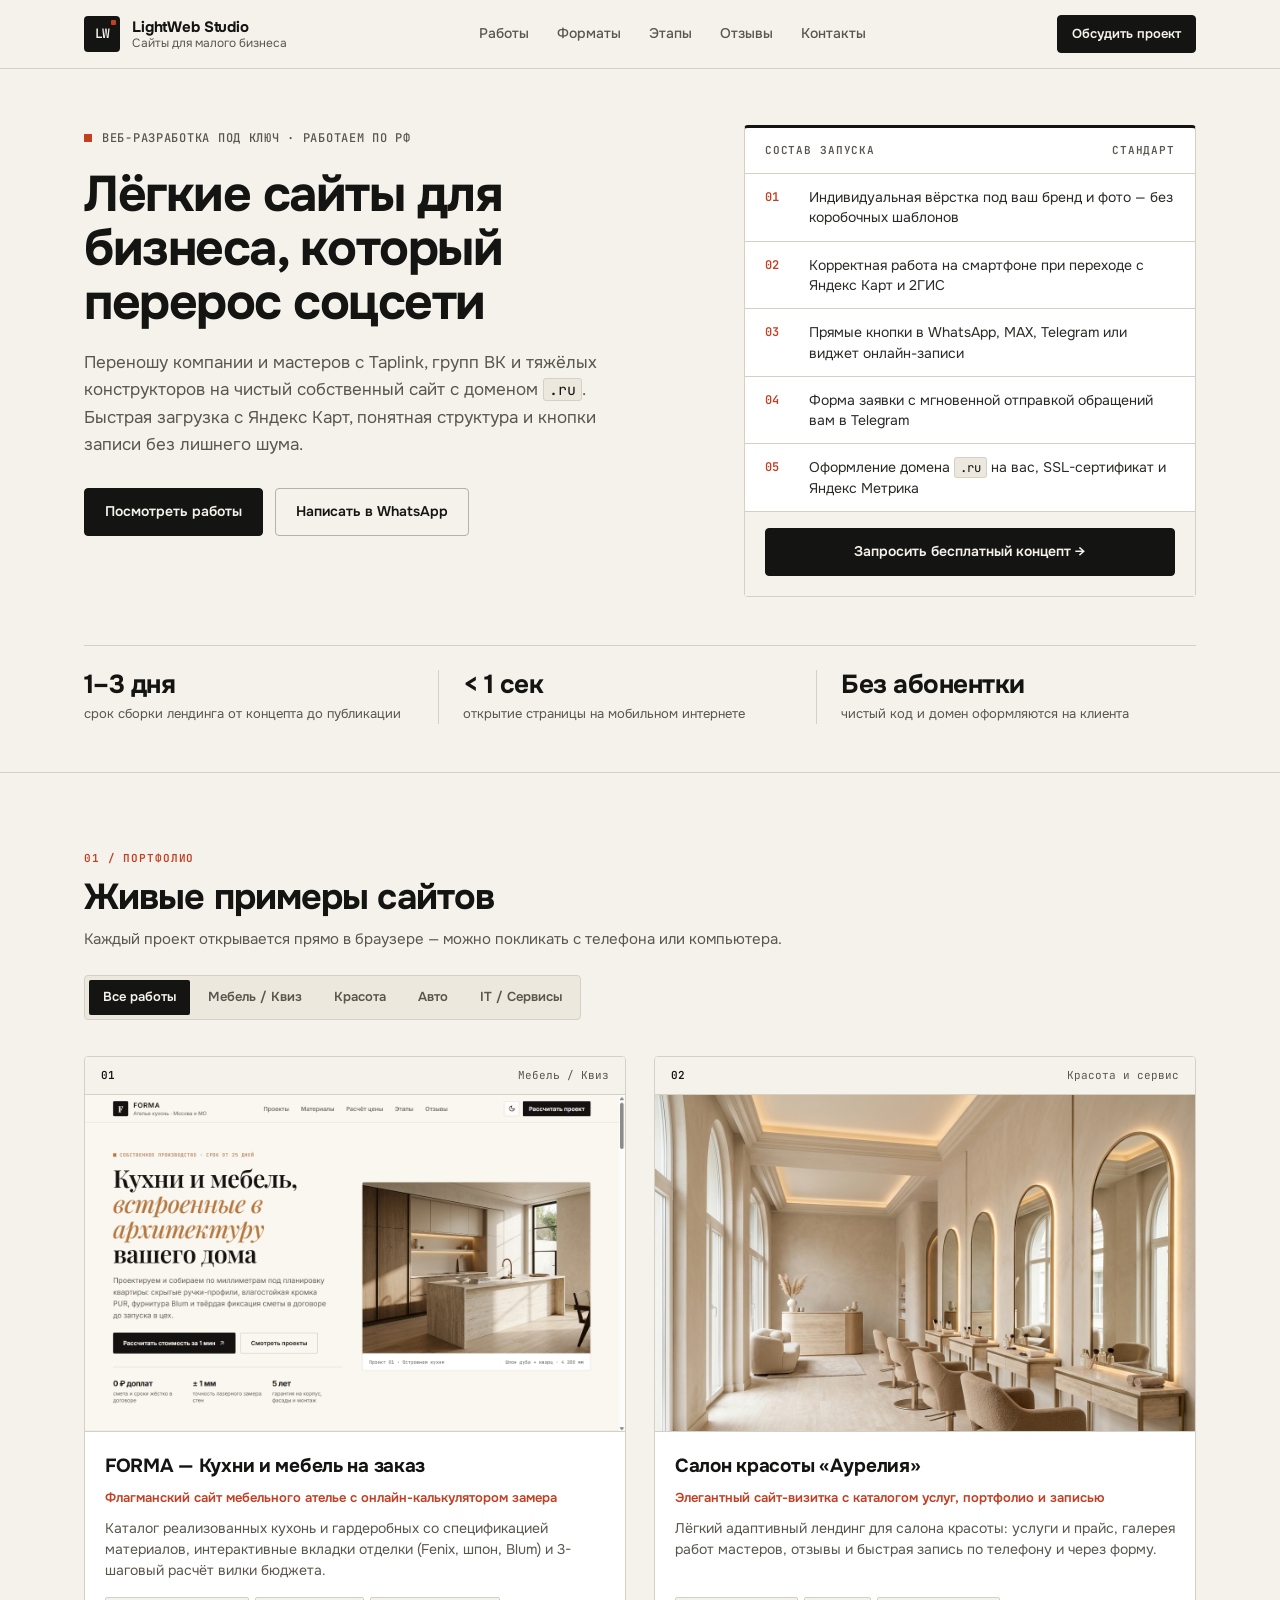
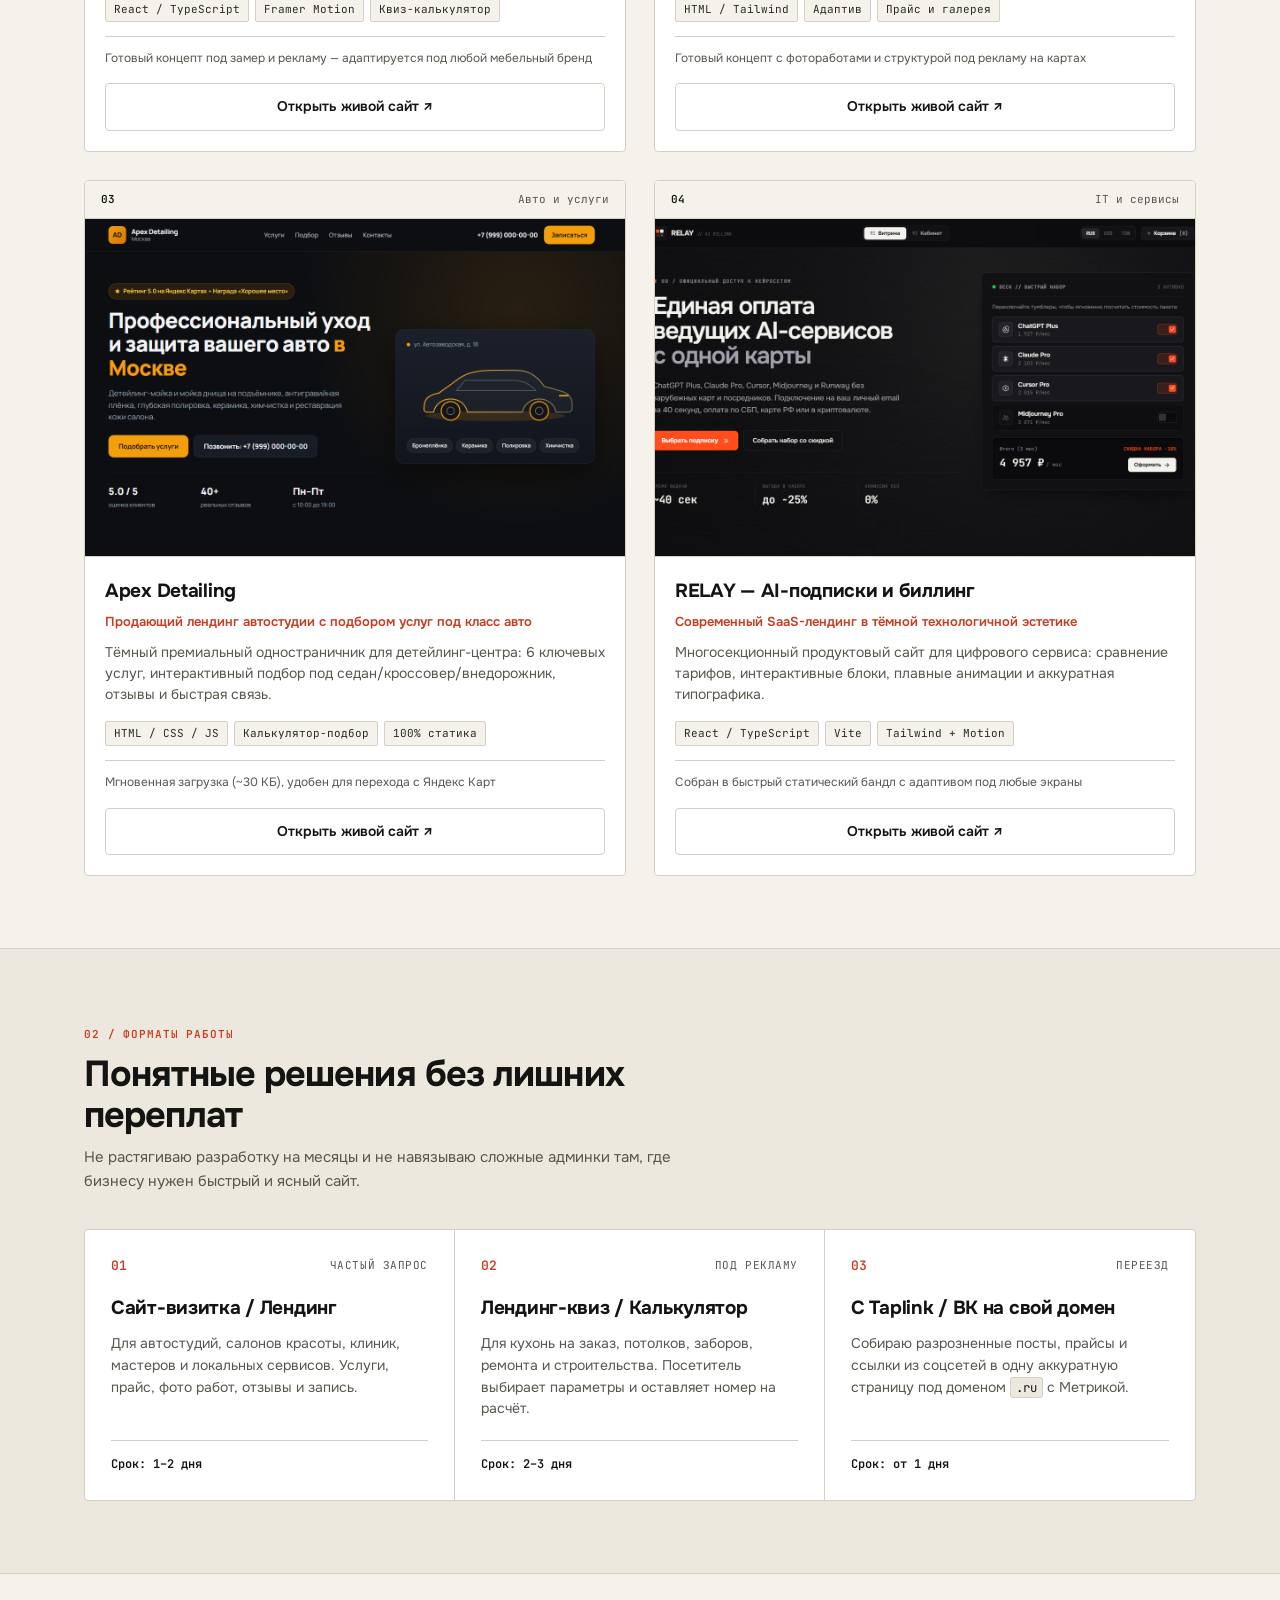
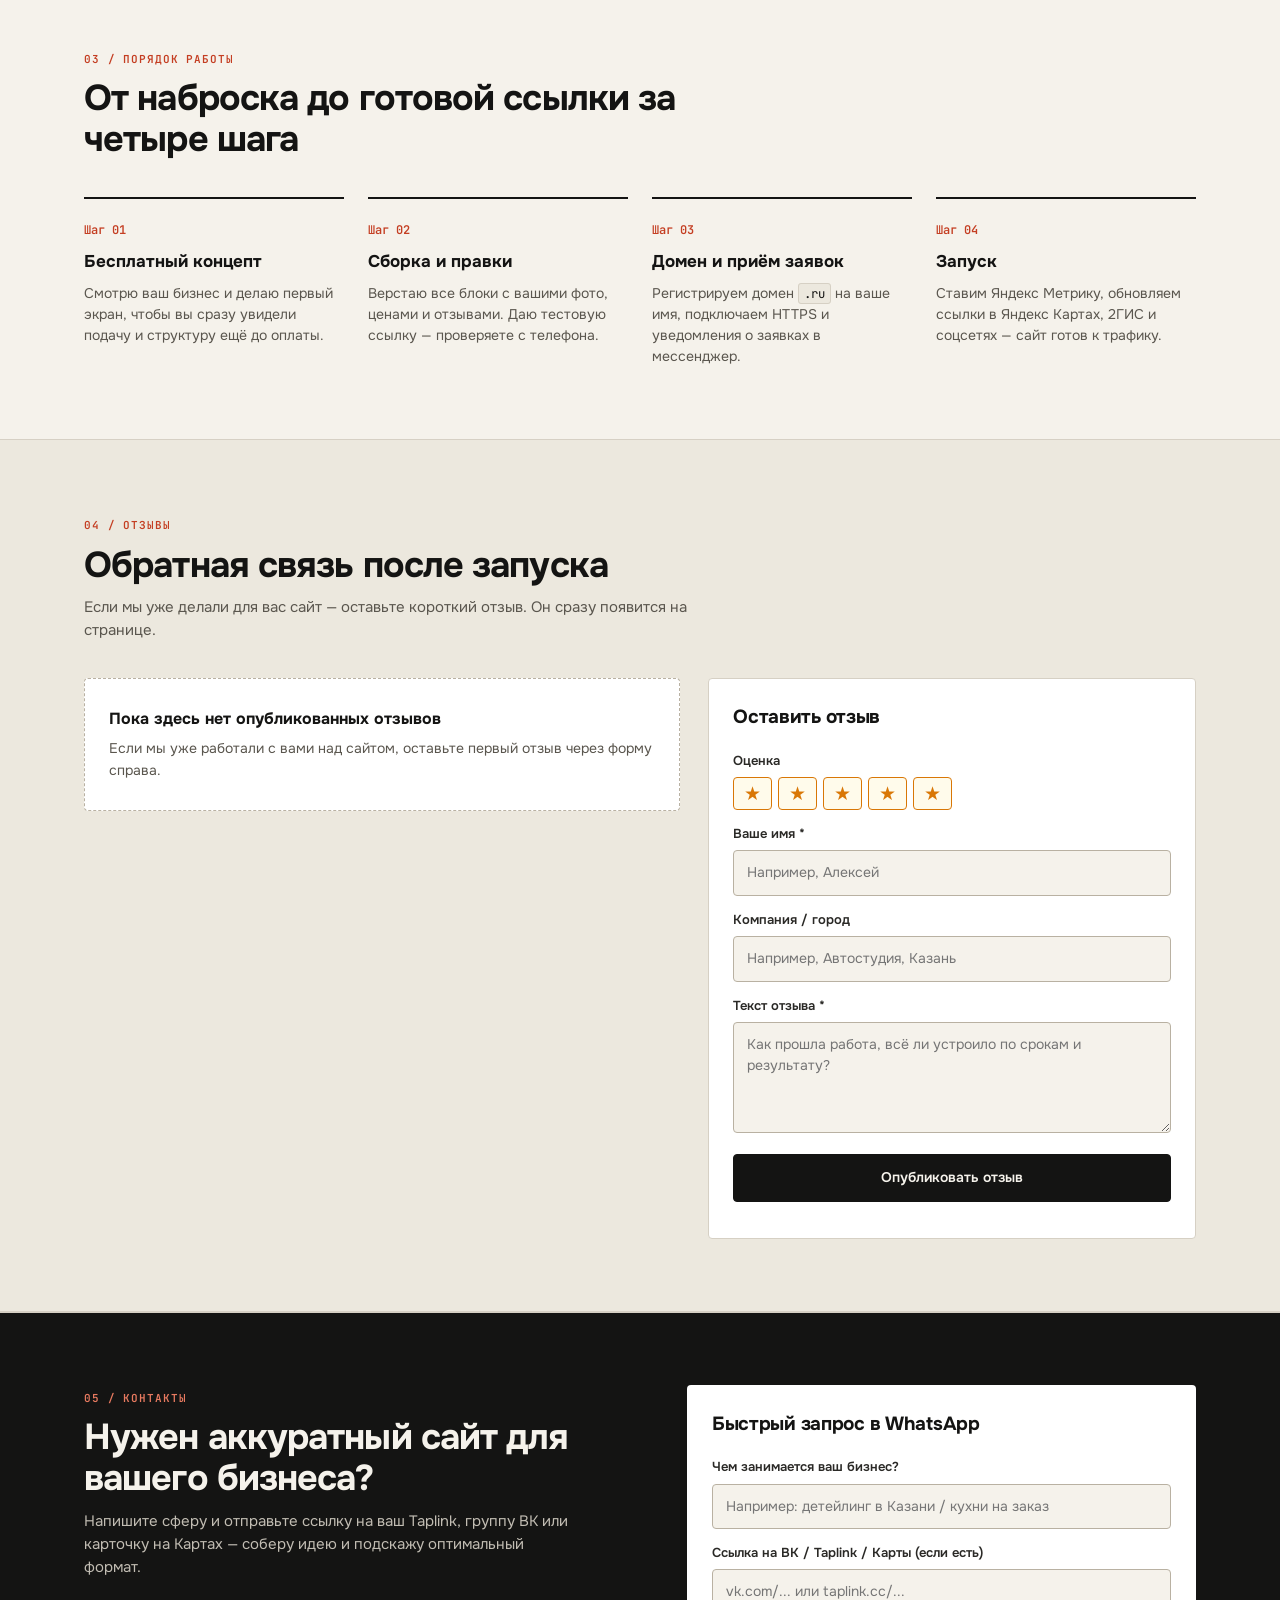
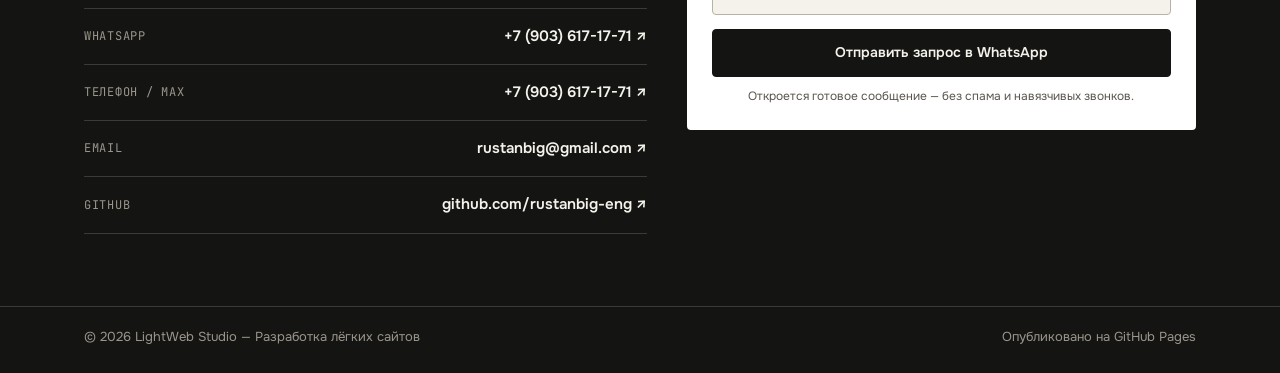
<file: index.html>
<!DOCTYPE html>
<html lang="ru">
<head>
  <meta charset="UTF-8" />
  <meta name="viewport" content="width=device-width, initial-scale=1.0" />
  <meta name="color-scheme" content="light dark" />
  <meta name="theme-color" content="#f5f2eb" media="(prefers-color-scheme: light)" />
  <meta name="theme-color" content="#111110" media="(prefers-color-scheme: dark)" />
  <title>LightWeb Studio — Лёгкие сайты под ключ для бизнеса</title>
  <meta name="description" content="Разработка лёгких быстрых сайтов-визиток и лендингов под ключ для локального бизнеса: перенос с Taplink и ВК на собственный .ru домен, адаптив, подключение заявок." />
  <link rel="icon" type="image/svg+xml" href="./favicon.svg" />
  <link rel="preconnect" href="https://fonts.googleapis.com" />
  <link rel="preconnect" href="https://fonts.gstatic.com" crossorigin />
  <link href="https://fonts.googleapis.com/css2?family=JetBrains+Mono:wght@400;500;600&family=Onest:wght@400;500;600;700;800&display=swap" rel="stylesheet" />
  <link rel="stylesheet" href="./styles.css?v=3" />
  <!-- Yandex.Metrika counter -->
  <script type="text/javascript">
      (function(m,e,t,r,i,k,a){
          m[i]=m[i]||function(){(m[i].a=m[i].a||[]).push(arguments)};
          m[i].l=1*new Date();
          for (var j = 0; j < document.scripts.length; j++) {if (document.scripts[j].src === r) { return; }}
          k=e.createElement(t),a=e.getElementsByTagName(t)[0],k.async=1,k.src=r,a.parentNode.insertBefore(k,a)
      })(window, document,'script','https://mc.yandex.ru/metrika/tag.js?id=114509387', 'ym');

      ym(114509387, 'init', {ssr:true, webvisor:true, clickmap:true, ecommerce:"dataLayer", referrer: document.referrer, url: location.href, accurateTrackBounce:true, trackLinks:true});
  </script>
  <!-- /Yandex.Metrika counter -->
</head>
<body>
  <noscript><div><img src="https://mc.yandex.ru/watch/114509387" style="position:absolute; left:-9999px;" alt="" /></div></noscript>
  <header class="header">
    <div class="container header__inner">
      <a href="#top" class="brand">
        <span class="brand__mark" aria-hidden="true">LW</span>
        <span class="brand__text">
          <strong>LightWeb Studio</strong>
          <small>Сайты для малого бизнеса</small>
        </span>
      </a>

      <nav class="nav" id="nav" aria-label="Навигация">
        <a href="#works">Работы</a>
        <a href="#services">Форматы</a>
        <a href="#process">Этапы</a>
        <a href="#reviews">Отзывы</a>
        <a href="#contact">Контакты</a>
      </nav>

      <div class="header__actions">
        <a href="https://wa.me/79036171771" target="_blank" rel="noopener noreferrer" class="btn btn--primary btn--sm">Обсудить проект</a>
        <button class="burger" id="burgerBtn" type="button" aria-label="Меню" aria-expanded="false">
          <span></span><span></span><span></span>
        </button>
      </div>
    </div>
  </header>

  <main id="top">
    <section class="hero">
      <div class="container">
        <div class="hero__grid">
          <div class="hero__main">
            <div class="kicker">
              <span class="kicker__mark" aria-hidden="true"></span>
              <span>Веб-разработка под ключ · Работаем по РФ</span>
            </div>

            <h1 class="hero__title">
              Лёгкие сайты для бизнеса, который перерос соцсети
            </h1>

            <p class="hero__subtitle">
              Переношу компании и мастеров с Taplink, групп ВК и тяжёлых конструкторов на чистый собственный сайт с доменом <code>.ru</code>. Быстрая загрузка с Яндекс Карт, понятная структура и кнопки записи без лишнего шума.
            </p>

            <div class="hero__cta">
              <a href="#works" class="btn btn--primary">Посмотреть работы</a>
              <a href="https://wa.me/79036171771?text=%D0%97%D0%B4%D1%80%D0%B0%D0%B2%D1%81%D1%82%D0%B2%D1%83%D0%B9%D1%82%D0%B5!%20%D0%98%D0%BD%D1%82%D0%B5%D1%80%D0%B5%D1%81%D1%83%D0%B5%D1%82%20%D1%81%D0%B0%D0%B9%D1%82%20%D0%B4%D0%BB%D1%8F%20%D0%B1%D0%B8%D0%B7%D0%BD%D0%B5%D1%81%D0%B0." target="_blank" rel="noopener noreferrer" class="btn btn--outline">Написать в WhatsApp</a>
            </div>
          </div>

          <aside class="spec-sheet" aria-label="Что входит в проект">
            <div class="spec-sheet__head">
              <span class="mono-label">Состав запуска</span>
              <span class="mono-label">Стандарт</span>
            </div>
            <ol class="spec-list">
              <li>
                <span class="spec-list__num">01</span>
                <span>Индивидуальная вёрстка под ваш бренд и фото — без коробочных шаблонов</span>
              </li>
              <li>
                <span class="spec-list__num">02</span>
                <span>Корректная работа на смартфоне при переходе с Яндекс Карт и 2ГИС</span>
              </li>
              <li>
                <span class="spec-list__num">03</span>
                <span>Прямые кнопки в WhatsApp, MAX, Telegram или виджет онлайн-записи</span>
              </li>
              <li>
                <span class="spec-list__num">04</span>
                <span>Форма заявки с мгновенной отправкой обращений вам в Telegram</span>
              </li>
              <li>
                <span class="spec-list__num">05</span>
                <span>Оформление домена <code>.ru</code> на вас, SSL-сертификат и Яндекс Метрика</span>
              </li>
            </ol>
            <div class="spec-sheet__foot">
              <a href="#contact" class="btn btn--primary btn--full">Запросить бесплатный концепт →</a>
            </div>
          </aside>
        </div>

        <div class="metrics-strip">
          <div class="metric-item">
            <strong>1–3 дня</strong>
            <span>срок сборки лендинга от концепта до публикации</span>
          </div>
          <div class="metric-item">
            <strong>&lt; 1 сек</strong>
            <span>открытие страницы на мобильном интернете</span>
          </div>
          <div class="metric-item">
            <strong>Без абонентки</strong>
            <span>чистый код и домен оформляются на клиента</span>
          </div>
        </div>
      </div>
    </section>

    <section class="section" id="works">
      <div class="container">
        <div class="section__head section__head--row">
          <div>
            <span class="eyebrow">01 / Портфолио</span>
            <h2>Живые примеры сайтов</h2>
            <p>Каждый проект открывается прямо в браузере — можно покликать с телефона или компьютера.</p>
          </div>

          <div class="filter-tabs" id="filterTabs" role="group" aria-label="Фильтр проектов">
            <button type="button" class="tab is-active" data-filter="all">Все работы</button>
            <button type="button" class="tab" data-filter="mebel">Мебель / Квиз</button>
            <button type="button" class="tab" data-filter="beauty">Красота</button>
            <button type="button" class="tab" data-filter="auto">Авто</button>
            <button type="button" class="tab" data-filter="tech">IT / Сервисы</button>
          </div>
        </div>

        <div class="projects-grid" id="projectsGrid"></div>
      </div>
    </section>

    <section class="section section--tinted" id="services">
      <div class="container">
        <div class="section__head">
          <span class="eyebrow">02 / Форматы работы</span>
          <h2>Понятные решения без лишних переплат</h2>
          <p>Не растягиваю разработку на месяцы и не навязываю сложные админки там, где бизнесу нужен быстрый и ясный сайт.</p>
        </div>

        <div class="ledger-3">
          <article class="ledger-cell">
            <div class="ledger-cell__top">
              <span class="mono-num">01</span>
              <span class="ledger-tag">Частый запрос</span>
            </div>
            <h3>Сайт-визитка / Лендинг</h3>
            <p>Для автостудий, салонов красоты, клиник, мастеров и локальных сервисов. Услуги, прайс, фото работ, отзывы и запись.</p>
            <div class="ledger-cell__meta">Срок: 1–2 дня</div>
          </article>

          <article class="ledger-cell">
            <div class="ledger-cell__top">
              <span class="mono-num">02</span>
              <span class="ledger-tag">Под рекламу</span>
            </div>
            <h3>Лендинг-квиз / Калькулятор</h3>
            <p>Для кухонь на заказ, потолков, заборов, ремонта и строительства. Посетитель выбирает параметры и оставляет номер на расчёт.</p>
            <div class="ledger-cell__meta">Срок: 2–3 дня</div>
          </article>

          <article class="ledger-cell">
            <div class="ledger-cell__top">
              <span class="mono-num">03</span>
              <span class="ledger-tag">Переезд</span>
            </div>
            <h3>С Taplink / ВК на свой домен</h3>
            <p>Собираю разрозненные посты, прайсы и ссылки из соцсетей в одну аккуратную страницу под доменом <code>.ru</code> с Метрикой.</p>
            <div class="ledger-cell__meta">Срок: от 1 дня</div>
          </article>
        </div>
      </div>
    </section>

    <section class="section" id="process">
      <div class="container">
        <div class="section__head">
          <span class="eyebrow">03 / Порядок работы</span>
          <h2>От наброска до готовой ссылки за четыре шага</h2>
        </div>

        <div class="steps-grid">
          <div class="step">
            <span class="step__num">Шаг 01</span>
            <h3>Бесплатный концепт</h3>
            <p>Смотрю ваш бизнес и делаю первый экран, чтобы вы сразу увидели подачу и структуру ещё до оплаты.</p>
          </div>
          <div class="step">
            <span class="step__num">Шаг 02</span>
            <h3>Сборка и правки</h3>
            <p>Верстаю все блоки с вашими фото, ценами и отзывами. Даю тестовую ссылку — проверяете с телефона.</p>
          </div>
          <div class="step">
            <span class="step__num">Шаг 03</span>
            <h3>Домен и приём заявок</h3>
            <p>Регистрируем домен <code>.ru</code> на ваше имя, подключаем HTTPS и уведомления о заявках в мессенджер.</p>
          </div>
          <div class="step">
            <span class="step__num">Шаг 04</span>
            <h3>Запуск</h3>
            <p>Ставим Яндекс Метрику, обновляем ссылки в Яндекс Картах, 2ГИС и соцсетях — сайт готов к трафику.</p>
          </div>
        </div>
      </div>
    </section>

    <section class="section section--tinted" id="reviews">
      <div class="container">
        <div class="section__head">
          <span class="eyebrow">04 / Отзывы</span>
          <h2>Обратная связь после запуска</h2>
          <p>Если мы уже делали для вас сайт — оставьте короткий отзыв. Он сразу появится на странице.</p>
        </div>

        <div class="reviews-layout">
          <div class="reviews-list" id="reviewsList"></div>

          <form class="paper-form review-form" id="reviewForm" novalidate>
            <h3>Оставить отзыв</h3>

            <div class="field">
              <span>Оценка</span>
              <div class="star-picker" id="starPicker" role="radiogroup" aria-label="Оценка от 1 до 5">
                <button type="button" class="star-btn is-on" data-star="1" aria-label="1 звезда">★</button>
                <button type="button" class="star-btn is-on" data-star="2" aria-label="2 звезды">★</button>
                <button type="button" class="star-btn is-on" data-star="3" aria-label="3 звезды">★</button>
                <button type="button" class="star-btn is-on" data-star="4" aria-label="4 звезды">★</button>
                <button type="button" class="star-btn is-on" data-star="5" aria-label="5 звёзд">★</button>
              </div>
            </div>

            <label class="field">
              <span>Ваше имя *</span>
              <input type="text" id="reviewName" placeholder="Например, Алексей" maxlength="60" required />
            </label>

            <label class="field">
              <span>Компания / город</span>
              <input type="text" id="reviewCompany" placeholder="Например, Автостудия, Казань" maxlength="80" />
            </label>

            <label class="field">
              <span>Текст отзыва *</span>
              <textarea id="reviewText" rows="4" placeholder="Как прошла работа, всё ли устроило по срокам и результату?" maxlength="600" required></textarea>
            </label>

            <button type="submit" class="btn btn--primary btn--full">Опубликовать отзыв</button>
            <div class="review-feedback" id="reviewFeedback" role="status" aria-live="polite"></div>
          </form>
        </div>
      </div>
    </section>

    <section class="section section--ink" id="contact">
      <div class="container contact-grid">
        <div>
          <span class="eyebrow eyebrow--light">05 / Контакты</span>
          <h2>Нужен аккуратный сайт для вашего бизнеса?</h2>
          <p class="contact-lead">
            Напишите сферу и отправьте ссылку на ваш Taplink, группу ВК или карточку на Картах — соберу идею и подскажу оптимальный формат.
          </p>

          <div class="contact-rows">
            <a href="https://wa.me/79036171771" target="_blank" rel="noopener noreferrer" class="contact-row">
              <span class="contact-row__label">WhatsApp</span>
              <span class="contact-row__val">+7 (903) 617-17-71 ↗</span>
            </a>
            <a href="tel:+79036171771" class="contact-row">
              <span class="contact-row__label">Телефон / MAX</span>
              <span class="contact-row__val">+7 (903) 617-17-71 ↗</span>
            </a>
            <a href="mailto:rustanbig@gmail.com" class="contact-row">
              <span class="contact-row__label">Email</span>
              <span class="contact-row__val">rustanbig@gmail.com ↗</span>
            </a>
            <a href="https://github.com/rustanbig-eng" target="_blank" rel="noopener noreferrer" class="contact-row">
              <span class="contact-row__label">GitHub</span>
              <span class="contact-row__val">github.com/rustanbig-eng ↗</span>
            </a>
          </div>
        </div>

        <form class="paper-form paper-form--on-dark" id="briefForm">
          <h3>Быстрый запрос в WhatsApp</h3>
          <label class="field">
            <span>Чем занимается ваш бизнес?</span>
            <input type="text" id="bizInput" placeholder="Например: детейлинг в Казани / кухни на заказ" required />
          </label>
          <label class="field">
            <span>Ссылка на ВК / Taplink / Карты (если есть)</span>
            <input type="text" id="linkInput" placeholder="vk.com/... или taplink.cc/..." />
          </label>
          <button type="submit" class="btn btn--primary btn--full">Отправить запрос в WhatsApp</button>
          <p class="form-hint">Откроется готовое сообщение — без спама и навязчивых звонков.</p>
        </form>
      </div>
    </section>
  </main>

  <footer class="footer">
    <div class="container footer__inner">
      <span>© 2026 LightWeb Studio — Разработка лёгких сайтов</span>
      <span>Опубликовано на GitHub Pages</span>
    </div>
  </footer>

  <script src="./projects.js"></script>
  <script src="./reviews.js"></script>
  <script src="./script.js"></script>
</body>
</html>
</file>
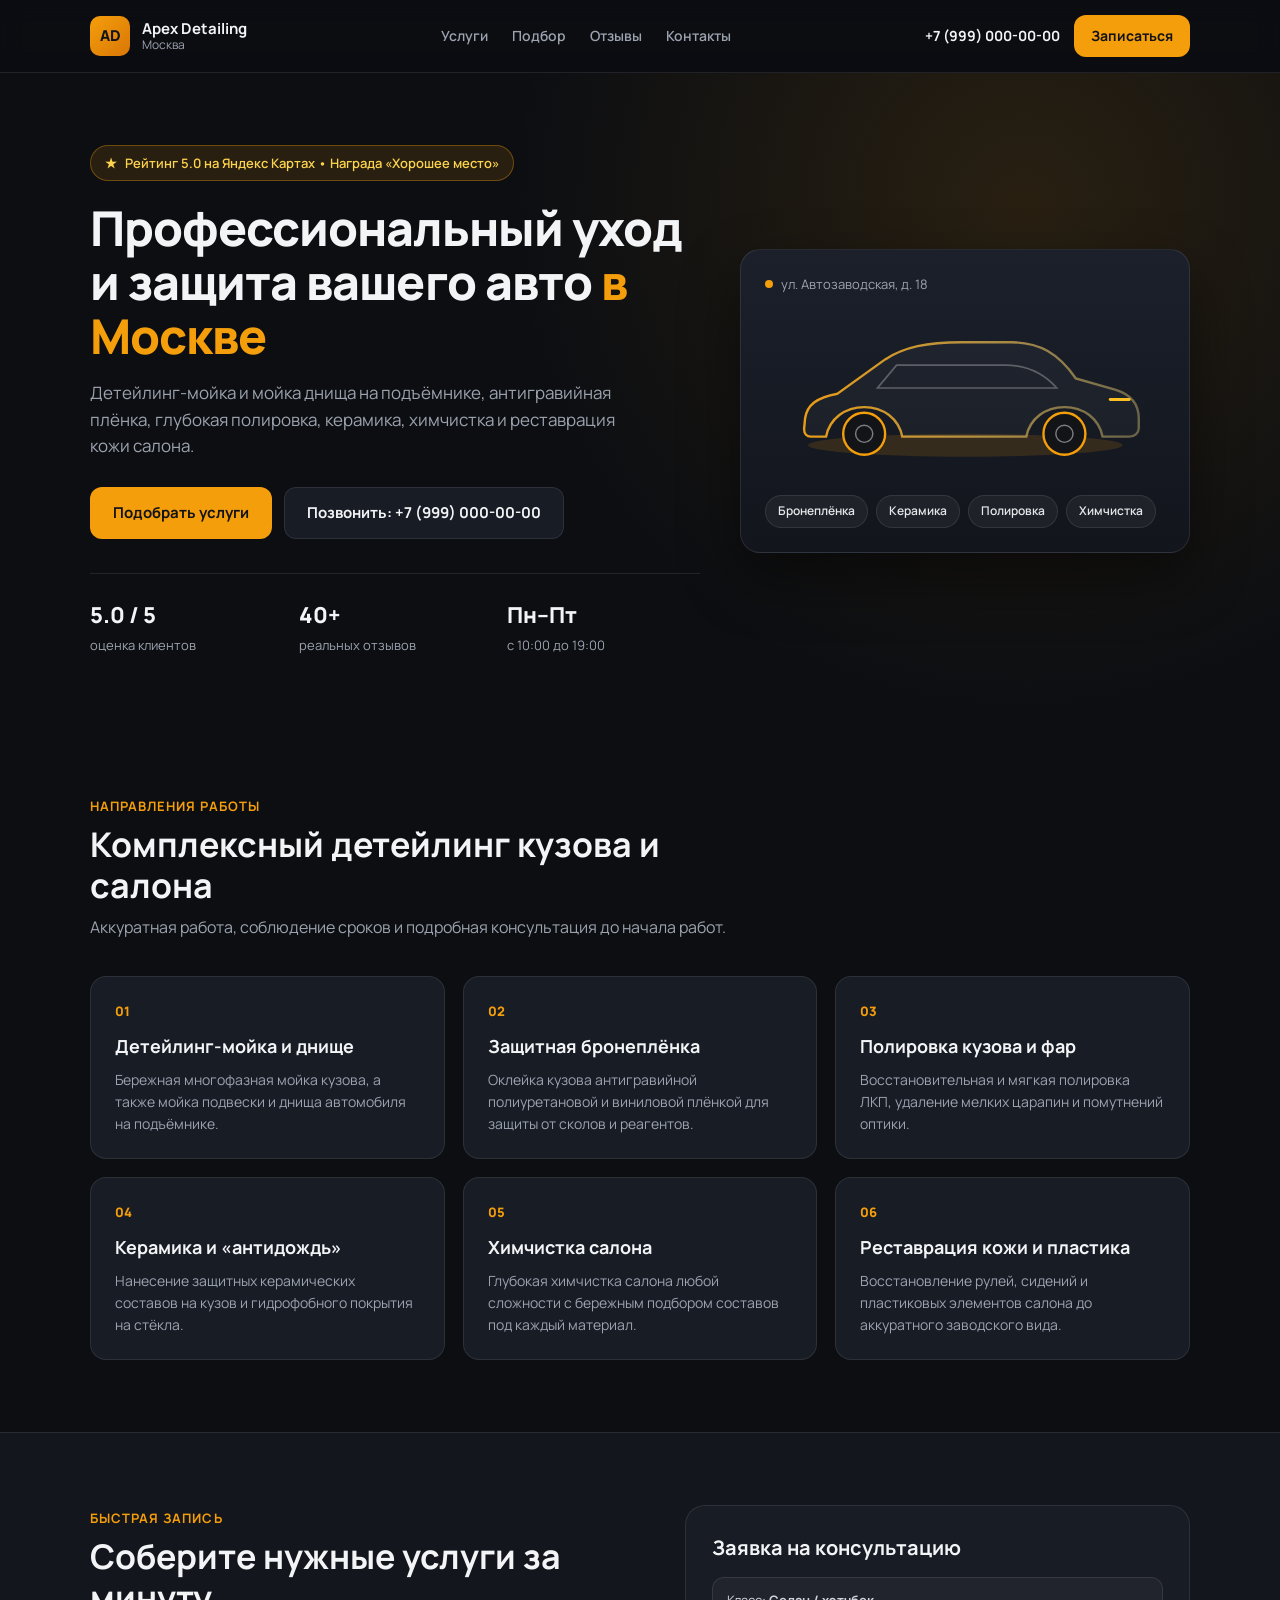
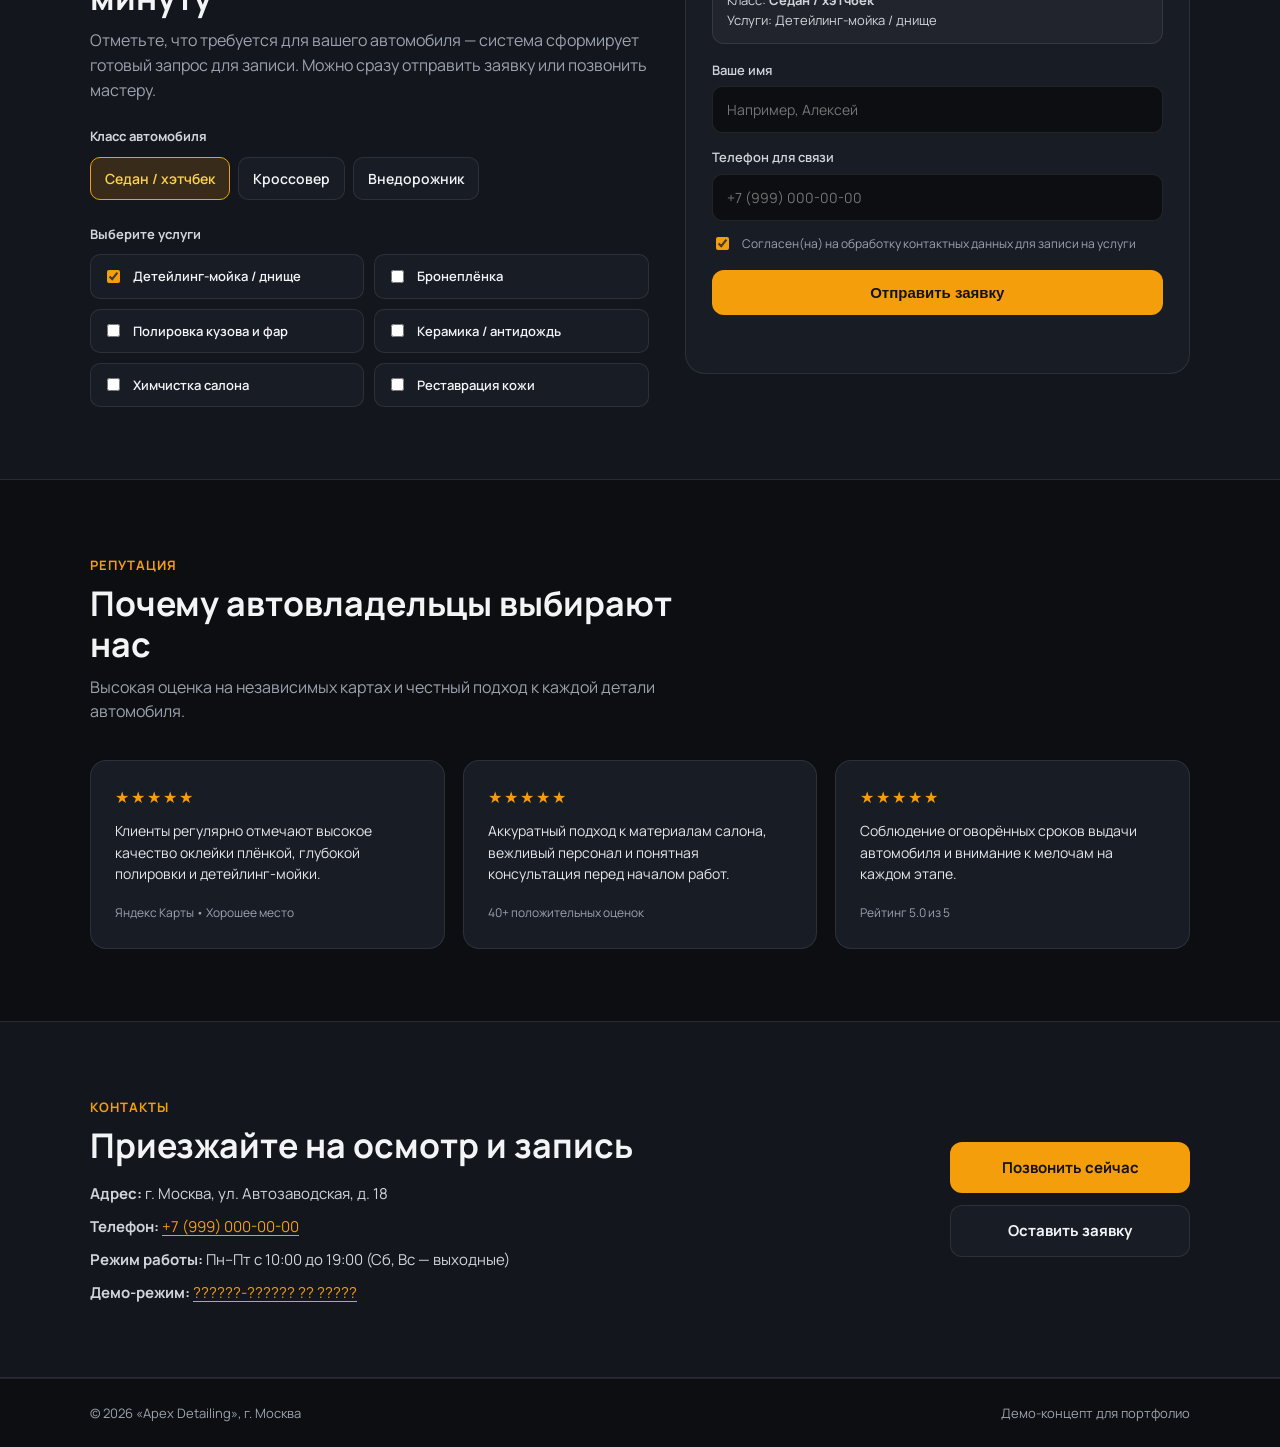
<file: demos/apex-detailing/index.html>
<!DOCTYPE html>
<html lang="ru">
<head>
  <meta charset="UTF-8" />
  <meta name="viewport" content="width=device-width, initial-scale=1.0" />
  <title>Apex Detailing — уход и защита авто в Москве</title>
  <meta name="description" content="Детейлинг-центр «Apex Detailing» в Москве: полировка, защитная плёнка, керамика, химчистка салона, реставрация кожи и мойка днища. Рейтинг 5.0 на Яндекс Картах." />
  <link rel="preconnect" href="https://fonts.googleapis.com" />
  <link rel="preconnect" href="https://fonts.gstatic.com" crossorigin />
  <link href="https://fonts.googleapis.com/css2?family=Manrope:wght@400;500;600;700;800&display=swap" rel="stylesheet" />
  <link rel="icon" type="image/svg+xml" href="./favicon.svg" />
  <link rel="stylesheet" href="./styles.css" />
  <!-- Yandex.Metrika counter -->
  <script type="text/javascript">
      (function(m,e,t,r,i,k,a){
          m[i]=m[i]||function(){(m[i].a=m[i].a||[]).push(arguments)};
          m[i].l=1*new Date();
          for (var j = 0; j < document.scripts.length; j++) {if (document.scripts[j].src === r) { return; }}
          k=e.createElement(t),a=e.getElementsByTagName(t)[0],k.async=1,k.src=r,a.parentNode.insertBefore(k,a)
      })(window, document,'script','https://mc.yandex.ru/metrika/tag.js?id=114509387', 'ym');

      ym(114509387, 'init', {ssr:true, webvisor:true, clickmap:true, ecommerce:"dataLayer", referrer: document.referrer, url: location.href, accurateTrackBounce:true, trackLinks:true});
  </script>
  <!-- /Yandex.Metrika counter -->
</head>
<body>
  <noscript><div><img src="https://mc.yandex.ru/watch/114509387" style="position:absolute; left:-9999px;" alt="" /></div></noscript>
  <header class="header">
    <div class="container header__inner">
      <a href="#top" class="logo" aria-label="Apex Detailing">
        <span class="logo__mark" aria-hidden="true">AD</span>
        <span class="logo__text">
          <strong>Apex Detailing</strong>
          <small>Москва</small>
        </span>
      </a>

      <nav class="nav" id="nav" aria-label="Основная навигация">
        <a href="#services" class="nav__link">Услуги</a>
        <a href="#estimator" class="nav__link">Подбор</a>
        <a href="#reviews" class="nav__link">Отзывы</a>
        <a href="#contacts" class="nav__link">Контакты</a>
      </nav>

      <div class="header__actions">
        <a href="tel:+79990000000" class="phone-link">+7 (999) 000-00-00</a>
        <a href="#estimator" class="btn btn--primary btn--sm">Записаться</a>
        <button class="burger" id="burgerBtn" type="button" aria-label="Открыть меню" aria-expanded="false">
          <span></span><span></span><span></span>
        </button>
      </div>
    </div>
  </header>

  <main id="top">
    <section class="hero">
      <div class="container hero__grid">
        <div class="hero__content">
          <div class="badge">
            <span class="badge__star" aria-hidden="true">★</span>
            Рейтинг 5.0 на Яндекс Картах • Награда «Хорошее место»
          </div>

          <h1 class="hero__title">
            Профессиональный уход и защита вашего авто <span>в Москве</span>
          </h1>

          <p class="hero__subtitle">
            Детейлинг-мойка и мойка днища на подъёмнике, антигравийная плёнка, глубокая полировка, керамика, химчистка и реставрация кожи салона.
          </p>

          <div class="hero__cta">
            <a href="#estimator" class="btn btn--primary">Подобрать услуги</a>
            <a href="tel:+79990000000" class="btn btn--ghost">Позвонить: +7 (999) 000-00-00</a>
          </div>

          <div class="stats">
            <div class="stat">
              <strong>5.0 / 5</strong>
              <span>оценка клиентов</span>
            </div>
            <div class="stat">
              <strong>40+</strong>
              <span>реальных отзывов</span>
            </div>
            <div class="stat">
              <strong>Пн–Пт</strong>
              <span>с 10:00 до 19:00</span>
            </div>
          </div>
        </div>

        <div class="hero__visual" aria-hidden="true">
          <div class="showcase-card">
            <div class="showcase-card__top">
              <span class="dot dot--amber"></span>
              <span>ул. Автозаводская, д. 18</span>
            </div>

            <svg class="car-svg" viewBox="0 0 420 180" fill="none" xmlns="http://www.w3.org/2000/svg">
              <defs>
                <linearGradient id="carGlow" x1="30" y1="40" x2="390" y2="140" gradientUnits="userSpaceOnUse">
                  <stop stop-color="#F59E0B" />
                  <stop offset="1" stop-color="#FDE68A" stop-opacity="0.35" />
                </linearGradient>
              </defs>
              <ellipse cx="210" cy="146" rx="165" ry="12" fill="rgba(245, 158, 11, 0.14)" />
              <path
                d="M42 118C44 104 54 96 76 92L126 56C146 43 170 38 206 38H258C288 38 308 50 326 76L368 88C384 93 392 103 392 118V128C392 133 388 137 382 137H354C350 118 334 106 314 106C294 106 278 118 274 137H144C140 118 124 106 104 106C84 106 68 118 64 137H48C44 137 41 134 41 129L42 118Z"
                stroke="url(#carGlow)"
                stroke-width="2.5"
                fill="rgba(255,255,255,0.03)"
              />
              <path d="M138 62H252C274 62 292 70 306 86H118L138 62Z" stroke="rgba(255,255,255,0.28)" stroke-width="1.8" />
              <circle cx="104" cy="134" r="22" stroke="#F59E0B" stroke-width="2.5" fill="#121418" />
              <circle cx="104" cy="134" r="9" stroke="rgba(255,255,255,0.45)" stroke-width="1.5" />
              <circle cx="314" cy="134" r="22" stroke="#F59E0B" stroke-width="2.5" fill="#121418" />
              <circle cx="314" cy="134" r="9" stroke="rgba(255,255,255,0.45)" stroke-width="1.5" />
              <path d="M362 98H382" stroke="#FBBF24" stroke-width="3" stroke-linecap="round" />
            </svg>

            <div class="showcase-card__tags">
              <span>Бронеплёнка</span>
              <span>Керамика</span>
              <span>Полировка</span>
              <span>Химчистка</span>
            </div>
          </div>
        </div>
      </div>
    </section>

    <section class="section" id="services">
      <div class="container">
        <div class="section__head">
          <span class="eyebrow">Направления работы</span>
          <h2>Комплексный детейлинг кузова и салона</h2>
          <p>Аккуратная работа, соблюдение сроков и подробная консультация до начала работ.</p>
        </div>

        <div class="cards-grid">
          <article class="card">
            <div class="card__num">01</div>
            <h3>Детейлинг-мойка и днище</h3>
            <p>Бережная многофазная мойка кузова, а также мойка подвески и днища автомобиля на подъёмнике.</p>
          </article>

          <article class="card">
            <div class="card__num">02</div>
            <h3>Защитная бронеплёнка</h3>
            <p>Оклейка кузова антигравийной полиуретановой и виниловой плёнкой для защиты от сколов и реагентов.</p>
          </article>

          <article class="card">
            <div class="card__num">03</div>
            <h3>Полировка кузова и фар</h3>
            <p>Восстановительная и мягкая полировка ЛКП, удаление мелких царапин и помутнений оптики.</p>
          </article>

          <article class="card">
            <div class="card__num">04</div>
            <h3>Керамика и «антидождь»</h3>
            <p>Нанесение защитных керамических составов на кузов и гидрофобного покрытия на стёкла.</p>
          </article>

          <article class="card">
            <div class="card__num">05</div>
            <h3>Химчистка салона</h3>
            <p>Глубокая химчистка салона любой сложности с бережным подбором составов под каждый материал.</p>
          </article>

          <article class="card">
            <div class="card__num">06</div>
            <h3>Реставрация кожи и пластика</h3>
            <p>Восстановление рулей, сидений и пластиковых элементов салона до аккуратного заводского вида.</p>
          </article>
        </div>
      </div>
    </section>

    <section class="section section--alt" id="estimator">
      <div class="container estimator__grid">
        <div class="estimator__info">
          <span class="eyebrow">Быстрая запись</span>
          <h2>Соберите нужные услуги за минуту</h2>
          <p>
            Отметьте, что требуется для вашего автомобиля — система сформирует готовый запрос для записи.
            Можно сразу отправить заявку или позвонить мастеру.
          </p>

          <div class="estimator__group">
            <span class="label">Класс автомобиля</span>
            <div class="pill-group" role="group" aria-label="Класс автомобиля">
              <button type="button" class="pill is-active" data-car="Седан / хэтчбек">Седан / хэтчбек</button>
              <button type="button" class="pill" data-car="Кроссовер">Кроссовер</button>
              <button type="button" class="pill" data-car="Внедорожник">Внедорожник</button>
            </div>
          </div>

          <div class="estimator__group">
            <span class="label">Выберите услуги</span>
            <div class="checks-grid">
              <label class="check-chip">
                <input type="checkbox" value="Детейлинг-мойка / днище" checked />
                <span>Детейлинг-мойка / днище</span>
              </label>
              <label class="check-chip">
                <input type="checkbox" value="Бронеплёнка" />
                <span>Бронеплёнка</span>
              </label>
              <label class="check-chip">
                <input type="checkbox" value="Полировка кузова и фар" />
                <span>Полировка кузова и фар</span>
              </label>
              <label class="check-chip">
                <input type="checkbox" value="Керамика / антидождь" />
                <span>Керамика / антидождь</span>
              </label>
              <label class="check-chip">
                <input type="checkbox" value="Химчистка салона" />
                <span>Химчистка салона</span>
              </label>
              <label class="check-chip">
                <input type="checkbox" value="Реставрация кожи" />
                <span>Реставрация кожи</span>
              </label>
            </div>
          </div>
        </div>

        <form class="lead-form" id="leadForm" novalidate>
          <h3>Заявка на консультацию</h3>

          <div class="summary-box" id="summaryBox">
            Класс: Седан / хэтчбек<br />
            Услуги: Детейлинг-мойка / днище
          </div>

          <label class="field">
            <span>Ваше имя</span>
            <input type="text" id="clientName" name="name" placeholder="Например, Алексей" required />
          </label>

          <label class="field">
            <span>Телефон для связи</span>
            <input type="tel" id="clientPhone" name="phone" placeholder="+7 (999) 000-00-00" required />
          </label>

          <label class="consent">
            <input type="checkbox" id="consentCheck" checked required />
            <span>Согласен(на) на обработку контактных данных для записи на услуги</span>
          </label>

          <button type="submit" class="btn btn--primary btn--full">Отправить заявку</button>
          <p class="form-feedback" id="formFeedback" role="status" aria-live="polite"></p>
        </form>
      </div>
    </section>

    <section class="section" id="reviews">
      <div class="container">
        <div class="section__head">
          <span class="eyebrow">Репутация</span>
          <h2>Почему автовладельцы выбирают нас</h2>
          <p>Высокая оценка на независимых картах и честный подход к каждой детали автомобиля.</p>
        </div>

        <div class="cards-grid cards-grid--3">
          <div class="review-card">
            <div class="review-card__stars">★★★★★</div>
            <p>Клиенты регулярно отмечают высокое качество оклейки плёнкой, глубокой полировки и детейлинг-мойки.</p>
            <span>Яндекс Карты • Хорошее место</span>
          </div>
          <div class="review-card">
            <div class="review-card__stars">★★★★★</div>
            <p>Аккуратный подход к материалам салона, вежливый персонал и понятная консультация перед началом работ.</p>
            <span>40+ положительных оценок</span>
          </div>
          <div class="review-card">
            <div class="review-card__stars">★★★★★</div>
            <p>Соблюдение оговорённых сроков выдачи автомобиля и внимание к мелочам на каждом этапе.</p>
            <span>Рейтинг 5.0 из 5</span>
          </div>
        </div>
      </div>
    </section>

    <section class="section section--alt" id="contacts">
      <div class="container contacts-box">
        <div>
          <span class="eyebrow">Контакты</span>
          <h2>Приезжайте на осмотр и запись</h2>
          <ul class="contact-list">
            <li><strong>Адрес:</strong> г. Москва, ул. Автозаводская, д. 18</li>
            <li><strong>Телефон:</strong> <a href="tel:+79990000000">+7 (999) 000-00-00</a></li>
            <li><strong>Режим работы:</strong> Пн–Пт с 10:00 до 19:00 (Сб, Вс — выходные)</li>
            <li><strong>Демо-режим:</strong> <a href="#estimator">??????-?????? ?? ?????</a></li>
          </ul>
        </div>

        <div class="contacts-box__actions">
          <a href="tel:+79990000000" class="btn btn--primary">Позвонить сейчас</a>
          <a href="#estimator" class="btn btn--ghost">Оставить заявку</a>
        </div>
      </div>
    </section>
  </main>

  <footer class="footer">
    <div class="container footer__inner">
      <span>© 2026 «Apex Detailing», г. Москва</span>
      <span>Демо-концепт для портфолио</span>
    </div>
  </footer>

  <script src="./script.js"></script>
</body>
</html>
</file>
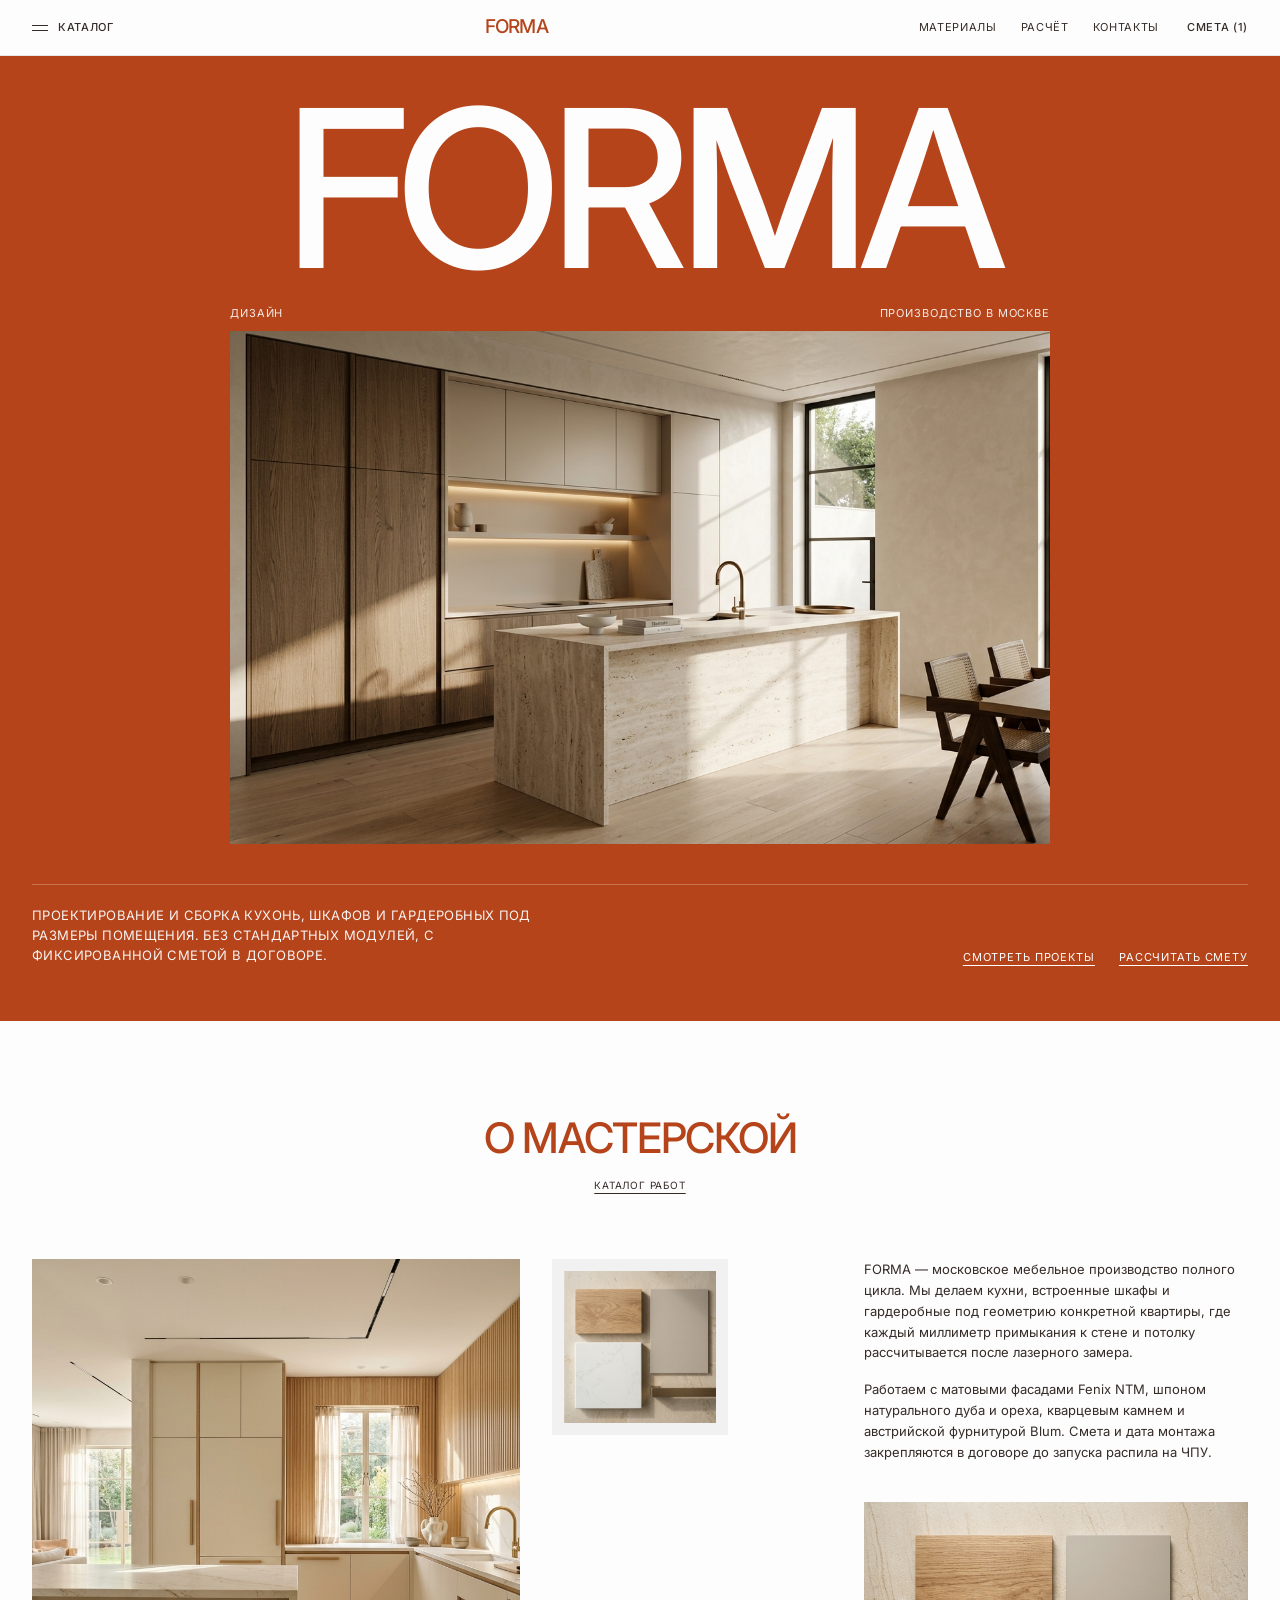
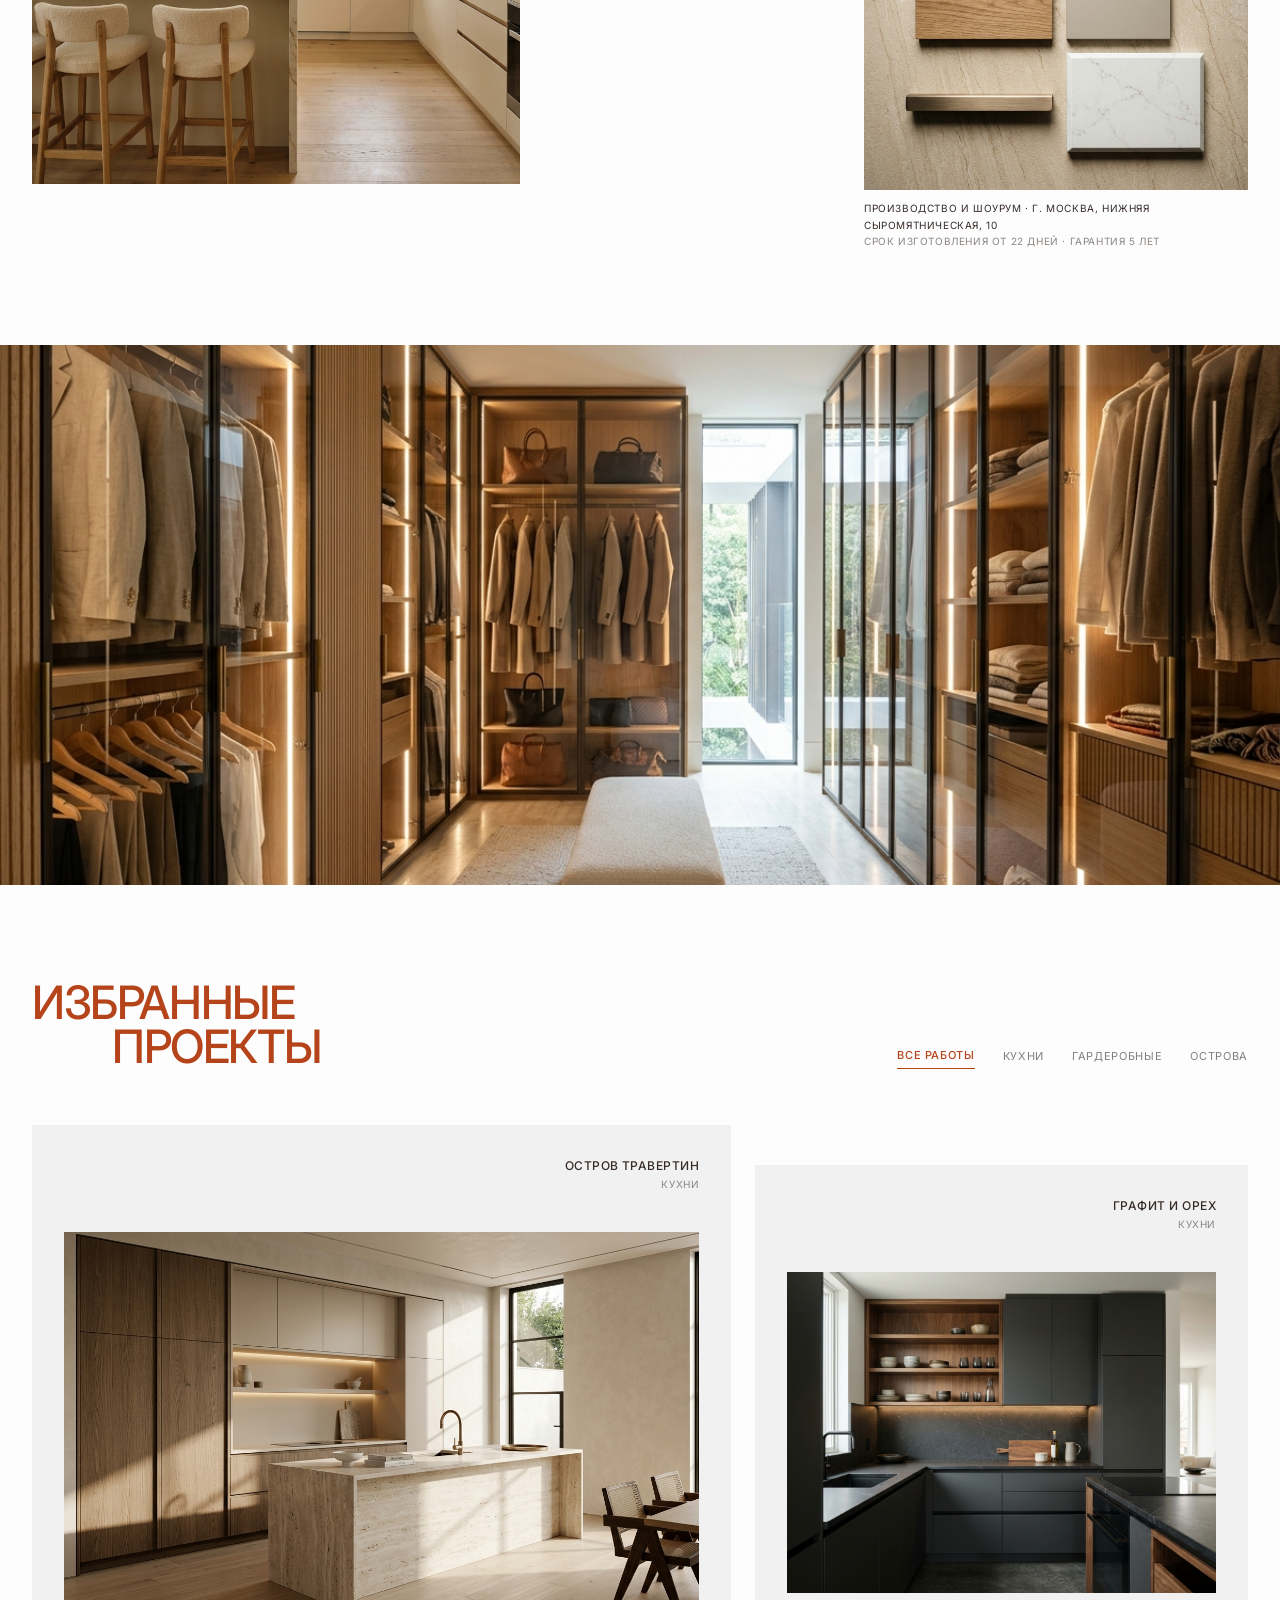
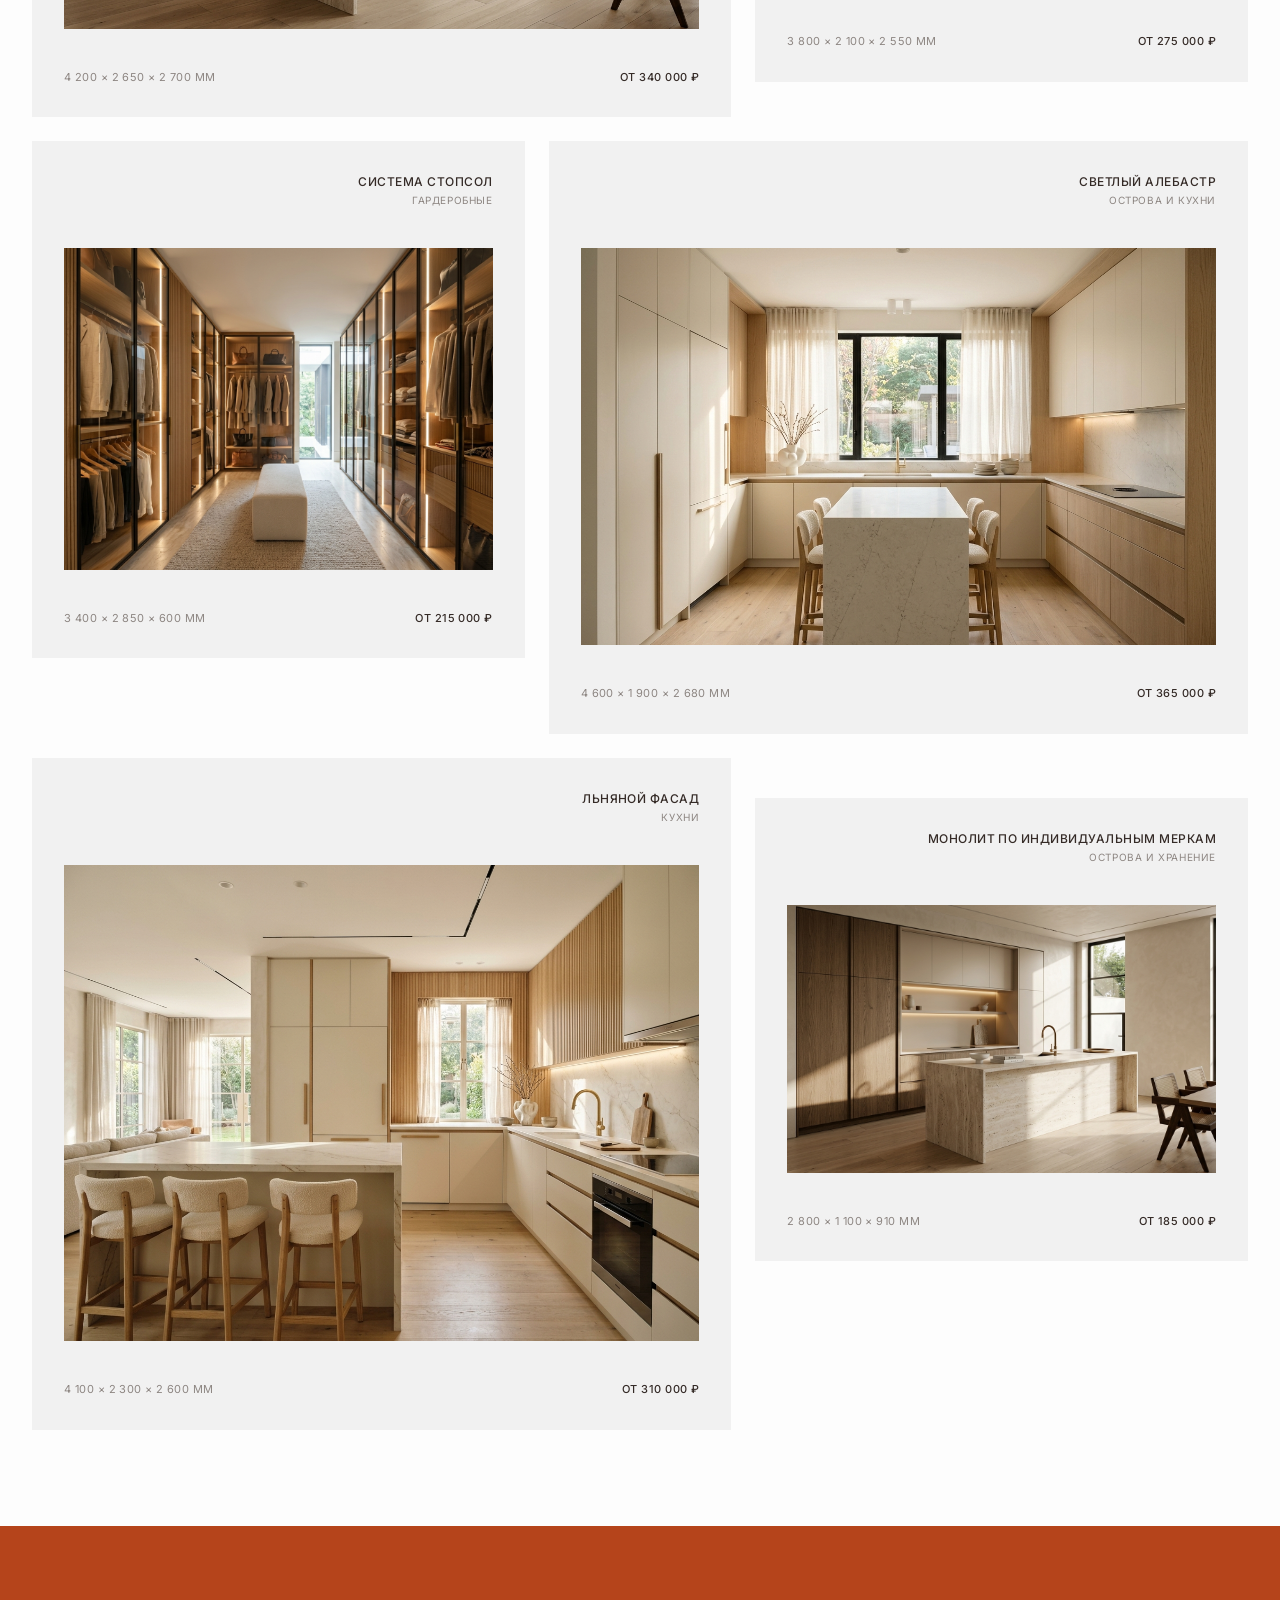
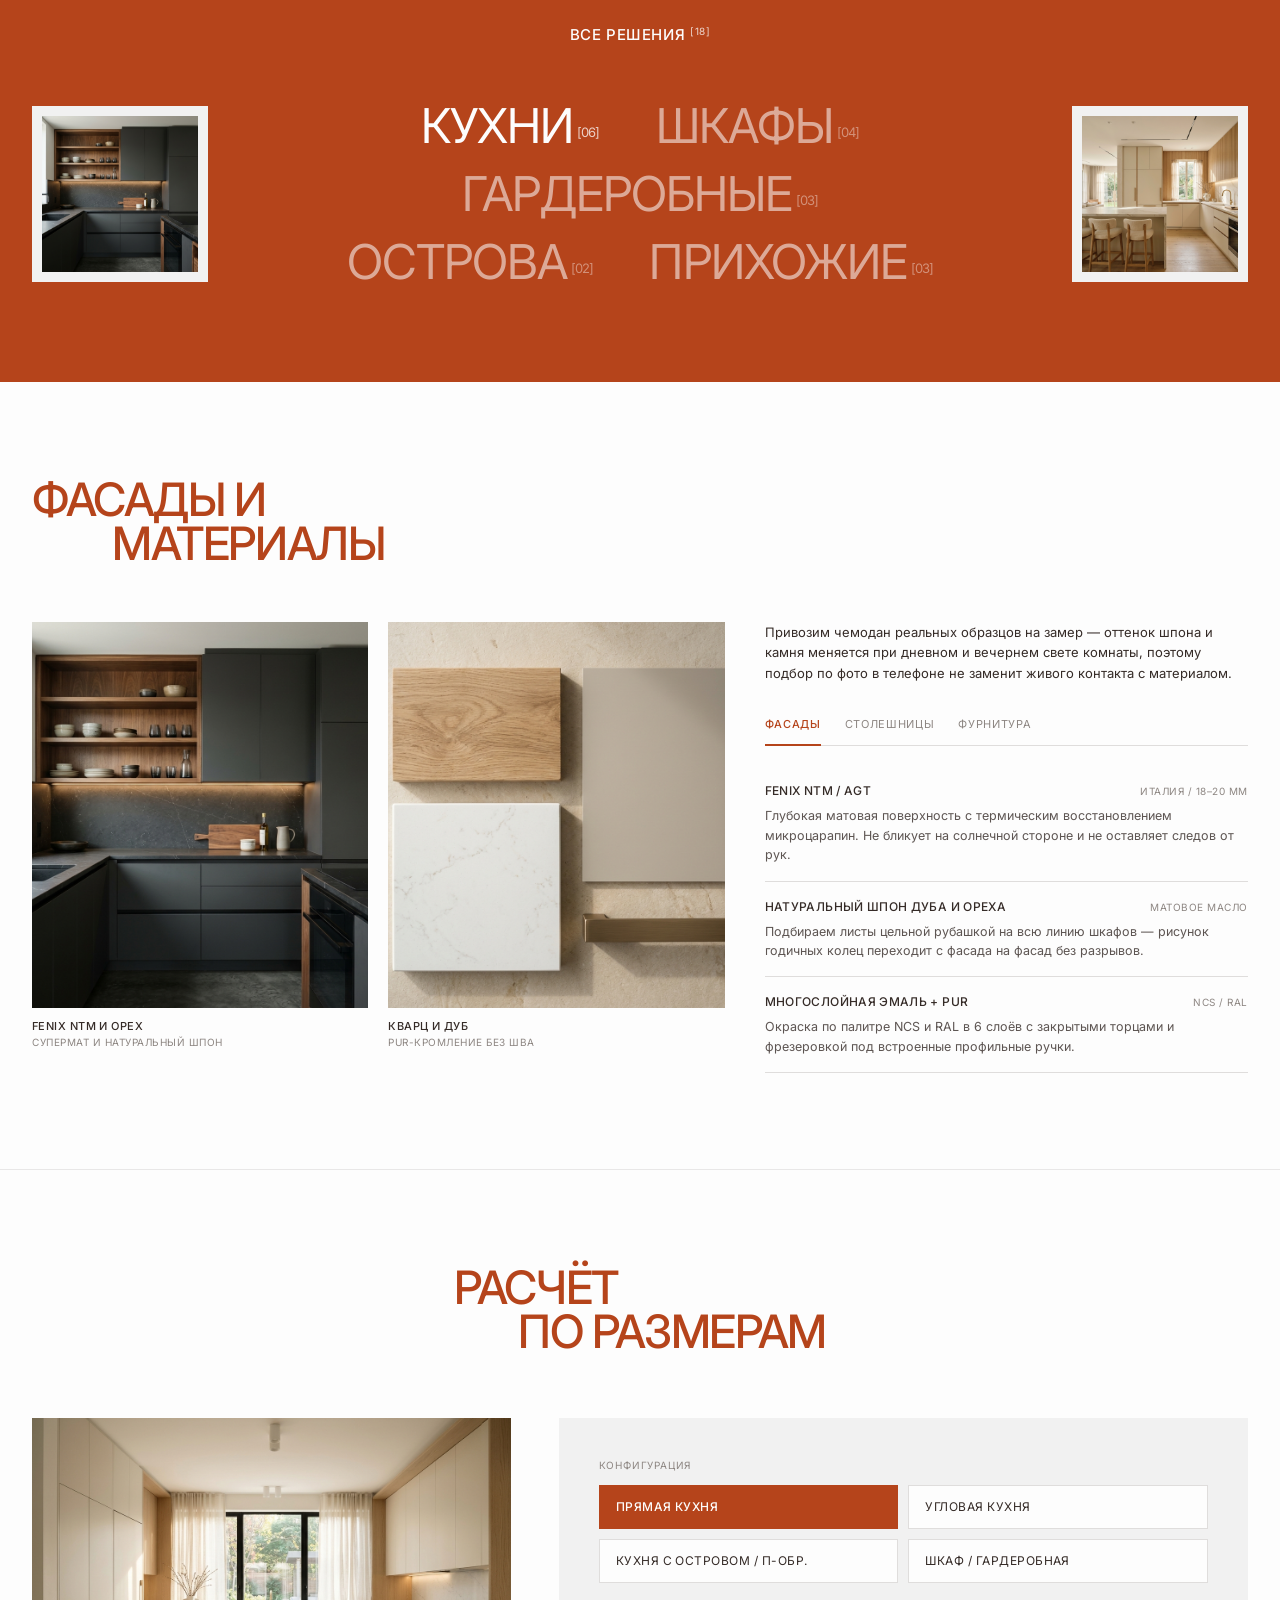
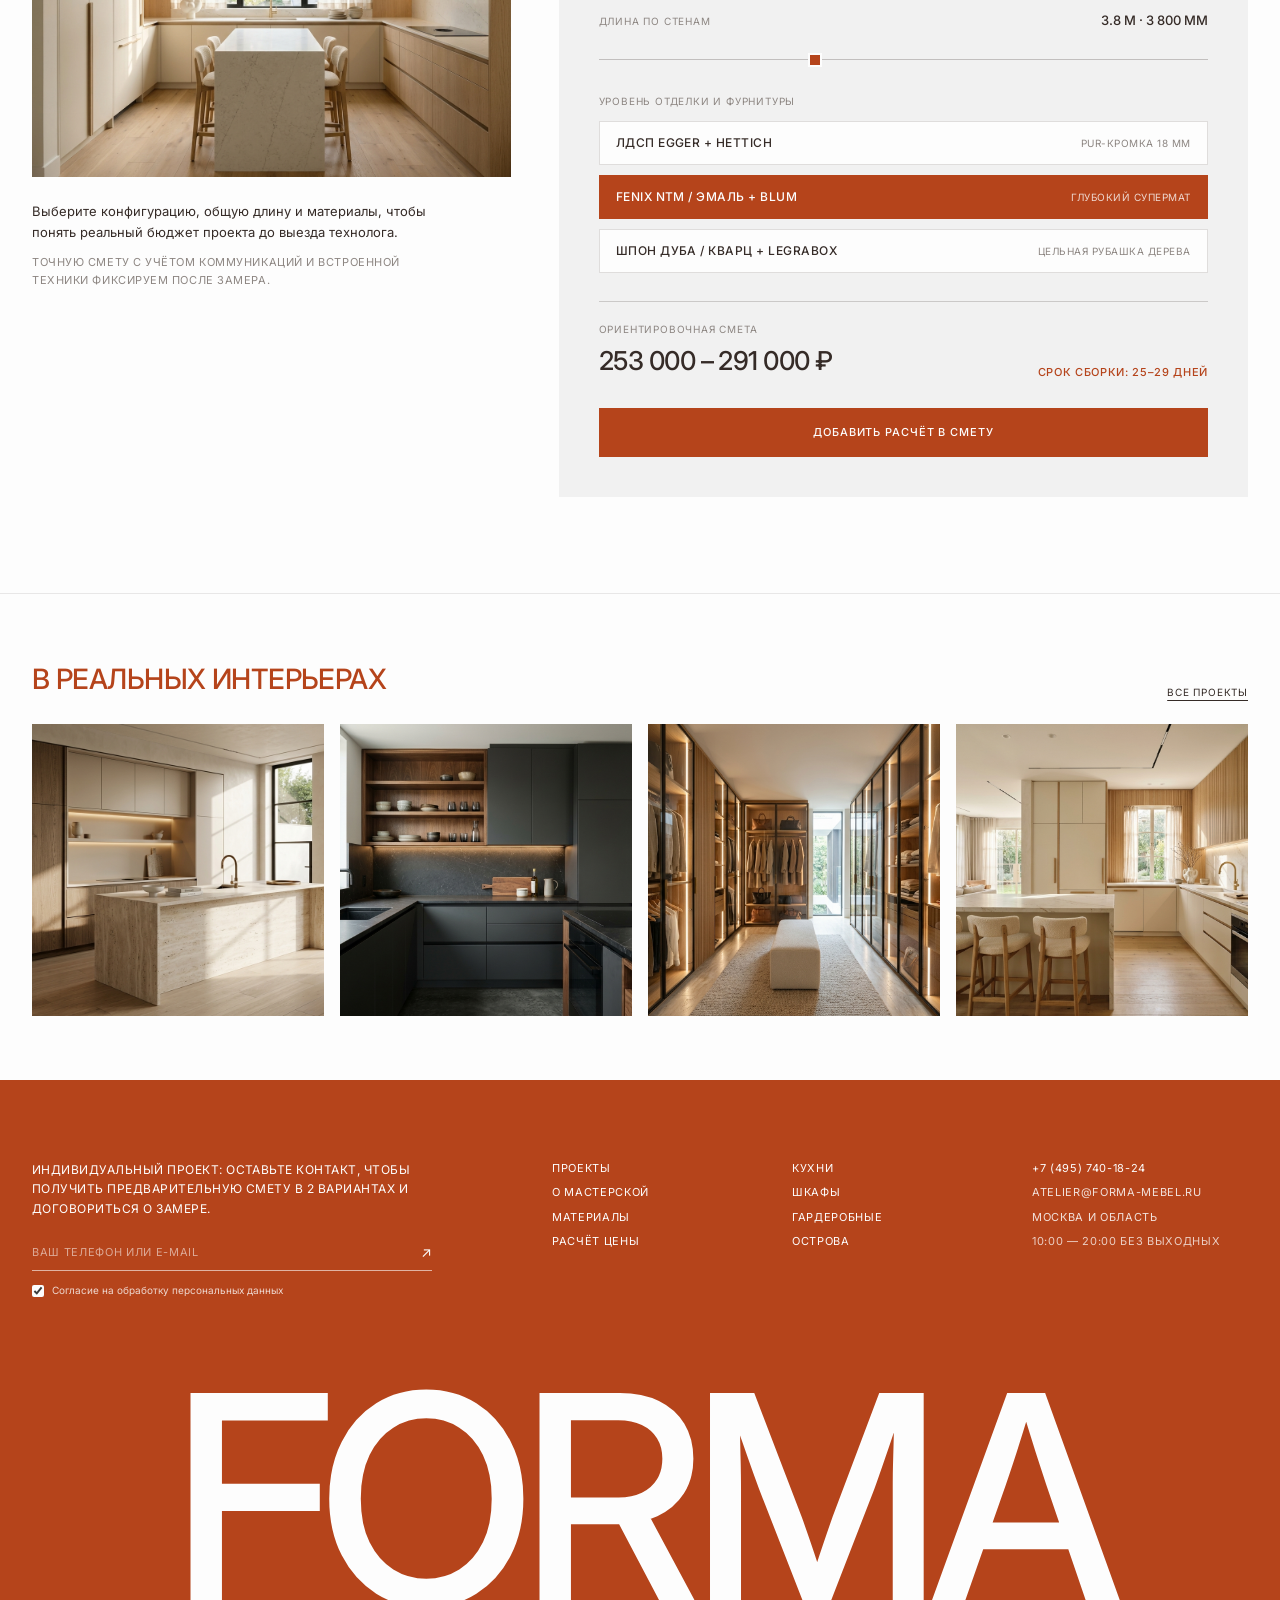
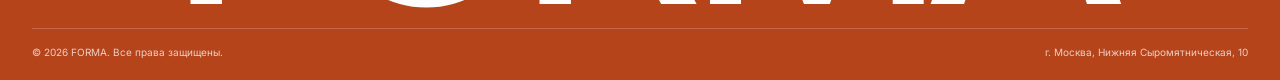
<file: demos/forma-mebel/index.html>
<!doctype html>
<html lang="ru" class="scroll-smooth">
  <head>
    <meta charset="UTF-8" />
    <meta name="viewport" content="width=device-width, initial-scale=1.0" />
    <meta name="theme-color" content="#FDFDFD" />
    <link
      rel="icon"
      type="image/svg+xml"
      href="data:image/svg+xml,%3Csvg xmlns='http://www.w3.org/2000/svg' viewBox='0 0 32 32'%3E%3Crect width='32' height='32' fill='%23B5441B'/%3E%3Ctext x='16' y='22' text-anchor='middle' font-family='sans-serif' font-size='18' font-weight='600' fill='%23FDFDFD'%3EF%3C/text%3E%3C/svg%3E"
    />
    <title>FORMA — Кухни и корпусная мебель на заказ</title>
    <meta
      name="description"
      content="Авторские кухни, гардеробные и системы хранения по индивидуальным размерам. Натуральный шпон, Fenix NTM, кварц и фурнитура Blum. Производство в Москве."
    />
    <meta property="og:title" content="FORMA — Кухни и корпусная мебель на заказ" />
    <meta
      property="og:description"
      content="Индивидуальные проекты кухонь и корпусной мебели с подбором материалов и расчётом под планировку."
    />
    <meta property="og:type" content="website" />
    <meta
      property="og:image"
      content="https://rustanbig-eng.github.io/lightweb-studio/demos/forma-mebel/images/hero-kitchen.jpg"
    />
    <link rel="preconnect" href="https://fonts.googleapis.com" />
    <link rel="preconnect" href="https://fonts.gstatic.com" crossorigin />
    <link
      href="https://fonts.googleapis.com/css2?family=Inter:wght@400;500;600&display=swap"
      rel="stylesheet"
    />
    <!-- Yandex.Metrika counter -->
    <script type="text/javascript">
      (function (m, e, t, r, i, k, a) {
        m[i] =
          m[i] ||
          function () {
            (m[i].a = m[i].a || []).push(arguments);
          };
        m[i].l = 1 * new Date();
        for (var j = 0; j < document.scripts.length; j++) {
          if (document.scripts[j].src === r) {
            return;
          }
        }
        (k = e.createElement(t)),
          (a = e.getElementsByTagName(t)[0]),
          (k.async = 1),
          (k.src = r),
          a.parentNode.insertBefore(k, a);
      })(window, document, "script", "https://mc.yandex.ru/metrika/tag.js?id=114509387", "ym");
      ym(114509387, "init", {
        ssr: true,
        webvisor: true,
        clickmap: true,
        ecommerce: "dataLayer",
        referrer: document.referrer,
        url: location.href,
        accurateTrackBounce: true,
        trackLinks: true,
      });
    </script>
    <!-- /Yandex.Metrika counter -->
    <script type="module" crossorigin src="./assets/index-VeGsbYav.js"></script>
    <link rel="stylesheet" crossorigin href="./assets/index-CWfypvyQ.css">
  </head>
  <body class="bg-canvas text-ink font-sans antialiased selection:bg-terracotta/15 selection:text-ink">
    <noscript>
      <div>
        <img
          src="https://mc.yandex.ru/watch/114509387"
          style="position: absolute; left: -9999px"
          alt=""
        />
      </div>
    </noscript>
    <div id="root"></div>
  </body>
</html>
</file>
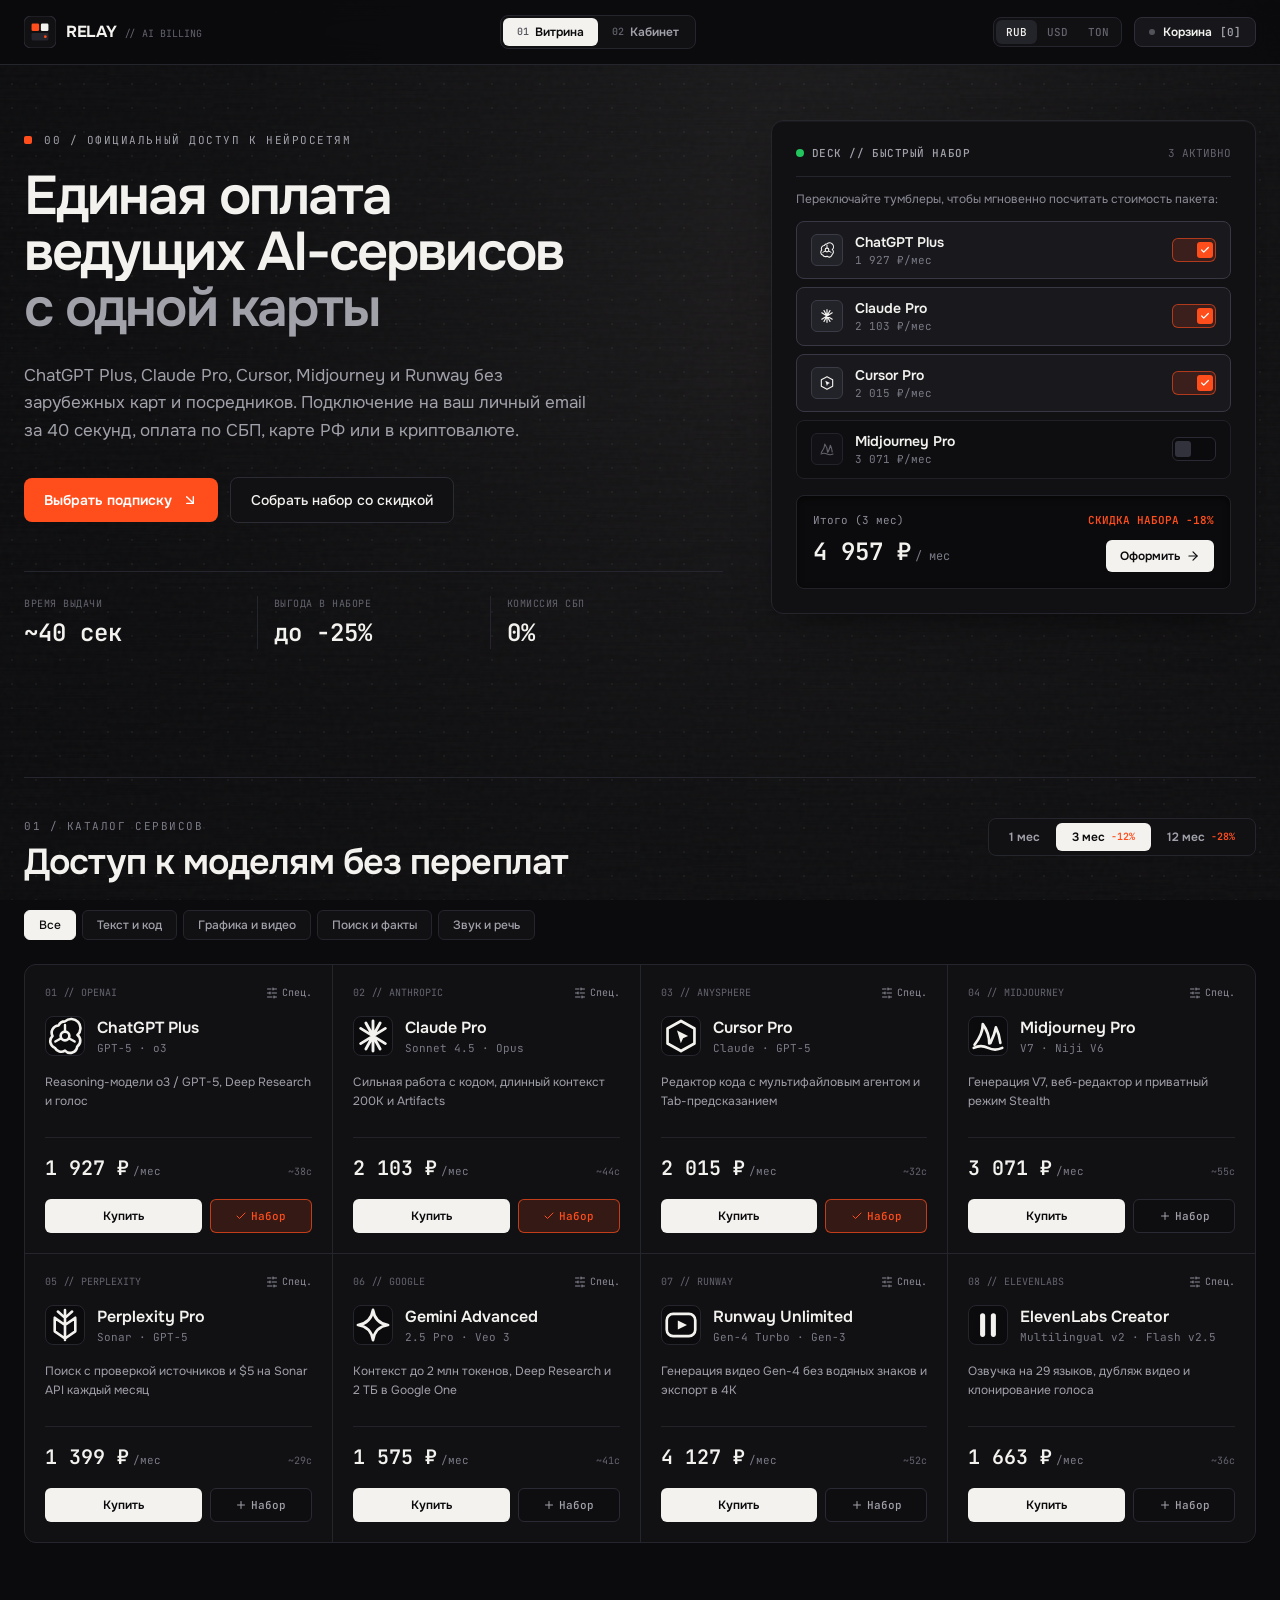
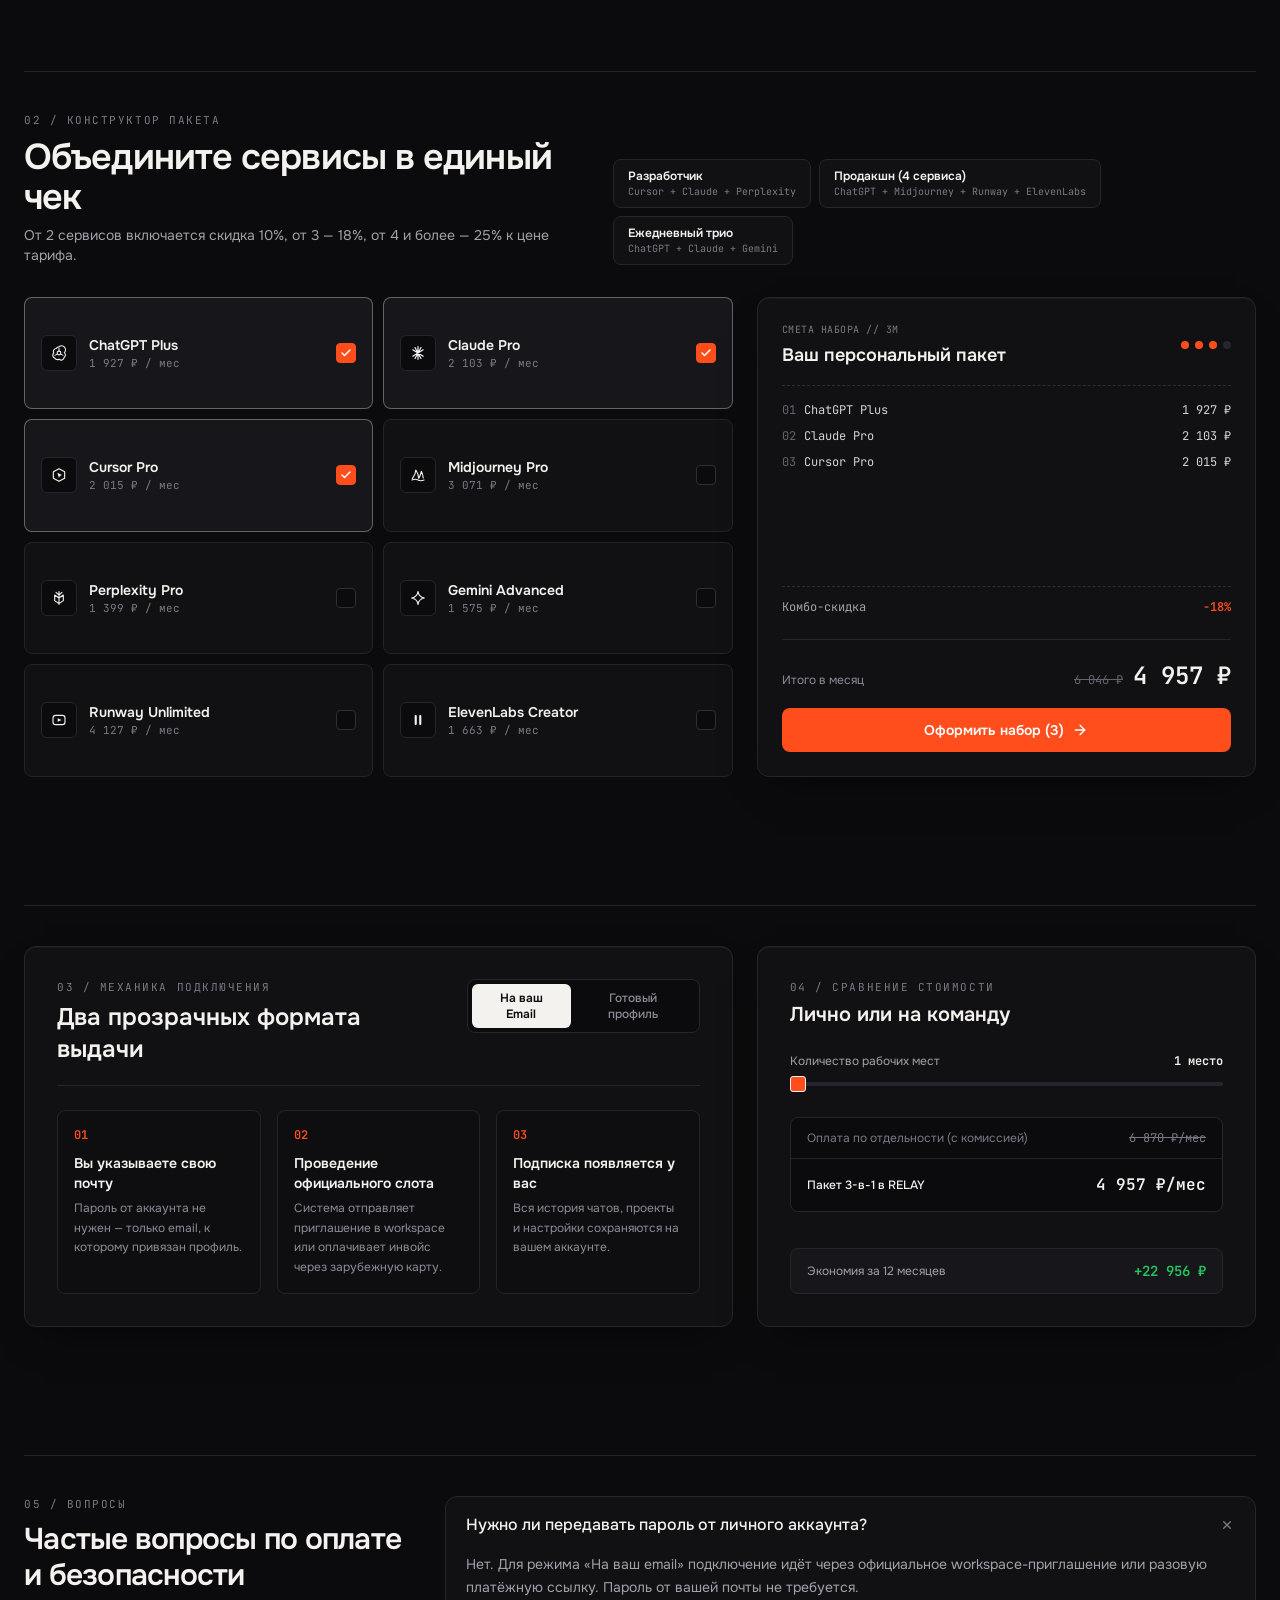
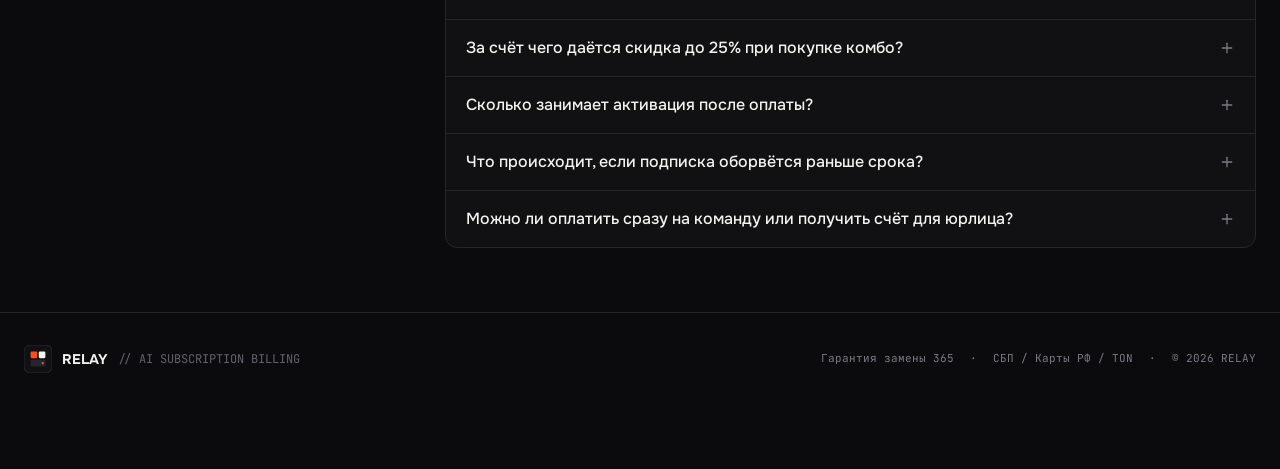
<file: demos/relay/index.html>
<!doctype html>
<html lang="ru" class="dark scroll-smooth">
  <head>
    <meta charset="UTF-8" />
    <meta name="viewport" content="width=device-width, initial-scale=1.0" />
    <title>RELAY — Официальные AI-подписки и единый биллинг</title>
    <link
      rel="icon"
      type="image/svg+xml"
      href="data:image/svg+xml,%3Csvg xmlns='http://www.w3.org/2000/svg' viewBox='0 0 36 36'%3E%3Crect width='36' height='36' rx='8' fill='%230B0B0D'/%3E%3Crect x='1' y='1' width='34' height='34' rx='7' fill='none' stroke='%23282830' stroke-width='1.5'/%3E%3Crect x='9' y='9' width='8' height='8' rx='1.5' fill='%23FF4D1C'/%3E%3Crect x='19' y='9' width='8' height='8' rx='1.5' fill='%23F3F2EE'/%3E%3Crect x='9' y='19' width='18' height='8' rx='1.5' fill='%23282830'/%3E%3C/svg%3E"
    />
    <link rel="preconnect" href="https://fonts.googleapis.com" />
    <link rel="preconnect" href="https://fonts.gstatic.com" crossorigin />
    <link
      href="https://fonts.googleapis.com/css2?family=JetBrains+Mono:wght@400;500;600&family=Onest:wght@400;500;600;700&display=swap"
      rel="stylesheet"
    />
    <script type="module" crossorigin src="./assets/index-DpyCxLI2.js"></script>
    <link rel="stylesheet" crossorigin href="./assets/index-CYSUgHPr.css">
    <!-- Yandex.Metrika counter -->
    <script type="text/javascript">
        (function(m,e,t,r,i,k,a){
            m[i]=m[i]||function(){(m[i].a=m[i].a||[]).push(arguments)};
            m[i].l=1*new Date();
            for (var j = 0; j < document.scripts.length; j++) {if (document.scripts[j].src === r) { return; }}
            k=e.createElement(t),a=e.getElementsByTagName(t)[0],k.async=1,k.src=r,a.parentNode.insertBefore(k,a)
        })(window, document,'script','https://mc.yandex.ru/metrika/tag.js?id=114509387', 'ym');

        ym(114509387, 'init', {ssr:true, webvisor:true, clickmap:true, ecommerce:"dataLayer", referrer: document.referrer, url: location.href, accurateTrackBounce:true, trackLinks:true});
    </script>
    <!-- /Yandex.Metrika counter -->
  </head>
  <body class="bg-[#0B0B0D] text-[#F3F2EE] antialiased selection:bg-[#FF4D1C]/30 selection:text-white">
    <noscript><div><img src="https://mc.yandex.ru/watch/114509387" style="position:absolute; left:-9999px;" alt="" /></div></noscript>
    <div id="root"></div>
  </body>
</html>
</file>
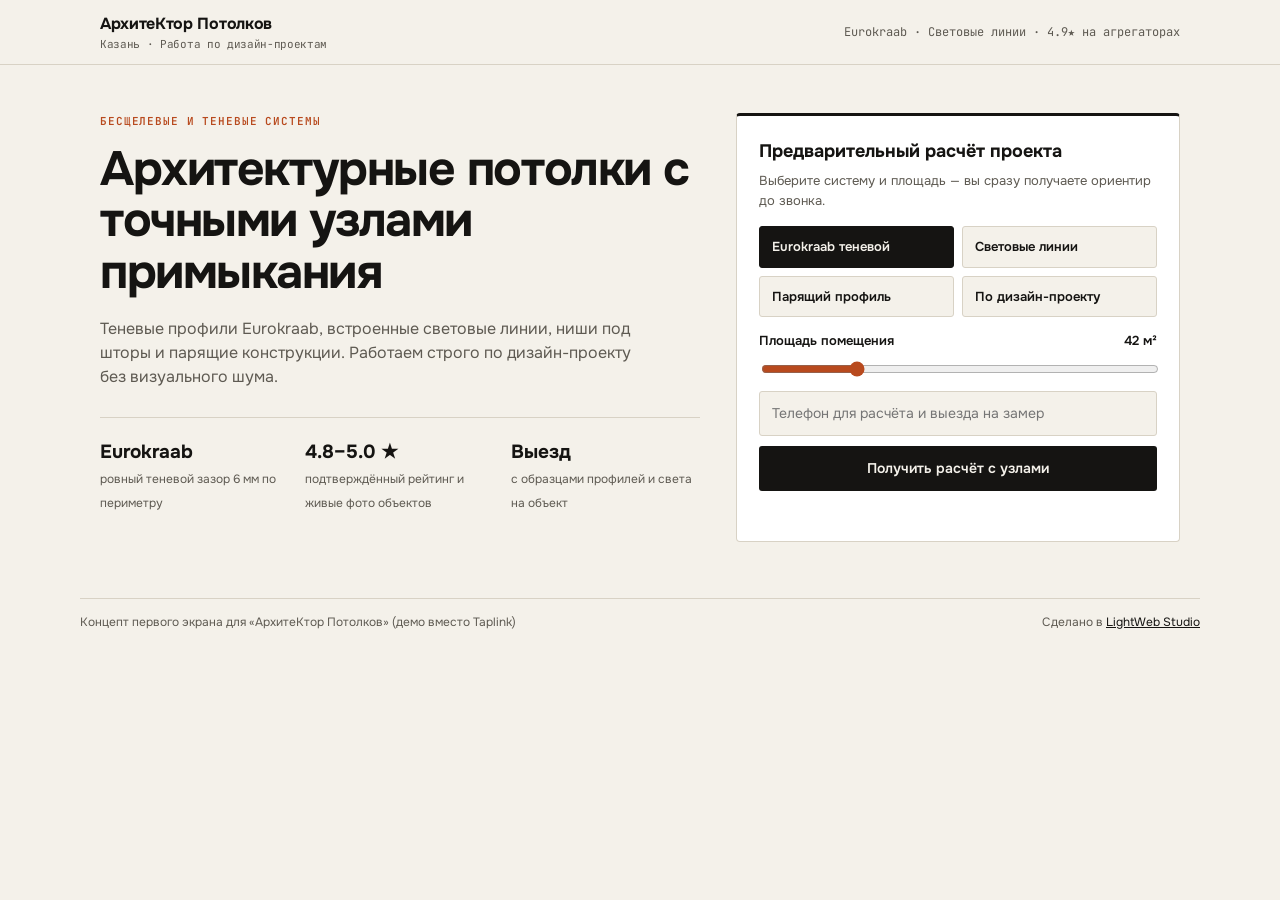
<file: preview/arch-potolkov/index.html>
<!DOCTYPE html>
<html lang="ru">
<head>
  <meta charset="UTF-8" />
  <meta name="viewport" content="width=device-width, initial-scale=1.0" />
  <meta name="robots" content="noindex, nofollow" />
  <title>АрхитеКтор Потолков — Теневые и бесщелевые потолки Eurokraab</title>
  <link rel="preconnect" href="https://fonts.googleapis.com" />
  <link rel="preconnect" href="https://fonts.gstatic.com" crossorigin />
  <link href="https://fonts.googleapis.com/css2?family=JetBrains+Mono:wght@400;600&family=Onest:wght@400;500;600;700&display=swap" rel="stylesheet" />
  <!-- Yandex.Metrika counter -->
  <script type="text/javascript">
      (function(m,e,t,r,i,k,a){
          m[i]=m[i]||function(){(m[i].a=m[i].a||[]).push(arguments)};
          m[i].l=1*new Date();
          for (var j = 0; j < document.scripts.length; j++) {if (document.scripts[j].src === r) { return; }}
          k=e.createElement(t),a=e.getElementsByTagName(t)[0],k.async=1,k.src=r,a.parentNode.insertBefore(k,a)
      })(window, document,'script','https://mc.yandex.ru/metrika/tag.js?id=114509387', 'ym');
      ym(114509387, 'init', {ssr:true, webvisor:true, clickmap:true, ecommerce:"dataLayer", referrer: document.referrer, url: location.href, accurateTrackBounce:true, trackLinks:true});
  </script>
  <!-- /Yandex.Metrika counter -->
  <style>
    :root { --bg:#f4f1ea; --card:#ffffff; --ink:#151412; --muted:#5e5a52; --line:#d8d2c5; --acc:#b84a1e; }
    * { box-sizing: border-box; }
    body { margin: 0; font-family: "Onest", sans-serif; background: var(--bg); color: var(--ink); line-height: 1.5; }
    .wrap { max-width: 1120px; margin: 0 auto; padding: 0 20px; }
    .top { border-bottom: 1px solid var(--line); background: var(--bg); }
    .top__in { display: flex; justify-content: space-between; align-items: center; min-height: 64px; gap: 12px; flex-wrap: wrap; }
    .logo { font-weight: 700; font-size: 16px; letter-spacing: -0.02em; }
    .logo span { font-family: "JetBrains Mono", monospace; font-size: 11px; color: var(--muted); display: block; font-weight: 400; }
    .top__meta { font-family: "JetBrains Mono", monospace; font-size: 12px; color: var(--muted); }
    .hero { padding: 48px 0 56px; }
    .grid { display: grid; grid-template-columns: 1.15fr 0.85fr; gap: 36px; align-items: start; }
    .kicker { font-family: "JetBrains Mono", monospace; font-size: 11px; text-transform: uppercase; letter-spacing: .08em; color: var(--acc); margin-bottom: 14px; font-weight: 600; }
    h1 { margin: 0 0 18px; font-size: clamp(30px, 4.2vw, 48px); line-height: 1.08; letter-spacing: -0.03em; }
    .lead { margin: 0 0 26px; color: var(--muted); font-size: 16px; max-width: 540px; }
    .specs { display: grid; grid-template-columns: repeat(3, 1fr); gap: 16px; border-top: 1px solid var(--line); padding-top: 20px; margin-top: 28px; }
    .specs strong { display: block; font-size: 19px; }
    .specs span { font-size: 12px; color: var(--muted); }
    .calc { background: var(--card); border: 1px solid var(--line); border-top: 3px solid var(--ink); border-radius: 4px; padding: 22px; }
    .calc h2 { margin: 0 0 6px; font-size: 18px; }
    .calc p { margin: 0 0 16px; font-size: 13px; color: var(--muted); }
    .chips { display: grid; grid-template-columns: 1fr 1fr; gap: 8px; margin-bottom: 14px; }
    .chip { padding: 10px 12px; border: 1px solid var(--line); background: var(--bg); font: inherit; font-size: 13px; font-weight: 600; text-align: left; cursor: pointer; border-radius: 3px; color: var(--ink); }
    .chip.on { background: var(--ink); color: var(--bg); border-color: var(--ink); }
    .row { display: flex; justify-content: space-between; align-items: center; margin-bottom: 8px; font-size: 13px; font-weight: 600; }
    input[type="range"] { width: 100%; accent-color: var(--acc); margin-bottom: 14px; }
    input[type="tel"] { width: 100%; padding: 11px 12px; border: 1px solid var(--line); background: var(--bg); font: inherit; font-size: 14px; border-radius: 3px; margin-bottom: 10px; }
    .btn { width: 100%; padding: 12px 16px; background: var(--ink); color: var(--bg); border: 0; font: inherit; font-weight: 600; font-size: 14px; border-radius: 3px; cursor: pointer; }
    .btn:hover { background: var(--acc); }
    .res { margin-top: 10px; font-size: 13px; color: var(--acc); font-weight: 600; min-height: 18px; }
    .note-bar { border-top: 1px solid var(--line); padding: 14px 0; font-size: 12px; color: var(--muted); display: flex; justify-content: space-between; gap: 12px; flex-wrap: wrap; }
    .note-bar a { color: var(--ink); text-decoration: underline; }
    @media (max-width: 820px) { .grid, .specs { grid-template-columns: 1fr; } .chips { grid-template-columns: 1fr; } }
  </style>
</head>
<body>
  <noscript><div><img src="https://mc.yandex.ru/watch/114509387" style="position:absolute; left:-9999px;" alt="" /></div></noscript>
  <header class="top">
    <div class="wrap top__in">
      <div class="logo">АрхитеКтор Потолков <span>Казань · Работа по дизайн-проектам</span></div>
      <div class="top__meta">Eurokraab · Световые линии · 4.9★ на агрегаторах</div>
    </div>
  </header>
  <main class="hero">
    <div class="wrap grid">
      <div>
        <div class="kicker">Бесщелевые и теневые системы</div>
        <h1>Архитектурные потолки с точными узлами примыкания</h1>
        <p class="lead">Теневые профили Eurokraab, встроенные световые линии, ниши под шторы и парящие конструкции. Работаем строго по дизайн-проекту без визуального шума.</p>
        <div class="specs">
          <div><strong>Eurokraab</strong><span>ровный теневой зазор 6 мм по периметру</span></div>
          <div><strong>4.8–5.0 ★</strong><span>подтверждённый рейтинг и живые фото объектов</span></div>
          <div><strong>Выезд</strong><span>с образцами профилей и света на объект</span></div>
        </div>
      </div>
      <aside class="calc">
        <h2>Предварительный расчёт проекта</h2>
        <p>Выберите систему и площадь — вы сразу получаете ориентир до звонка.</p>
        <div class="chips" id="sys">
          <button type="button" class="chip on" data-val="Eurokraab теневой">Eurokraab теневой</button>
          <button type="button" class="chip" data-val="Световые линии">Световые линии</button>
          <button type="button" class="chip" data-val="Парящий профиль">Парящий профиль</button>
          <button type="button" class="chip" data-val="По дизайн-проекту">По дизайн-проекту</button>
        </div>
        <div class="row"><span>Площадь помещения</span><span id="areaVal">42 м²</span></div>
        <input id="area" type="range" min="10" max="150" value="42" />
        <input id="tel" type="tel" placeholder="Телефон для расчёта и выезда на замер" />
        <button type="button" class="btn" id="sendBtn">Получить расчёт с узлами</button>
        <div class="res" id="res"></div>
      </aside>
    </div>
  </main>
  <footer class="wrap note-bar">
    <span>Концепт первого экрана для «АрхитеКтор Потолков» (демо вместо Taplink)</span>
    <span>Сделано в <a href="https://rustanbig-eng.github.io/lightweb-studio/" target="_blank" rel="noopener">LightWeb Studio</a></span>
  </footer>
  <script>
    const area = document.getElementById("area"), areaVal = document.getElementById("areaVal"), res = document.getElementById("res");
    let chosen = "Eurokraab теневой";
    document.getElementById("sys").addEventListener("click", (e) => {
      const b = e.target.closest(".chip"); if (!b) return;
      document.querySelectorAll(".chip").forEach((c) => c.classList.remove("on"));
      b.classList.add("on"); chosen = b.dataset.val;
    });
    area.addEventListener("input", () => { areaVal.textContent = area.value + " м²"; });
    document.getElementById("sendBtn").addEventListener("click", () => {
      res.textContent = "Заявка сформирована (демо): " + chosen + ", " + area.value + " м².";
    });
  </script>
</body>
</html>
</file>
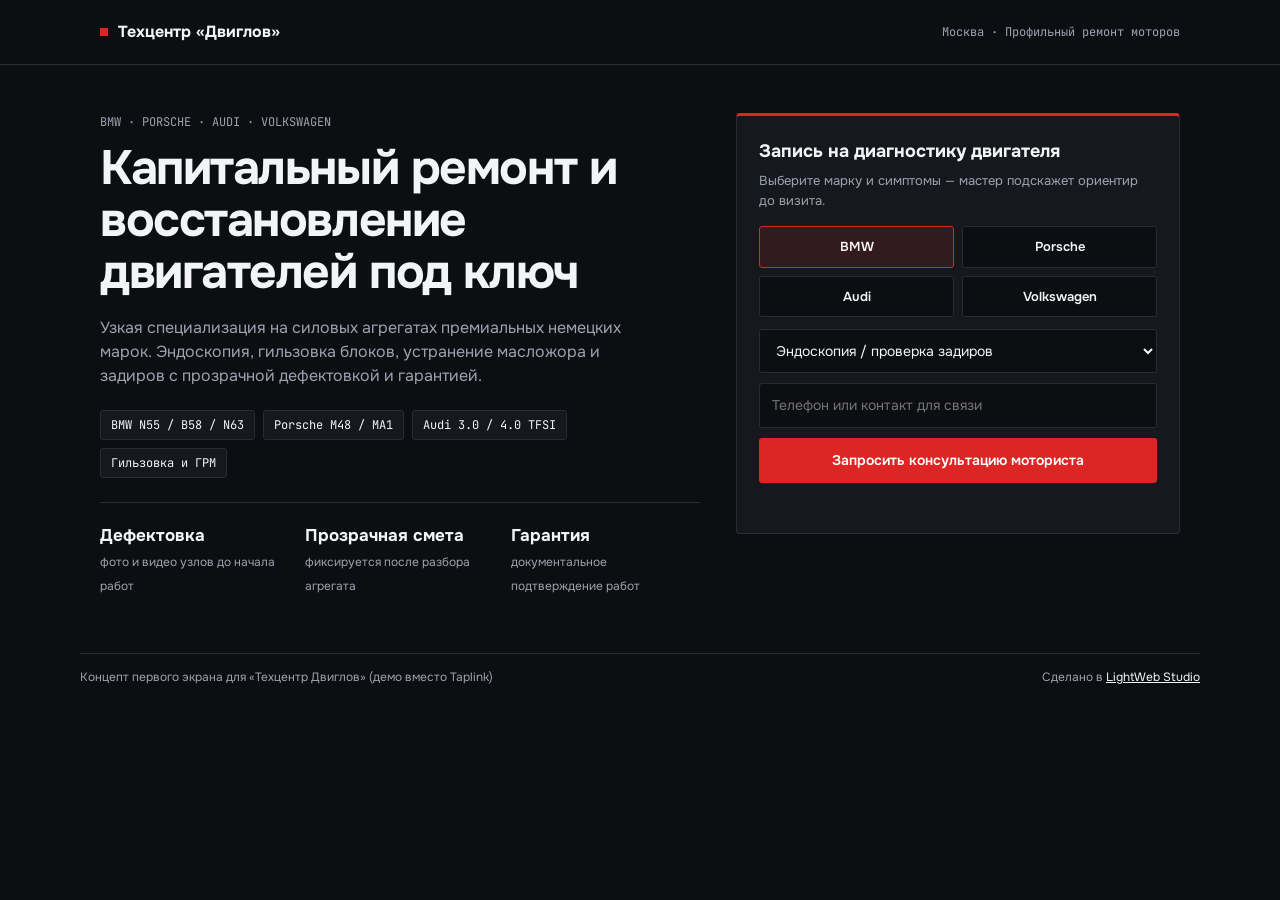
<file: preview/dviglov/index.html>
<!DOCTYPE html>
<html lang="ru">
<head>
  <meta charset="UTF-8" />
  <meta name="viewport" content="width=device-width, initial-scale=1.0" />
  <meta name="robots" content="noindex, nofollow" />
  <title>Техцентр «Двиглов» — Специализированный ремонт двигателей BMW, Porsche, Audi, VW</title>
  <link rel="preconnect" href="https://fonts.googleapis.com" />
  <link rel="preconnect" href="https://fonts.gstatic.com" crossorigin />
  <link href="https://fonts.googleapis.com/css2?family=JetBrains+Mono:wght@400;600&family=Onest:wght@400;500;600;700&display=swap" rel="stylesheet" />
  <!-- Yandex.Metrika counter -->
  <script type="text/javascript">
      (function(m,e,t,r,i,k,a){
          m[i]=m[i]||function(){(m[i].a=m[i].a||[]).push(arguments)};
          m[i].l=1*new Date();
          for (var j = 0; j < document.scripts.length; j++) {if (document.scripts[j].src === r) { return; }}
          k=e.createElement(t),a=e.getElementsByTagName(t)[0],k.async=1,k.src=r,a.parentNode.insertBefore(k,a)
      })(window, document,'script','https://mc.yandex.ru/metrika/tag.js?id=114509387', 'ym');
      ym(114509387, 'init', {ssr:true, webvisor:true, clickmap:true, ecommerce:"dataLayer", referrer: document.referrer, url: location.href, accurateTrackBounce:true, trackLinks:true});
  </script>
  <!-- /Yandex.Metrika counter -->
  <style>
    :root { --bg:#0d0e11; --panel:#16181d; --ink:#f3f4f6; --muted:#9ca3af; --line:#282c35; --acc:#dc2626; }
    * { box-sizing: border-box; }
    body { margin: 0; font-family: "Onest", sans-serif; background: var(--bg); color: var(--ink); line-height: 1.5; }
    .wrap { max-width: 1120px; margin: 0 auto; padding: 0 20px; }
    .top { border-bottom: 1px solid var(--line); }
    .top__in { display: flex; justify-content: space-between; align-items: center; min-height: 64px; gap: 12px; flex-wrap: wrap; }
    .brand { font-weight: 700; font-size: 16px; display: flex; align-items: center; gap: 10px; }
    .brand__dot { width: 8px; height: 8px; background: var(--acc); }
    .mono { font-family: "JetBrains Mono", monospace; font-size: 12px; color: var(--muted); }
    .hero { padding: 48px 0 56px; }
    .grid { display: grid; grid-template-columns: 1.15fr 0.85fr; gap: 36px; align-items: start; }
    h1 { margin: 12px 0 18px; font-size: clamp(30px, 4.2vw, 48px); line-height: 1.08; letter-spacing: -0.03em; }
    .lead { margin: 0 0 22px; color: var(--muted); font-size: 16px; max-width: 550px; }
    .tags { display: flex; flex-wrap: wrap; gap: 8px; margin-bottom: 24px; }
    .tags span { font-family: "JetBrains Mono", monospace; font-size: 12px; padding: 5px 10px; border: 1px solid var(--line); background: var(--panel); border-radius: 3px; }
    .specs { display: grid; grid-template-columns: repeat(3, 1fr); gap: 16px; border-top: 1px solid var(--line); padding-top: 20px; }
    .specs strong { display: block; font-size: 17px; }
    .specs small { color: var(--muted); font-size: 12px; }
    .box { background: var(--panel); border: 1px solid var(--line); border-top: 3px solid var(--acc); border-radius: 4px; padding: 22px; }
    .box h2 { margin: 0 0 6px; font-size: 18px; }
    .box p { margin: 0 0 16px; font-size: 13px; color: var(--muted); }
    .marks { display: grid; grid-template-columns: repeat(2, 1fr); gap: 8px; margin-bottom: 12px; }
    .m-btn { padding: 10px; border: 1px solid var(--line); background: var(--bg); color: var(--ink); font: inherit; font-weight: 600; font-size: 13px; border-radius: 3px; cursor: pointer; }
    .m-btn.on { border-color: var(--acc); background: rgba(220,38,38,0.14); }
    input, select { width: 100%; padding: 11px 12px; border: 1px solid var(--line); background: var(--bg); color: var(--ink); font: inherit; font-size: 14px; border-radius: 3px; margin-bottom: 10px; }
    .btn { width: 100%; padding: 12px 16px; background: var(--acc); color: #fff; border: 0; font: inherit; font-weight: 600; font-size: 14px; border-radius: 3px; cursor: pointer; }
    .res { margin-top: 10px; font-size: 13px; color: #fca5a5; min-height: 18px; }
    .foot { border-top: 1px solid var(--line); padding: 14px 0; font-size: 12px; color: var(--muted); display: flex; justify-content: space-between; gap: 12px; flex-wrap: wrap; }
    .foot a { color: var(--ink); text-decoration: underline; }
    @media (max-width: 820px) { .grid, .specs { grid-template-columns: 1fr; } }
  </style>
</head>
<body>
  <noscript><div><img src="https://mc.yandex.ru/watch/114509387" style="position:absolute; left:-9999px;" alt="" /></div></noscript>
  <header class="top">
    <div class="wrap top__in">
      <div class="brand"><span class="brand__dot"></span><span>Техцентр «Двиглов»</span></div>
      <div class="mono">Москва · Профильный ремонт моторов</div>
    </div>
  </header>
  <main class="hero">
    <div class="wrap grid">
      <div>
        <div class="mono">BMW · PORSCHE · AUDI · VOLKSWAGEN</div>
        <h1>Капитальный ремонт и восстановление двигателей под ключ</h1>
        <p class="lead">Узкая специализация на силовых агрегатах премиальных немецких марок. Эндоскопия, гильзовка блоков, устранение масложора и задиров с прозрачной дефектовкой и гарантией.</p>
        <div class="tags">
          <span>BMW N55 / B58 / N63</span><span>Porsche M48 / MA1</span><span>Audi 3.0 / 4.0 TFSI</span><span>Гильзовка и ГРМ</span>
        </div>
        <div class="specs">
          <div><strong>Дефектовка</strong><small>фото и видео узлов до начала работ</small></div>
          <div><strong>Прозрачная смета</strong><small>фиксируется после разбора агрегата</small></div>
          <div><strong>Гарантия</strong><small>документальное подтверждение работ</small></div>
        </div>
      </div>
      <aside class="box">
        <h2>Запись на диагностику двигателя</h2>
        <p>Выберите марку и симптомы — мастер подскажет ориентир до визита.</p>
        <div class="marks" id="marks">
          <button type="button" class="m-btn on" data-m="BMW">BMW</button>
          <button type="button" class="m-btn" data-m="Porsche">Porsche</button>
          <button type="button" class="m-btn" data-m="Audi">Audi</button>
          <button type="button" class="m-btn" data-m="Volkswagen">Volkswagen</button>
        </div>
        <select id="issue">
          <option value="Эндоскопия / проверка задиров">Эндоскопия / проверка задиров</option>
          <option value="Повышенный расход масла">Повышенный расход масла</option>
          <option value="Посторонний стук / цепи ГРМ">Посторонний стук / цепи ГРМ</option>
          <option value="Капитальный ремонт агрегата">Капитальный ремонт агрегата</option>
        </select>
        <input type="tel" placeholder="Телефон или контакт для связи" />
        <button type="button" class="btn" id="sendBtn">Запросить консультацию моториста</button>
        <div class="res" id="res"></div>
      </aside>
    </div>
  </main>
  <footer class="wrap foot">
    <span>Концепт первого экрана для «Техцентр Двиглов» (демо вместо Taplink)</span>
    <span>Сделано в <a href="https://rustanbig-eng.github.io/lightweb-studio/" target="_blank" rel="noopener">LightWeb Studio</a></span>
  </footer>
  <script>
    let brand = "BMW";
    document.getElementById("marks").addEventListener("click", (e) => {
      const b = e.target.closest(".m-btn"); if (!b) return;
      document.querySelectorAll(".m-btn").forEach((x) => x.classList.remove("on"));
      b.classList.add("on"); brand = b.dataset.m;
    });
    document.getElementById("sendBtn").addEventListener("click", () => {
      document.getElementById("res").textContent = "Демо-заявка: " + brand + " — " + document.getElementById("issue").value;
    });
  </script>
</body>
</html>
</file>
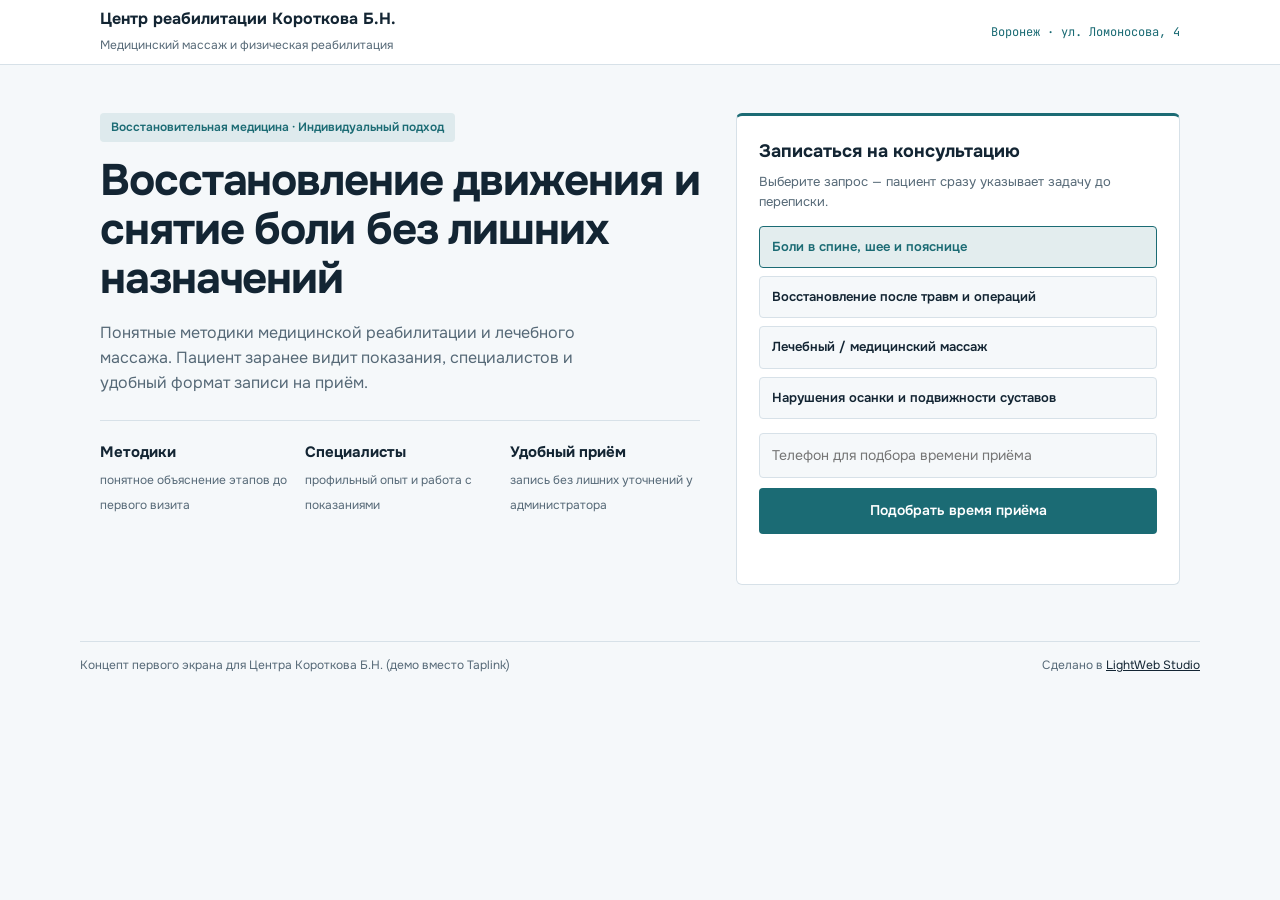
<file: preview/korotkov-rehab/index.html>
<!DOCTYPE html>
<html lang="ru">
<head>
  <meta charset="UTF-8" />
  <meta name="viewport" content="width=device-width, initial-scale=1.0" />
  <meta name="robots" content="noindex, nofollow" />
  <title>Центр реабилитации Короткова Б.Н. — Воронеж, ул. Ломоносова, 4</title>
  <link rel="preconnect" href="https://fonts.googleapis.com" />
  <link rel="preconnect" href="https://fonts.gstatic.com" crossorigin />
  <link href="https://fonts.googleapis.com/css2?family=JetBrains+Mono:wght@400;600&family=Onest:wght@400;500;600;700&display=swap" rel="stylesheet" />
  <!-- Yandex.Metrika counter -->
  <script type="text/javascript">
      (function(m,e,t,r,i,k,a){
          m[i]=m[i]||function(){(m[i].a=m[i].a||[]).push(arguments)};
          m[i].l=1*new Date();
          for (var j = 0; j < document.scripts.length; j++) {if (document.scripts[j].src === r) { return; }}
          k=e.createElement(t),a=e.getElementsByTagName(t)[0],k.async=1,k.src=r,a.parentNode.insertBefore(k,a)
      })(window, document,'script','https://mc.yandex.ru/metrika/tag.js?id=114509387', 'ym');
      ym(114509387, 'init', {ssr:true, webvisor:true, clickmap:true, ecommerce:"dataLayer", referrer: document.referrer, url: location.href, accurateTrackBounce:true, trackLinks:true});
  </script>
  <!-- /Yandex.Metrika counter -->
  <style>
    :root { --bg:#f5f8fa; --card:#ffffff; --ink:#132533; --muted:#566977; --line:#d7e1e8; --acc:#1b6b74; }
    * { box-sizing: border-box; }
    body { margin: 0; font-family: "Onest", sans-serif; background: var(--bg); color: var(--ink); line-height: 1.55; }
    .wrap { max-width: 1120px; margin: 0 auto; padding: 0 20px; }
    .top { border-bottom: 1px solid var(--line); background: var(--card); }
    .top__in { display: flex; justify-content: space-between; align-items: center; min-height: 64px; gap: 12px; flex-wrap: wrap; }
    .brand strong { display: block; font-size: 16px; }
    .brand small { color: var(--muted); font-size: 12px; }
    .addr { font-family: "JetBrains Mono", monospace; font-size: 12px; color: var(--acc); }
    .hero { padding: 48px 0 56px; }
    .grid { display: grid; grid-template-columns: 1.15fr 0.85fr; gap: 36px; align-items: start; }
    .kicker { display: inline-block; font-size: 12px; font-weight: 600; color: var(--acc); background: rgba(27,107,116,0.1); padding: 5px 11px; border-radius: 4px; margin-bottom: 14px; }
    h1 { margin: 0 0 18px; font-size: clamp(28px, 4vw, 44px); line-height: 1.12; letter-spacing: -0.025em; }
    .lead { margin: 0 0 24px; color: var(--muted); font-size: 16px; max-width: 540px; }
    .facts { display: grid; grid-template-columns: repeat(3, 1fr); gap: 14px; border-top: 1px solid var(--line); padding-top: 20px; }
    .facts strong { display: block; font-size: 15px; margin-bottom: 3px; }
    .facts span { font-size: 12px; color: var(--muted); }
    .card { background: var(--card); border: 1px solid var(--line); border-top: 3px solid var(--acc); border-radius: 6px; padding: 22px; }
    .card h2 { margin: 0 0 6px; font-size: 18px; }
    .card p { margin: 0 0 14px; font-size: 13px; color: var(--muted); }
    .list { display: grid; gap: 8px; margin-bottom: 14px; }
    .list button { text-align: left; padding: 10px 12px; border: 1px solid var(--line); background: var(--bg); color: var(--ink); font: inherit; font-size: 13px; font-weight: 600; border-radius: 4px; cursor: pointer; }
    .list button.on { border-color: var(--acc); background: rgba(27,107,116,0.12); color: var(--acc); }
    input { width: 100%; padding: 11px 12px; border: 1px solid var(--line); background: var(--bg); font: inherit; font-size: 14px; border-radius: 4px; margin-bottom: 10px; }
    .btn { width: 100%; padding: 12px 16px; background: var(--acc); color: #fff; border: 0; font: inherit; font-weight: 600; font-size: 14px; border-radius: 4px; cursor: pointer; }
    .res { margin-top: 10px; font-size: 13px; color: var(--acc); font-weight: 600; min-height: 18px; }
    .foot { border-top: 1px solid var(--line); padding: 14px 0; font-size: 12px; color: var(--muted); display: flex; justify-content: space-between; gap: 12px; flex-wrap: wrap; }
    .foot a { color: var(--ink); text-decoration: underline; }
    @media (max-width: 820px) { .grid, .facts { grid-template-columns: 1fr; } }
  </style>
</head>
<body>
  <noscript><div><img src="https://mc.yandex.ru/watch/114509387" style="position:absolute; left:-9999px;" alt="" /></div></noscript>
  <header class="top">
    <div class="wrap top__in">
      <div class="brand"><strong>Центр реабилитации Короткова Б.Н.</strong><small>Медицинский массаж и физическая реабилитация</small></div>
      <div class="addr">Воронеж · ул. Ломоносова, 4</div>
    </div>
  </header>
  <main class="hero">
    <div class="wrap grid">
      <div>
        <span class="kicker">Восстановительная медицина · Индивидуальный подход</span>
        <h1>Восстановление движения и снятие боли без лишних назначений</h1>
        <p class="lead">Понятные методики медицинской реабилитации и лечебного массажа. Пациент заранее видит показания, специалистов и удобный формат записи на приём.</p>
        <div class="facts">
          <div><strong>Методики</strong><span>понятное объяснение этапов до первого визита</span></div>
          <div><strong>Специалисты</strong><span>профильный опыт и работа с показаниями</span></div>
          <div><strong>Удобный приём</strong><span>запись без лишних уточнений у администратора</span></div>
        </div>
      </div>
      <aside class="card">
        <h2>Записаться на консультацию</h2>
        <p>Выберите запрос — пациент сразу указывает задачу до переписки.</p>
        <div class="list" id="list">
          <button type="button" class="on" data-q="Боли в спине, шее и пояснице">Боли в спине, шее и пояснице</button>
          <button type="button" data-q="Восстановление после травм и операций">Восстановление после травм и операций</button>
          <button type="button" class="on-none" data-q="Лечебный / медицинский массаж">Лечебный / медицинский массаж</button>
          <button type="button" class="on-none" data-q="Нарушения осанки и подвижности суставов">Нарушения осанки и подвижности суставов</button>
        </div>
        <input type="tel" placeholder="Телефон для подбора времени приёма" />
        <button type="button" class="btn" id="sendBtn">Подобрать время приёма</button>
        <div class="res" id="res"></div>
      </aside>
    </div>
  </main>
  <footer class="wrap foot">
    <span>Концепт первого экрана для Центра Короткова Б.Н. (демо вместо Taplink)</span>
    <span>Сделано в <a href="https://rustanbig-eng.github.io/lightweb-studio/" target="_blank" rel="noopener">LightWeb Studio</a></span>
  </footer>
  <script>
    let chosen = "Боли в спине, шее и пояснице";
    document.getElementById("list").addEventListener("click", (e) => {
      const b = e.target.closest("button"); if (!b) return;
      document.querySelectorAll("#list button").forEach((x) => x.classList.remove("on"));
      b.classList.add("on"); chosen = b.dataset.q;
    });
    document.getElementById("sendBtn").addEventListener("click", () => {
      document.getElementById("res").textContent = "Демо-заявка: " + chosen;
    });
  </script>
</body>
</html>
</file>
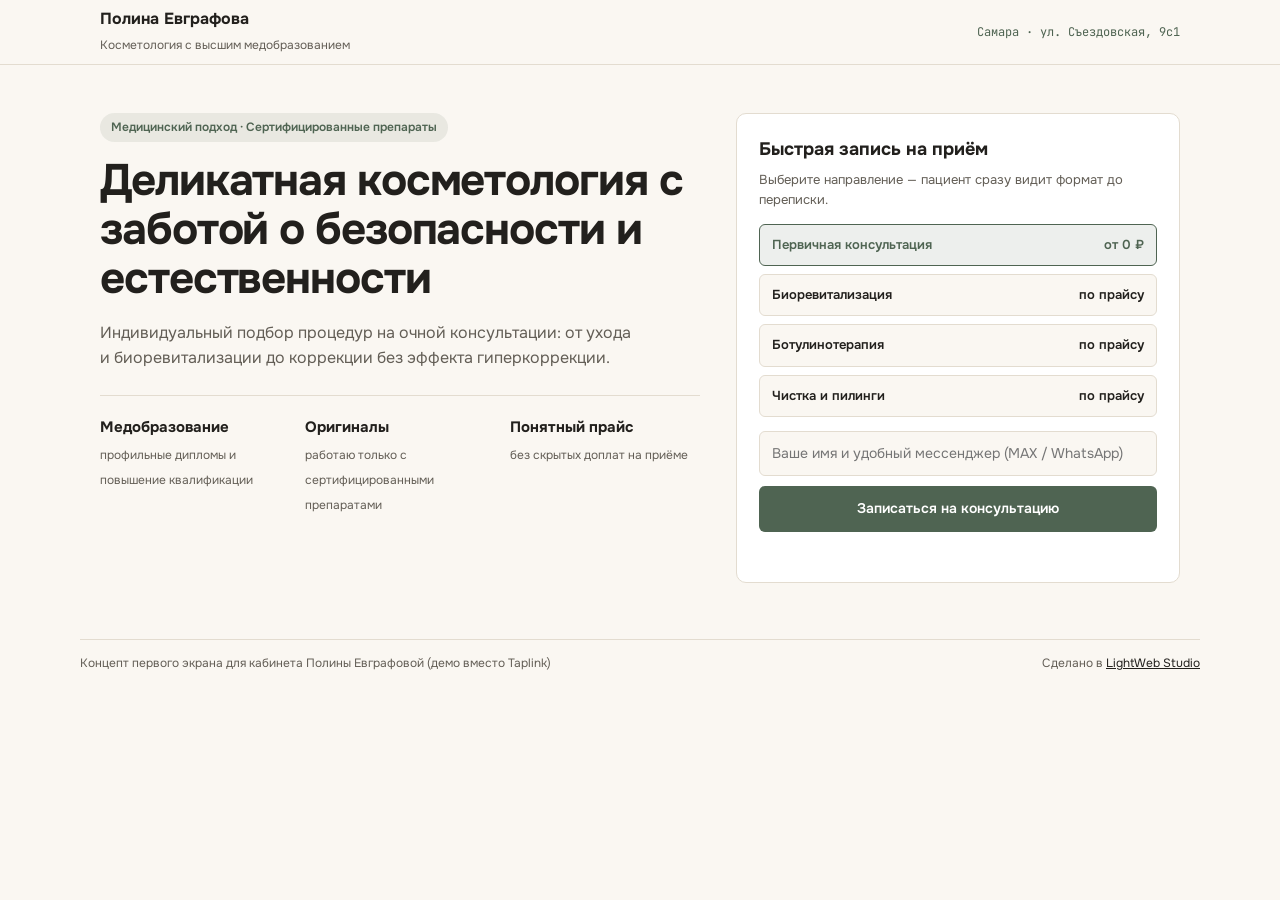
<file: preview/polina-cosmo/index.html>
<!DOCTYPE html>
<html lang="ru">
<head>
  <meta charset="UTF-8" />
  <meta name="viewport" content="width=device-width, initial-scale=1.0" />
  <meta name="robots" content="noindex, nofollow" />
  <title>Полина Евграфова — Врач-косметолог в Самаре (ул. Съездовская, 9с1)</title>
  <link rel="preconnect" href="https://fonts.googleapis.com" />
  <link rel="preconnect" href="https://fonts.gstatic.com" crossorigin />
  <link href="https://fonts.googleapis.com/css2?family=JetBrains+Mono:wght@400;600&family=Onest:wght@400;500;600;700&display=swap" rel="stylesheet" />
  <!-- Yandex.Metrika counter -->
  <script type="text/javascript">
      (function(m,e,t,r,i,k,a){
          m[i]=m[i]||function(){(m[i].a=m[i].a||[]).push(arguments)};
          m[i].l=1*new Date();
          for (var j = 0; j < document.scripts.length; j++) {if (document.scripts[j].src === r) { return; }}
          k=e.createElement(t),a=e.getElementsByTagName(t)[0],k.async=1,k.src=r,a.parentNode.insertBefore(k,a)
      })(window, document,'script','https://mc.yandex.ru/metrika/tag.js?id=114509387', 'ym');
      ym(114509387, 'init', {ssr:true, webvisor:true, clickmap:true, ecommerce:"dataLayer", referrer: document.referrer, url: location.href, accurateTrackBounce:true, trackLinks:true});
  </script>
  <!-- /Yandex.Metrika counter -->
  <style>
    :root { --bg:#faf7f2; --card:#ffffff; --ink:#22201d; --muted:#635e56; --line:#e3dcd0; --acc:#4f6452; }
    * { box-sizing: border-box; }
    body { margin: 0; font-family: "Onest", sans-serif; background: var(--bg); color: var(--ink); line-height: 1.55; }
    .wrap { max-width: 1120px; margin: 0 auto; padding: 0 20px; }
    .top { border-bottom: 1px solid var(--line); }
    .top__in { display: flex; justify-content: space-between; align-items: center; min-height: 64px; gap: 12px; flex-wrap: wrap; }
    .brand strong { display: block; font-size: 16px; }
    .brand small { color: var(--muted); font-size: 12px; }
    .addr { font-family: "JetBrains Mono", monospace; font-size: 12px; color: var(--acc); }
    .hero { padding: 48px 0 56px; }
    .grid { display: grid; grid-template-columns: 1.15fr 0.85fr; gap: 36px; align-items: start; }
    .kicker { display: inline-block; font-size: 12px; font-weight: 600; color: var(--acc); background: rgba(79,100,82,0.1); padding: 5px 11px; border-radius: 999px; margin-bottom: 14px; }
    h1 { margin: 0 0 18px; font-size: clamp(29px, 4vw, 44px); line-height: 1.12; letter-spacing: -0.025em; }
    .lead { margin: 0 0 24px; color: var(--muted); font-size: 16px; max-width: 540px; }
    .facts { display: grid; grid-template-columns: repeat(3, 1fr); gap: 14px; border-top: 1px solid var(--line); padding-top: 20px; }
    .facts strong { display: block; font-size: 15px; margin-bottom: 3px; }
    .facts span { font-size: 12px; color: var(--muted); }
    .card { background: var(--card); border: 1px solid var(--line); border-radius: 10px; padding: 22px; }
    .card h2 { margin: 0 0 6px; font-size: 18px; }
    .card p { margin: 0 0 14px; font-size: 13px; color: var(--muted); }
    .proc { display: grid; gap: 8px; margin-bottom: 14px; }
    .proc button { text-align: left; padding: 10px 12px; border: 1px solid var(--line); background: var(--bg); color: var(--ink); font: inherit; font-size: 13px; font-weight: 600; border-radius: 6px; cursor: pointer; display: flex; justify-content: space-between; }
    .proc button.on { border-color: var(--acc); background: rgba(79,100,82,0.1); color: var(--acc); }
    input { width: 100%; padding: 11px 12px; border: 1px solid var(--line); background: var(--bg); font: inherit; font-size: 14px; border-radius: 6px; margin-bottom: 10px; }
    .btn { width: 100%; padding: 12px 16px; background: var(--acc); color: #fff; border: 0; font: inherit; font-weight: 600; font-size: 14px; border-radius: 6px; cursor: pointer; }
    .res { margin-top: 10px; font-size: 13px; color: var(--acc); font-weight: 600; min-height: 18px; }
    .foot { border-top: 1px solid var(--line); padding: 14px 0; font-size: 12px; color: var(--muted); display: flex; justify-content: space-between; gap: 12px; flex-wrap: wrap; }
    .foot a { color: var(--ink); text-decoration: underline; }
    @media (max-width: 820px) { .grid, .facts { grid-template-columns: 1fr; } }
  </style>
</head>
<body>
  <noscript><div><img src="https://mc.yandex.ru/watch/114509387" style="position:absolute; left:-9999px;" alt="" /></div></noscript>
  <header class="top">
    <div class="wrap top__in">
      <div class="brand"><strong>Полина Евграфова</strong><small>Косметология с высшим медобразованием</small></div>
      <div class="addr">Самара · ул. Съездовская, 9с1</div>
    </div>
  </header>
  <main class="hero">
    <div class="wrap grid">
      <div>
        <span class="kicker">Медицинский подход · Сертифицированные препараты</span>
        <h1>Деликатная косметология с заботой о безопасности и естественности</h1>
        <p class="lead">Индивидуальный подбор процедур на очной консультации: от ухода и биоревитализации до коррекции без эффекта гиперкоррекции.</p>
        <div class="facts">
          <div><strong>Медобразование</strong><span>профильные дипломы и повышение квалификации</span></div>
          <div><strong>Оригиналы</strong><span>работаю только с сертифицированными препаратами</span></div>
          <div><strong>Понятный прайс</strong><span>без скрытых доплат на приёме</span></div>
        </div>
      </div>
      <aside class="card">
        <h2>Быстрая запись на приём</h2>
        <p>Выберите направление — пациент сразу видит формат до переписки.</p>
        <div class="proc" id="proc">
          <button type="button" class="on" data-p="Первичная консультация и подбор ухода"><span>Первичная консультация</span><span>от 0 ₽</span></button>
          <button type="button" data-p="Биоревитализация / мезотерапия"><span>Биоревитализация</span><span>по прайсу</span></button>
          <button type="button" data-p="Ботулинотерапия"><span>Ботулинотерапия</span><span>по прайсу</span></button>
          <button type="button" data-p="Чистка и пилинги"><span>Чистка и пилинги</span><span>по прайсу</span></button>
        </div>
        <input type="text" placeholder="Ваше имя и удобный мессенджер (MAX / WhatsApp)" />
        <button type="button" class="btn" id="sendBtn">Записаться на консультацию</button>
        <div class="res" id="res"></div>
      </aside>
    </div>
  </main>
  <footer class="wrap foot">
    <span>Концепт первого экрана для кабинета Полины Евграфовой (демо вместо Taplink)</span>
    <span>Сделано в <a href="https://rustanbig-eng.github.io/lightweb-studio/" target="_blank" rel="noopener">LightWeb Studio</a></span>
  </footer>
  <script>
    let chosen = "Первичная консультация и подбор ухода";
    document.getElementById("proc").addEventListener("click", (e) => {
      const b = e.target.closest("button"); if (!b) return;
      document.querySelectorAll("#proc button").forEach((x) => x.classList.remove("on"));
      b.classList.add("on"); chosen = b.dataset.p;
    });
    document.getElementById("sendBtn").addEventListener("click", () => {
      document.getElementById("res").textContent = "Демо-заявка: " + chosen;
    });
  </script>
</body>
</html>
</file>
<file: styles.css>
:root {
  color-scheme: light dark;
  --bg: #f5f2eb;
  --bg-tinted: #ece8de;
  --header-bg: rgba(245, 242, 235, 0.96);
  --surface: #ffffff;
  --ink: #141413;
  --ink-soft: #2a2926;
  --muted: #5a564e;
  --border: #d6d0c4;
  --border-strong: #b9b1a2;
  --accent: #c43e22;
  --accent-hover: #a73219;
  --btn-bg: #141413;
  --btn-fg: #f5f2eb;
  --star: #d97706;
  --star-active-bg: #fffbeb;
  --ok-color: #166534;
  --err-color: #b91c1c;
  --ink-section-bg: #141413;
  --ink-section-fg: #f5f2eb;
  --ink-section-muted: #c2bdb3;
  --ink-section-label: #9b958a;
  --ink-section-border: rgba(255, 255, 255, 0.16);
  --eyebrow-on-ink: #e87a60;
  --form-on-ink-bg: #ffffff;
  --form-on-ink-border: transparent;
  --footer-bg: #141413;
  --footer-fg: #9b958a;
  --radius: 4px;
  --container: 1160px;
}

@media (prefers-color-scheme: dark) {
  :root {
    --bg: #111110;
    --bg-tinted: #181816;
    --header-bg: rgba(17, 17, 16, 0.94);
    --surface: #1e1e1b;
    --ink: #f2efe9;
    --ink-soft: #d5d1c8;
    --muted: #a19b90;
    --border: #2d2c28;
    --border-strong: #46443e;
    --accent: #e05a3c;
    --accent-hover: #f06e50;
    --btn-bg: #f2efe9;
    --btn-fg: #111110;
    --star: #f59e0b;
    --star-active-bg: rgba(245, 158, 11, 0.15);
    --ok-color: #4ade80;
    --err-color: #f87171;
    --ink-section-bg: #0b0b0a;
    --ink-section-fg: #f2efe9;
    --ink-section-muted: #b3ada2;
    --ink-section-label: #9c968b;
    --ink-section-border: #2a2925;
    --eyebrow-on-ink: #e05a3c;
    --form-on-ink-bg: #1a1a18;
    --form-on-ink-border: #2e2d29;
    --footer-bg: #0b0b0a;
    --footer-fg: #8c867b;
  }
}

*,
*::before,
*::after {
  box-sizing: border-box;
}

html {
  scroll-behavior: smooth;
  background: var(--bg);
}

body {
  margin: 0;
  font-family: "Onest", -apple-system, BlinkMacSystemFont, "Segoe UI", sans-serif;
  background: var(--bg);
  color: var(--ink);
  line-height: 1.55;
  -webkit-font-smoothing: antialiased;
}

a {
  color: inherit;
  text-decoration: none;
}

code {
  font-family: "JetBrains Mono", ui-monospace, monospace;
  background: var(--bg-tinted);
  border: 1px solid var(--border);
  color: var(--ink);
  padding: 1px 5px;
  border-radius: 3px;
  font-size: 0.88em;
}

.container {
  max-width: var(--container);
  margin: 0 auto;
  padding: 0 24px;
}

/* Header */
.header {
  position: sticky;
  top: 0;
  z-index: 40;
  background: var(--header-bg);
  backdrop-filter: blur(10px);
  border-bottom: 1px solid var(--border);
}

.header__inner {
  display: flex;
  align-items: center;
  justify-content: space-between;
  min-height: 68px;
  gap: 16px;
}

.brand {
  display: inline-flex;
  align-items: center;
  gap: 12px;
  min-width: 0;
}

.brand__mark {
  position: relative;
  flex-shrink: 0;
  width: 36px;
  height: 36px;
  border-radius: var(--radius);
  display: grid;
  place-items: center;
  background: var(--btn-bg);
  color: var(--btn-fg);
  font-family: "JetBrains Mono", monospace;
  font-weight: 600;
  font-size: 13px;
  letter-spacing: -0.04em;
}

.brand__mark::after {
  content: "";
  position: absolute;
  top: 4px;
  right: 4px;
  width: 5px;
  height: 5px;
  border-radius: 1px;
  background: var(--accent);
}

.brand__text {
  display: flex;
  flex-direction: column;
  line-height: 1.2;
  min-width: 0;
}

.brand__text strong {
  font-size: 15px;
  font-weight: 700;
  letter-spacing: -0.01em;
  white-space: nowrap;
}

.brand__text small {
  color: var(--muted);
  font-size: 12px;
  white-space: nowrap;
}

.nav {
  display: flex;
  gap: 28px;
}

.nav a {
  color: var(--muted);
  font-size: 14px;
  font-weight: 500;
  transition: color 0.15s ease;
}

.nav a:hover {
  color: var(--ink);
}

.header__actions {
  display: flex;
  align-items: center;
  gap: 10px;
  flex-shrink: 0;
}

.burger {
  display: none;
  flex-direction: column;
  justify-content: center;
  gap: 5px;
  width: 38px;
  height: 38px;
  border-radius: var(--radius);
  background: var(--surface);
  border: 1px solid var(--border);
  padding: 0 9px;
  cursor: pointer;
  flex-shrink: 0;
}

.burger span {
  height: 1.5px;
  background: var(--ink);
}

/* Buttons */
.btn {
  display: inline-flex;
  align-items: center;
  justify-content: center;
  gap: 8px;
  padding: 12px 20px;
  border-radius: var(--radius);
  font: inherit;
  font-size: 14px;
  font-weight: 600;
  border: 1px solid transparent;
  cursor: pointer;
  white-space: nowrap;
  transition: background-color 0.15s ease, border-color 0.15s ease, color 0.15s ease;
}

.btn--sm {
  padding: 8px 14px;
  font-size: 13px;
}

.btn--full {
  width: 100%;
}

.btn--primary {
  background: var(--btn-bg);
  color: var(--btn-fg);
  border-color: var(--btn-bg);
}

.btn--primary:hover {
  background: var(--accent);
  border-color: var(--accent);
  color: #ffffff;
}

.btn--outline {
  background: transparent;
  border-color: var(--border-strong);
  color: var(--ink);
}

.btn--outline:hover {
  background: var(--surface);
  border-color: var(--ink);
}

.btn--ghost {
  background: var(--surface);
  border-color: var(--border);
  color: var(--ink);
}

.btn--ghost:hover {
  border-color: var(--ink);
}

/* Hero */
.hero {
  padding: 56px 0 48px;
  border-bottom: 1px solid var(--border);
}

.hero__grid {
  display: grid;
  grid-template-columns: 1.15fr 0.85fr;
  gap: 48px;
  align-items: start;
}

.kicker {
  display: inline-flex;
  align-items: center;
  gap: 10px;
  font-family: "JetBrains Mono", monospace;
  font-size: 12px;
  font-weight: 500;
  text-transform: uppercase;
  letter-spacing: 0.06em;
  color: var(--muted);
  margin-bottom: 20px;
}

.kicker__mark {
  width: 8px;
  height: 8px;
  background: var(--accent);
  display: inline-block;
  flex-shrink: 0;
}

.hero__title {
  margin: 0 0 20px;
  font-size: clamp(30px, 4.4vw, 50px);
  line-height: 1.08;
  font-weight: 700;
  letter-spacing: -0.03em;
  color: var(--ink);
}

.hero__subtitle {
  margin: 0 0 30px;
  color: var(--muted);
  font-size: 17px;
  max-width: 560px;
  line-height: 1.6;
}

.hero__cta {
  display: flex;
  flex-wrap: wrap;
  gap: 12px;
}

/* Studio Specification Sheet */
.spec-sheet {
  background: var(--surface);
  border: 1px solid var(--border);
  border-top: 3px solid var(--ink);
  border-radius: var(--radius);
}

.spec-sheet__head {
  display: flex;
  justify-content: space-between;
  align-items: center;
  padding: 14px 20px;
  border-bottom: 1px solid var(--border);
}

.mono-label {
  font-family: "JetBrains Mono", monospace;
  font-size: 11px;
  font-weight: 600;
  text-transform: uppercase;
  letter-spacing: 0.08em;
  color: var(--muted);
}

.spec-list {
  list-style: none;
  margin: 0;
  padding: 0;
}

.spec-list li {
  display: grid;
  grid-template-columns: 32px 1fr;
  gap: 12px;
  padding: 13px 20px;
  border-bottom: 1px solid var(--border);
  font-size: 14px;
  line-height: 1.45;
  color: var(--ink-soft);
}

.spec-list li:last-child {
  border-bottom: 0;
}

.spec-list__num {
  font-family: "JetBrains Mono", monospace;
  font-size: 12px;
  font-weight: 600;
  color: var(--accent);
  padding-top: 2px;
}

.spec-sheet__foot {
  padding: 16px 20px 20px;
  border-top: 1px solid var(--border);
  background: var(--bg);
}

.metrics-strip {
  margin-top: 48px;
  display: grid;
  grid-template-columns: repeat(3, minmax(0, 1fr));
  border-top: 1px solid var(--border);
  padding-top: 24px;
  gap: 24px;
}

.metric-item {
  display: flex;
  flex-direction: column;
  gap: 4px;
  padding-right: 16px;
  border-right: 1px solid var(--border);
}

.metric-item:last-child {
  border-right: 0;
}

.metric-item strong {
  font-size: 26px;
  font-weight: 700;
  letter-spacing: -0.02em;
  line-height: 1.15;
}

.metric-item span {
  font-size: 13px;
  color: var(--muted);
}

/* Sections */
.section {
  padding: 72px 0;
}

.section--tinted {
  background: var(--bg-tinted);
  border-top: 1px solid var(--border);
  border-bottom: 1px solid var(--border);
}

.section--ink {
  background: var(--ink-section-bg);
  color: var(--ink-section-fg);
  border-top: 1px solid var(--border);
}

.section__head {
  max-width: 640px;
  margin-bottom: 36px;
}

.section__head--row {
  max-width: none;
  display: flex;
  justify-content: space-between;
  align-items: flex-end;
  gap: 24px;
  flex-wrap: wrap;
}

.eyebrow {
  display: inline-block;
  font-family: "JetBrains Mono", monospace;
  font-size: 11px;
  font-weight: 600;
  text-transform: uppercase;
  letter-spacing: 0.08em;
  color: var(--accent);
  margin-bottom: 10px;
}

.eyebrow--light {
  color: var(--eyebrow-on-ink);
}

h2 {
  margin: 0 0 10px;
  font-size: clamp(24px, 3.2vw, 36px);
  font-weight: 700;
  letter-spacing: -0.025em;
  line-height: 1.15;
}

.section__head p {
  margin: 0;
  color: var(--muted);
  font-size: 15px;
}

/* Filters */
.filter-tabs {
  display: flex;
  gap: 4px;
  flex-wrap: wrap;
  background: var(--bg-tinted);
  padding: 4px;
  border: 1px solid var(--border);
  border-radius: var(--radius);
}

.tab {
  padding: 7px 14px;
  border-radius: 2px;
  background: transparent;
  border: 0;
  color: var(--muted);
  font: inherit;
  font-size: 13px;
  font-weight: 600;
  white-space: nowrap;
  cursor: pointer;
  transition: background-color 0.15s ease, color 0.15s ease;
}

.tab:hover {
  color: var(--ink);
}

.tab.is-active {
  background: var(--btn-bg);
  color: var(--btn-fg);
}

/* Portfolio Cards */
.projects-grid {
  display: grid;
  grid-template-columns: repeat(2, minmax(0, 1fr));
  gap: 28px;
}

.project-card {
  display: flex;
  flex-direction: column;
  background: var(--surface);
  border: 1px solid var(--border);
  border-radius: var(--radius);
  overflow: hidden;
  transition: border-color 0.18s ease;
}

.project-card:hover {
  border-color: var(--ink);
}

.project-frame__bar {
  display: flex;
  justify-content: space-between;
  align-items: center;
  padding: 10px 16px;
  border-bottom: 1px solid var(--border);
  background: var(--bg);
  font-family: "JetBrains Mono", monospace;
  font-size: 11px;
  color: var(--muted);
}

.project-frame__index {
  font-weight: 600;
  color: var(--ink);
}

.project-cover {
  position: relative;
  aspect-ratio: 16 / 10;
  background: var(--bg-tinted);
  border-bottom: 1px solid var(--border);
  overflow: hidden;
}

.project-cover img {
  display: block;
  width: 100%;
  height: 100%;
  object-fit: cover;
  object-position: top center;
  transition: transform 0.35s ease;
}

.project-card:hover .project-cover img {
  transform: scale(1.02);
}

.project-body {
  display: flex;
  flex-direction: column;
  flex: 1;
  padding: 20px;
}

.project-body h3 {
  margin: 0 0 6px;
  font-size: 19px;
  font-weight: 700;
  letter-spacing: -0.015em;
}

.project-subtitle {
  margin: 0 0 10px;
  font-size: 13px;
  font-weight: 600;
  color: var(--accent);
}

.project-desc {
  margin: 0 0 16px;
  color: var(--muted);
  font-size: 14px;
  line-height: 1.5;
  flex: 1;
}

.project-tags {
  display: flex;
  flex-wrap: wrap;
  gap: 6px;
  margin-bottom: 14px;
}

.project-tags span {
  padding: 3px 8px;
  border-radius: 2px;
  background: var(--bg);
  border: 1px solid var(--border);
  font-family: "JetBrains Mono", monospace;
  font-size: 11px;
  color: var(--ink-soft);
}

.project-result {
  padding-top: 12px;
  border-top: 1px solid var(--border);
  font-size: 12px;
  color: var(--muted);
  margin-bottom: 16px;
}

/* Services Ledger */
.ledger-3 {
  display: grid;
  grid-template-columns: repeat(3, minmax(0, 1fr));
  background: var(--surface);
  border: 1px solid var(--border);
  border-radius: var(--radius);
}

.ledger-cell {
  display: flex;
  flex-direction: column;
  padding: 26px;
  border-right: 1px solid var(--border);
}

.ledger-cell:last-child {
  border-right: 0;
}

.ledger-cell__top {
  display: flex;
  justify-content: space-between;
  align-items: center;
  margin-bottom: 18px;
}

.mono-num {
  font-family: "JetBrains Mono", monospace;
  font-size: 13px;
  font-weight: 600;
  color: var(--accent);
}

.ledger-tag {
  font-family: "JetBrains Mono", monospace;
  font-size: 11px;
  color: var(--muted);
  text-transform: uppercase;
  letter-spacing: 0.05em;
}

.ledger-cell h3 {
  margin: 0 0 10px;
  font-size: 19px;
  font-weight: 700;
  letter-spacing: -0.015em;
}

.ledger-cell p {
  margin: 0 0 20px;
  color: var(--muted);
  font-size: 14px;
  flex: 1;
}

.ledger-cell__meta {
  padding-top: 14px;
  border-top: 1px solid var(--border);
  font-family: "JetBrains Mono", monospace;
  font-size: 12px;
  font-weight: 600;
  color: var(--ink);
}

/* Steps */
.steps-grid {
  display: grid;
  grid-template-columns: repeat(4, minmax(0, 1fr));
  gap: 24px;
}

.step {
  padding-top: 18px;
  border-top: 2px solid var(--ink);
}

.step__num {
  display: inline-block;
  font-family: "JetBrains Mono", monospace;
  font-size: 12px;
  font-weight: 600;
  color: var(--accent);
  margin-bottom: 10px;
}

.step h3 {
  margin: 0 0 8px;
  font-size: 17px;
  font-weight: 700;
}

.step p {
  margin: 0;
  color: var(--muted);
  font-size: 14px;
  line-height: 1.5;
}

/* Reviews */
.reviews-layout {
  display: grid;
  grid-template-columns: 1.1fr 0.9fr;
  gap: 28px;
  align-items: start;
}

.reviews-list {
  display: grid;
  gap: 16px;
}

.review-card {
  background: var(--surface);
  border: 1px solid var(--border);
  border-radius: var(--radius);
  padding: 22px;
  display: flex;
  flex-direction: column;
  gap: 10px;
}

.review-card__top {
  display: flex;
  justify-content: space-between;
  align-items: baseline;
  gap: 12px;
  flex-wrap: wrap;
}

.review-card__author {
  font-weight: 700;
  font-size: 15px;
}

.review-card__company {
  font-size: 13px;
  color: var(--muted);
}

.review-stars {
  color: var(--star);
  font-size: 14px;
  letter-spacing: 2px;
}

.review-text {
  margin: 0;
  font-size: 14px;
  line-height: 1.55;
  color: var(--ink-soft);
}

.review-meta {
  font-family: "JetBrains Mono", monospace;
  font-size: 11px;
  color: var(--muted);
  display: flex;
  justify-content: space-between;
  gap: 8px;
  padding-top: 10px;
  border-top: 1px solid var(--border);
}

.reviews-empty {
  background: var(--surface);
  border: 1px dashed var(--border-strong);
  border-radius: var(--radius);
  padding: 28px 24px;
  color: var(--muted);
  font-size: 14px;
  line-height: 1.55;
}

.reviews-empty strong {
  display: block;
  color: var(--ink);
  font-size: 16px;
  margin-bottom: 6px;
}

/* Paper Forms */
.paper-form {
  background: var(--surface);
  color: var(--ink);
  border: 1px solid var(--border);
  border-radius: var(--radius);
  padding: 24px;
}

.paper-form--on-dark {
  background: var(--form-on-ink-bg);
  border-color: var(--form-on-ink-border);
}

.paper-form h3 {
  margin: 0 0 18px;
  font-size: 19px;
  font-weight: 700;
  letter-spacing: -0.015em;
}

.field {
  display: block;
  margin-bottom: 14px;
}

.field span {
  display: block;
  font-size: 13px;
  font-weight: 600;
  color: var(--ink-soft);
  margin-bottom: 6px;
}

.field input,
.field textarea {
  width: 100%;
  padding: 11px 13px;
  border-radius: var(--radius);
  border: 1px solid var(--border-strong);
  background: var(--bg);
  color: var(--ink);
  font: inherit;
  font-size: 14px;
  transition: border-color 0.15s ease, background-color 0.15s ease;
}

.paper-form--on-dark .field input {
  background: var(--bg);
  color: var(--ink);
  border-color: var(--border-strong);
}

.field textarea {
  resize: vertical;
  min-height: 96px;
}

.field input:focus,
.field textarea:focus {
  outline: none;
  background: var(--surface);
  border-color: var(--ink);
}

.star-picker {
  display: flex;
  gap: 6px;
}

.star-btn {
  background: var(--bg);
  border: 1px solid var(--border-strong);
  border-radius: var(--radius);
  color: var(--muted);
  font-size: 19px;
  line-height: 1;
  padding: 6px 10px;
  cursor: pointer;
  transition: color 0.15s ease, border-color 0.15s ease;
}

.star-btn.is-on {
  color: var(--star);
  border-color: var(--star);
  background: var(--star-active-bg);
}

.review-feedback {
  margin-top: 12px;
  font-size: 13px;
  line-height: 1.45;
}

.review-feedback--ok {
  color: var(--ok-color);
}

.review-feedback--err {
  color: var(--err-color);
}

.review-feedback__wa {
  display: inline-flex;
  margin-top: 8px;
}

.form-hint {
  margin: 10px 0 0;
  font-size: 12px;
  color: var(--muted);
  text-align: center;
}

/* Contacts */
.contact-grid {
  display: grid;
  grid-template-columns: 1.05fr 0.95fr;
  gap: 40px;
  align-items: start;
}

.contact-lead {
  margin: 0 0 28px;
  color: var(--ink-section-muted);
  font-size: 15px;
  max-width: 500px;
}

.contact-rows {
  border-top: 1px solid var(--ink-section-border);
}

.contact-row {
  display: flex;
  justify-content: space-between;
  align-items: center;
  gap: 16px;
  padding: 16px 0;
  border-bottom: 1px solid var(--ink-section-border);
  transition: color 0.15s ease, padding-left 0.15s ease;
}

.contact-row:hover {
  color: var(--eyebrow-on-ink);
  padding-left: 6px;
}

.contact-row__label {
  font-family: "JetBrains Mono", monospace;
  font-size: 12px;
  text-transform: uppercase;
  letter-spacing: 0.06em;
  color: var(--ink-section-label);
}

.contact-row__val {
  font-size: 15px;
  font-weight: 600;
}

/* Footer */
.footer {
  background: var(--footer-bg);
  color: var(--footer-fg);
  padding: 20px 0 26px;
  border-top: 1px solid var(--ink-section-border);
  font-size: 13px;
}

.footer__inner {
  display: flex;
  justify-content: space-between;
  gap: 12px;
  flex-wrap: wrap;
}

/* Responsive */
@media (max-width: 980px) {
  .hero__grid,
  .contact-grid,
  .reviews-layout {
    grid-template-columns: 1fr;
    gap: 32px;
  }

  .projects-grid,
  .ledger-3 {
    grid-template-columns: repeat(2, minmax(0, 1fr));
  }

  .ledger-cell {
    border-bottom: 1px solid var(--border);
  }

  .steps-grid {
    grid-template-columns: repeat(2, minmax(0, 1fr));
  }
}

@media (max-width: 680px) {
  .container {
    padding: 0 16px;
  }

  .header__inner {
    min-height: 60px;
    gap: 10px;
  }

  .brand__mark {
    width: 32px;
    height: 32px;
    font-size: 12px;
  }

  .brand__text small {
    display: none;
  }

  .header__actions .btn--sm {
    padding: 7px 11px;
    font-size: 12px;
  }

  .nav {
    display: none;
    position: absolute;
    top: 60px;
    left: 0;
    right: 0;
    flex-direction: column;
    padding: 14px 16px 18px;
    background: var(--bg);
    border-bottom: 1px solid var(--border);
    gap: 12px;
  }

  .nav.is-open {
    display: flex;
  }

  .burger {
    display: flex;
  }

  .hero {
    padding: 32px 0 36px;
  }

  .kicker {
    font-size: 11px;
    margin-bottom: 14px;
  }

  .hero__subtitle {
    font-size: 15px;
    margin-bottom: 22px;
  }

  .hero__cta {
    display: grid;
    grid-template-columns: 1fr;
    gap: 10px;
  }

  .hero__cta .btn {
    width: 100%;
  }

  .metrics-strip {
    margin-top: 28px;
    padding-top: 20px;
    grid-template-columns: 1fr;
    gap: 14px;
  }

  .section {
    padding: 48px 0;
  }

  .section__head {
    margin-bottom: 24px;
  }

  .filter-tabs {
    width: 100%;
    flex-wrap: nowrap;
    overflow-x: auto;
    -webkit-overflow-scrolling: touch;
    scrollbar-width: none;
  }

  .filter-tabs::-webkit-scrollbar {
    display: none;
  }

  .projects-grid,
  .ledger-3,
  .steps-grid {
    grid-template-columns: 1fr;
  }

  .ledger-cell {
    border-right: 0;
    padding: 20px;
  }

  .metric-item {
    border-right: 0;
    padding-right: 0;
    padding-bottom: 14px;
    border-bottom: 1px solid var(--border);
  }

  .metric-item:last-child {
    border-bottom: 0;
    padding-bottom: 0;
  }

  .contact-row {
    flex-direction: column;
    align-items: flex-start;
    gap: 4px;
    padding: 13px 0;
  }
}
</file>
<file: demos/apex-detailing/styles.css>
:root {
  --bg: #0c0e12;
  --bg-alt: #13161d;
  --surface: #181c25;
  --border: rgba(255, 255, 255, 0.09);
  --text: #f3f4f6;
  --muted: #9ca3af;
  --accent: #f59e0b;
  --accent-hover: #fbbf24;
  --radius: 16px;
  --container: 1140px;
}

*,
*::before,
*::after {
  box-sizing: border-box;
}

html {
  scroll-behavior: smooth;
}

body {
  margin: 0;
  font-family: "Manrope", -apple-system, BlinkMacSystemFont, "Segoe UI", sans-serif;
  background-color: var(--bg);
  color: var(--text);
  line-height: 1.55;
  -webkit-font-smoothing: antialiased;
}

a {
  color: inherit;
  text-decoration: none;
}

.container {
  width: 100%;
  max-width: var(--container);
  margin: 0 auto;
  padding: 0 20px;
}

/* Header */
.header {
  position: sticky;
  top: 0;
  z-index: 50;
  background: rgba(12, 14, 18, 0.85);
  backdrop-filter: blur(12px);
  border-bottom: 1px solid var(--border);
}

.header__inner {
  display: flex;
  align-items: center;
  justify-content: space-between;
  min-height: 72px;
  gap: 16px;
}

.logo {
  display: inline-flex;
  align-items: center;
  gap: 12px;
}

.logo__mark {
  display: grid;
  place-items: center;
  width: 40px;
  height: 40px;
  border-radius: 10px;
  background: linear-gradient(135deg, var(--accent), #d97706);
  color: #111317;
  font-weight: 800;
  font-size: 15px;
}

.logo__text {
  display: flex;
  flex-direction: column;
  line-height: 1.2;
}

.logo__text strong {
  font-size: 15px;
}

.logo__text small {
  color: var(--muted);
  font-size: 12px;
}

.nav {
  display: flex;
  align-items: center;
  gap: 24px;
}

.nav__link {
  color: var(--muted);
  font-size: 14px;
  font-weight: 600;
  transition: color 0.2s ease;
}

.nav__link:hover {
  color: var(--text);
}

.header__actions {
  display: flex;
  align-items: center;
  gap: 14px;
}

.phone-link {
  font-weight: 700;
  font-size: 14px;
  white-space: nowrap;
}

.burger {
  display: none;
  flex-direction: column;
  justify-content: center;
  gap: 5px;
  width: 40px;
  height: 40px;
  background: var(--surface);
  border: 1px solid var(--border);
  border-radius: 10px;
  cursor: pointer;
  padding: 0 9px;
}

.burger span {
  display: block;
  height: 2px;
  width: 100%;
  background: var(--text);
  border-radius: 2px;
}

/* Buttons */
.btn {
  display: inline-flex;
  align-items: center;
  justify-content: center;
  padding: 13px 22px;
  border-radius: 12px;
  font-weight: 700;
  font-size: 15px;
  border: 1px solid transparent;
  cursor: pointer;
  transition: transform 0.15s ease, background-color 0.2s ease, border-color 0.2s ease;
}

.btn:active {
  transform: translateY(1px);
}

.btn--sm {
  padding: 9px 16px;
  font-size: 14px;
}

.btn--full {
  width: 100%;
}

.btn--primary {
  background: var(--accent);
  color: #111317;
}

.btn--primary:hover {
  background: var(--accent-hover);
}

.btn--ghost {
  background: var(--surface);
  border-color: var(--border);
  color: var(--text);
}

.btn--ghost:hover {
  border-color: rgba(255, 255, 255, 0.25);
}

/* Hero */
.hero {
  padding: 72px 0 64px;
  background: radial-gradient(circle at 80% 20%, rgba(245, 158, 11, 0.12), transparent 45%);
}

.hero__grid {
  display: grid;
  grid-template-columns: 1.15fr 0.85fr;
  align-items: center;
  gap: 40px;
}

.badge {
  display: inline-flex;
  align-items: center;
  gap: 8px;
  padding: 7px 14px;
  border-radius: 999px;
  background: rgba(245, 158, 11, 0.12);
  border: 1px solid rgba(245, 158, 11, 0.35);
  color: #fcd34d;
  font-size: 13px;
  font-weight: 600;
  margin-bottom: 20px;
}

.hero__title {
  margin: 0 0 18px;
  font-size: clamp(30px, 4.2vw, 48px);
  line-height: 1.12;
  font-weight: 800;
  letter-spacing: -0.02em;
}

.hero__title span {
  color: var(--accent);
}

.hero__subtitle {
  margin: 0 0 28px;
  color: var(--muted);
  font-size: 17px;
  max-width: 560px;
}

.hero__cta {
  display: flex;
  flex-wrap: wrap;
  gap: 12px;
  margin-bottom: 34px;
}

.stats {
  display: grid;
  grid-template-columns: repeat(3, minmax(0, 1fr));
  gap: 16px;
  padding-top: 24px;
  border-top: 1px solid var(--border);
}

.stat strong {
  display: block;
  font-size: 22px;
  font-weight: 800;
}

.stat span {
  color: var(--muted);
  font-size: 13px;
}

.showcase-card {
  background: linear-gradient(180deg, #1b202b 0%, #12151c 100%);
  border: 1px solid var(--border);
  border-radius: 20px;
  padding: 24px;
  box-shadow: 0 24px 60px rgba(0, 0, 0, 0.45);
}

.showcase-card__top {
  display: flex;
  align-items: center;
  gap: 8px;
  color: var(--muted);
  font-size: 13px;
  margin-bottom: 12px;
}

.dot {
  width: 8px;
  height: 8px;
  border-radius: 50%;
}

.dot--amber {
  background: var(--accent);
}

.car-svg {
  width: 100%;
  height: auto;
  display: block;
  margin: 10px 0 18px;
}

.showcase-card__tags {
  display: flex;
  flex-wrap: wrap;
  gap: 8px;
}

.showcase-card__tags span {
  padding: 6px 12px;
  border-radius: 999px;
  background: rgba(255, 255, 255, 0.05);
  border: 1px solid var(--border);
  font-size: 12px;
  font-weight: 600;
  color: #e5e7eb;
}

/* Sections */
.section {
  padding: 72px 0;
}

.section--alt {
  background: var(--bg-alt);
  border-top: 1px solid var(--border);
  border-bottom: 1px solid var(--border);
}

.section__head {
  max-width: 640px;
  margin-bottom: 36px;
}

.eyebrow {
  display: inline-block;
  color: var(--accent);
  font-size: 13px;
  font-weight: 700;
  text-transform: uppercase;
  letter-spacing: 0.08em;
  margin-bottom: 8px;
}

.section__head h2,
.estimator__info h2,
.contacts-box h2 {
  margin: 0 0 10px;
  font-size: clamp(24px, 3vw, 34px);
  line-height: 1.2;
}

.section__head p,
.estimator__info p {
  margin: 0;
  color: var(--muted);
}

.cards-grid {
  display: grid;
  grid-template-columns: repeat(3, minmax(0, 1fr));
  gap: 18px;
}

.card,
.review-card {
  background: var(--surface);
  border: 1px solid var(--border);
  border-radius: var(--radius);
  padding: 24px;
  transition: border-color 0.2s ease, transform 0.2s ease;
}

.card:hover {
  border-color: rgba(245, 158, 11, 0.45);
  transform: translateY(-2px);
}

.card__num {
  color: var(--accent);
  font-weight: 800;
  font-size: 13px;
  margin-bottom: 12px;
}

.card h3 {
  margin: 0 0 8px;
  font-size: 18px;
}

.card p {
  margin: 0;
  color: var(--muted);
  font-size: 14px;
}

/* Estimator */
.estimator__grid {
  display: grid;
  grid-template-columns: 1.05fr 0.95fr;
  gap: 36px;
  align-items: start;
}

.estimator__group {
  margin-top: 24px;
}

.label {
  display: block;
  font-size: 13px;
  font-weight: 700;
  color: #d1d5db;
  margin-bottom: 10px;
}

.pill-group {
  display: flex;
  flex-wrap: wrap;
  gap: 8px;
}

.pill {
  padding: 10px 14px;
  border-radius: 10px;
  background: var(--surface);
  border: 1px solid var(--border);
  color: var(--text);
  font: inherit;
  font-size: 14px;
  font-weight: 600;
  cursor: pointer;
}

.pill.is-active {
  background: rgba(245, 158, 11, 0.16);
  border-color: var(--accent);
  color: #fcd34d;
}

.checks-grid {
  display: grid;
  grid-template-columns: repeat(2, minmax(0, 1fr));
  gap: 10px;
}

.check-chip {
  display: flex;
  align-items: center;
  gap: 10px;
  padding: 11px 12px;
  border-radius: 10px;
  background: var(--surface);
  border: 1px solid var(--border);
  font-size: 13px;
  font-weight: 600;
  cursor: pointer;
}

.check-chip input {
  accent-color: var(--accent);
}

.lead-form {
  background: var(--surface);
  border: 1px solid var(--border);
  border-radius: 20px;
  padding: 26px;
}

.lead-form h3 {
  margin: 0 0 14px;
  font-size: 20px;
}

.summary-box {
  background: rgba(255, 255, 255, 0.04);
  border: 1px solid var(--border);
  border-radius: 12px;
  padding: 12px 14px;
  font-size: 13px;
  color: #d1d5db;
  margin-bottom: 16px;
}

.field {
  display: block;
  margin-bottom: 14px;
}

.field span {
  display: block;
  font-size: 13px;
  font-weight: 600;
  margin-bottom: 6px;
  color: #d1d5db;
}

.field input {
  width: 100%;
  padding: 12px 14px;
  border-radius: 10px;
  border: 1px solid var(--border);
  background: var(--bg);
  color: var(--text);
  font: inherit;
  font-size: 14px;
}

.field input:focus {
  outline: none;
  border-color: var(--accent);
}

.consent {
  display: flex;
  align-items: flex-start;
  gap: 10px;
  font-size: 12px;
  color: var(--muted);
  margin-bottom: 16px;
  cursor: pointer;
}

.consent input {
  margin-top: 2px;
  accent-color: var(--accent);
}

.form-feedback {
  margin: 12px 0 0;
  font-size: 13px;
  min-height: 20px;
}

.form-feedback--ok {
  color: #34d399;
}

.form-feedback--err {
  color: #f87171;
}

/* Reviews */
.review-card__stars {
  color: var(--accent);
  letter-spacing: 2px;
  margin-bottom: 10px;
}

.review-card p {
  margin: 0 0 14px;
  font-size: 14px;
  color: #e5e7eb;
}

.review-card span {
  font-size: 12px;
  color: var(--muted);
}

/* Contacts */
.contacts-box {
  display: flex;
  align-items: center;
  justify-content: space-between;
  gap: 28px;
}

.contact-list {
  list-style: none;
  padding: 0;
  margin: 16px 0 0;
  display: grid;
  gap: 10px;
  color: #d1d5db;
  font-size: 15px;
}

.contact-list a {
  color: var(--accent);
  text-decoration: underline;
  text-underline-offset: 3px;
}

.contacts-box__actions {
  display: flex;
  flex-direction: column;
  gap: 12px;
  min-width: 240px;
}

/* Footer */
.footer {
  padding: 24px 0;
  border-top: 1px solid var(--border);
  color: var(--muted);
  font-size: 13px;
}

.footer__inner {
  display: flex;
  align-items: center;
  justify-content: space-between;
  gap: 12px;
  flex-wrap: wrap;
}

/* Responsive */
@media (max-width: 960px) {
  .hero__grid,
  .estimator__grid {
    grid-template-columns: 1fr;
  }

  .cards-grid {
    grid-template-columns: repeat(2, minmax(0, 1fr));
  }

  .phone-link {
    display: none;
  }
}

@media (max-width: 680px) {
  .nav {
    display: none;
    position: absolute;
    top: 72px;
    left: 0;
    right: 0;
    flex-direction: column;
    align-items: flex-start;
    padding: 16px 20px 20px;
    background: var(--bg-alt);
    border-bottom: 1px solid var(--border);
    gap: 14px;
  }

  .nav.is-open {
    display: flex;
  }

  .burger {
    display: flex;
  }

  .cards-grid,
  .checks-grid {
    grid-template-columns: 1fr;
  }

  .contacts-box {
    flex-direction: column;
    align-items: stretch;
  }

  .contacts-box__actions {
    min-width: 0;
  }
}
</file>
<file: demos/forma-mebel/assets/index-CWfypvyQ.css>
*,:before,:after{--tw-border-spacing-x: 0;--tw-border-spacing-y: 0;--tw-translate-x: 0;--tw-translate-y: 0;--tw-rotate: 0;--tw-skew-x: 0;--tw-skew-y: 0;--tw-scale-x: 1;--tw-scale-y: 1;--tw-pan-x: ;--tw-pan-y: ;--tw-pinch-zoom: ;--tw-scroll-snap-strictness: proximity;--tw-gradient-from-position: ;--tw-gradient-via-position: ;--tw-gradient-to-position: ;--tw-ordinal: ;--tw-slashed-zero: ;--tw-numeric-figure: ;--tw-numeric-spacing: ;--tw-numeric-fraction: ;--tw-ring-inset: ;--tw-ring-offset-width: 0px;--tw-ring-offset-color: #fff;--tw-ring-color: rgb(59 130 246 / .5);--tw-ring-offset-shadow: 0 0 #0000;--tw-ring-shadow: 0 0 #0000;--tw-shadow: 0 0 #0000;--tw-shadow-colored: 0 0 #0000;--tw-blur: ;--tw-brightness: ;--tw-contrast: ;--tw-grayscale: ;--tw-hue-rotate: ;--tw-invert: ;--tw-saturate: ;--tw-sepia: ;--tw-drop-shadow: ;--tw-backdrop-blur: ;--tw-backdrop-brightness: ;--tw-backdrop-contrast: ;--tw-backdrop-grayscale: ;--tw-backdrop-hue-rotate: ;--tw-backdrop-invert: ;--tw-backdrop-opacity: ;--tw-backdrop-saturate: ;--tw-backdrop-sepia: ;--tw-contain-size: ;--tw-contain-layout: ;--tw-contain-paint: ;--tw-contain-style: }::backdrop{--tw-border-spacing-x: 0;--tw-border-spacing-y: 0;--tw-translate-x: 0;--tw-translate-y: 0;--tw-rotate: 0;--tw-skew-x: 0;--tw-skew-y: 0;--tw-scale-x: 1;--tw-scale-y: 1;--tw-pan-x: ;--tw-pan-y: ;--tw-pinch-zoom: ;--tw-scroll-snap-strictness: proximity;--tw-gradient-from-position: ;--tw-gradient-via-position: ;--tw-gradient-to-position: ;--tw-ordinal: ;--tw-slashed-zero: ;--tw-numeric-figure: ;--tw-numeric-spacing: ;--tw-numeric-fraction: ;--tw-ring-inset: ;--tw-ring-offset-width: 0px;--tw-ring-offset-color: #fff;--tw-ring-color: rgb(59 130 246 / .5);--tw-ring-offset-shadow: 0 0 #0000;--tw-ring-shadow: 0 0 #0000;--tw-shadow: 0 0 #0000;--tw-shadow-colored: 0 0 #0000;--tw-blur: ;--tw-brightness: ;--tw-contrast: ;--tw-grayscale: ;--tw-hue-rotate: ;--tw-invert: ;--tw-saturate: ;--tw-sepia: ;--tw-drop-shadow: ;--tw-backdrop-blur: ;--tw-backdrop-brightness: ;--tw-backdrop-contrast: ;--tw-backdrop-grayscale: ;--tw-backdrop-hue-rotate: ;--tw-backdrop-invert: ;--tw-backdrop-opacity: ;--tw-backdrop-saturate: ;--tw-backdrop-sepia: ;--tw-contain-size: ;--tw-contain-layout: ;--tw-contain-paint: ;--tw-contain-style: }*,:before,:after{box-sizing:border-box;border-width:0;border-style:solid;border-color:#e5e7eb}:before,:after{--tw-content: ""}html,:host{line-height:1.5;-webkit-text-size-adjust:100%;-moz-tab-size:4;-o-tab-size:4;tab-size:4;font-family:Inter,-apple-system,BlinkMacSystemFont,sans-serif;font-feature-settings:normal;font-variation-settings:normal;-webkit-tap-highlight-color:transparent}body{margin:0;line-height:inherit}hr{height:0;color:inherit;border-top-width:1px}abbr:where([title]){-webkit-text-decoration:underline dotted;text-decoration:underline dotted}h1,h2,h3,h4,h5,h6{font-size:inherit;font-weight:inherit}a{color:inherit;text-decoration:inherit}b,strong{font-weight:bolder}code,kbd,samp,pre{font-family:ui-monospace,SFMono-Regular,Menlo,Monaco,Consolas,Liberation Mono,Courier New,monospace;font-feature-settings:normal;font-variation-settings:normal;font-size:1em}small{font-size:80%}sub,sup{font-size:75%;line-height:0;position:relative;vertical-align:baseline}sub{bottom:-.25em}sup{top:-.5em}table{text-indent:0;border-color:inherit;border-collapse:collapse}button,input,optgroup,select,textarea{font-family:inherit;font-feature-settings:inherit;font-variation-settings:inherit;font-size:100%;font-weight:inherit;line-height:inherit;letter-spacing:inherit;color:inherit;margin:0;padding:0}button,select{text-transform:none}button,input:where([type=button]),input:where([type=reset]),input:where([type=submit]){-webkit-appearance:button;background-color:transparent;background-image:none}:-moz-focusring{outline:auto}:-moz-ui-invalid{box-shadow:none}progress{vertical-align:baseline}::-webkit-inner-spin-button,::-webkit-outer-spin-button{height:auto}[type=search]{-webkit-appearance:textfield;outline-offset:-2px}::-webkit-search-decoration{-webkit-appearance:none}::-webkit-file-upload-button{-webkit-appearance:button;font:inherit}summary{display:list-item}blockquote,dl,dd,h1,h2,h3,h4,h5,h6,hr,figure,p,pre{margin:0}fieldset{margin:0;padding:0}legend{padding:0}ol,ul,menu{list-style:none;margin:0;padding:0}dialog{padding:0}textarea{resize:vertical}input::-moz-placeholder,textarea::-moz-placeholder{opacity:1;color:#9ca3af}input::placeholder,textarea::placeholder{opacity:1;color:#9ca3af}button,[role=button]{cursor:pointer}:disabled{cursor:default}img,svg,video,canvas,audio,iframe,embed,object{display:block;vertical-align:middle}img,video{max-width:100%;height:auto}[hidden]:where(:not([hidden=until-found])){display:none}html{scroll-behavior:smooth;background-color:#fdfdfd;color:#352b27}button,a,input,select,textarea{border-radius:0}button:focus-visible,a:focus-visible,input:focus-visible,select:focus-visible,textarea:focus-visible{outline:2px solid transparent;outline-offset:2px;--tw-ring-offset-shadow: var(--tw-ring-inset) 0 0 0 var(--tw-ring-offset-width) var(--tw-ring-offset-color);--tw-ring-shadow: var(--tw-ring-inset) 0 0 0 calc(1px + var(--tw-ring-offset-width)) var(--tw-ring-color);box-shadow:var(--tw-ring-offset-shadow),var(--tw-ring-shadow),var(--tw-shadow, 0 0 #0000);--tw-ring-opacity: 1;--tw-ring-color: rgb(181 68 27 / var(--tw-ring-opacity, 1));--tw-ring-offset-width: 2px;--tw-ring-offset-color: #FDFDFD}.fixed{position:fixed}.absolute{position:absolute}.relative{position:relative}.sticky{position:sticky}.inset-0{top:0;right:0;bottom:0;left:0}.top-0{top:0}.z-10{z-index:10}.z-40{z-index:40}.z-50{z-index:50}.col-span-2{grid-column:span 2 / span 2}.col-span-4{grid-column:span 4 / span 4}.col-span-8{grid-column:span 8 / span 8}.mx-auto{margin-left:auto;margin-right:auto}.my-6{margin-top:1.5rem;margin-bottom:1.5rem}.-mb-\[1px\]{margin-bottom:-1px}.mb-1{margin-bottom:.25rem}.mb-1\.5{margin-bottom:.375rem}.mb-10{margin-bottom:2.5rem}.mb-12{margin-bottom:3rem}.mb-14{margin-bottom:3.5rem}.mb-2{margin-bottom:.5rem}.mb-2\.5{margin-bottom:.625rem}.mb-3{margin-bottom:.75rem}.mb-4{margin-bottom:1rem}.mb-5{margin-bottom:1.25rem}.mb-6{margin-bottom:1.5rem}.mb-7{margin-bottom:1.75rem}.mb-8{margin-bottom:2rem}.ml-1{margin-left:.25rem}.mt-0\.5{margin-top:.125rem}.mt-1{margin-top:.25rem}.mt-2{margin-top:.5rem}.mt-2\.5{margin-top:.625rem}.mt-3{margin-top:.75rem}.mt-4{margin-top:1rem}.mt-8{margin-top:2rem}.block{display:block}.inline-block{display:inline-block}.flex{display:flex}.inline-flex{display:inline-flex}.grid{display:grid}.hidden{display:none}.aspect-\[16\/10\]{aspect-ratio:16/10}.aspect-\[4\/3\]{aspect-ratio:4/3}.aspect-\[4\/4\.3\]{aspect-ratio:4/4.3}.aspect-\[4\/4\.6\]{aspect-ratio:4/4.6}.aspect-square{aspect-ratio:1 / 1}.h-14{height:3.5rem}.h-3{height:.75rem}.h-\[1px\]{height:1px}.h-\[260px\]{height:260px}.h-full{height:100%}.max-h-\[92vh\]{max-height:92vh}.w-3{width:.75rem}.w-4{width:1rem}.w-full{width:100%}.min-w-0{min-width:0px}.max-w-\[1440px\]{max-width:1440px}.max-w-\[360px\]{max-width:360px}.max-w-\[400px\]{max-width:400px}.max-w-\[460px\]{max-width:460px}.max-w-\[520px\]{max-width:520px}.max-w-\[820px\]{max-width:820px}.max-w-\[980px\]{max-width:980px}.shrink-0{flex-shrink:0}.cursor-pointer{cursor:pointer}.select-none{-webkit-user-select:none;-moz-user-select:none;user-select:none}.grid-cols-1{grid-template-columns:repeat(1,minmax(0,1fr))}.grid-cols-12{grid-template-columns:repeat(12,minmax(0,1fr))}.grid-cols-2{grid-template-columns:repeat(2,minmax(0,1fr))}.flex-col{flex-direction:column}.flex-wrap{flex-wrap:wrap}.items-start{align-items:flex-start}.items-end{align-items:flex-end}.items-center{align-items:center}.items-baseline{align-items:baseline}.justify-end{justify-content:flex-end}.justify-center{justify-content:center}.justify-between{justify-content:space-between}.gap-10{gap:2.5rem}.gap-2{gap:.5rem}.gap-2\.5{gap:.625rem}.gap-3{gap:.75rem}.gap-4{gap:1rem}.gap-5{gap:1.25rem}.gap-6{gap:1.5rem}.gap-8{gap:2rem}.gap-\[4px\]{gap:4px}.gap-x-8{-moz-column-gap:2rem;column-gap:2rem}.gap-y-2{row-gap:.5rem}.space-y-1\.5>:not([hidden])~:not([hidden]){--tw-space-y-reverse: 0;margin-top:calc(.375rem * calc(1 - var(--tw-space-y-reverse)));margin-bottom:calc(.375rem * var(--tw-space-y-reverse))}.space-y-2>:not([hidden])~:not([hidden]){--tw-space-y-reverse: 0;margin-top:calc(.5rem * calc(1 - var(--tw-space-y-reverse)));margin-bottom:calc(.5rem * var(--tw-space-y-reverse))}.space-y-3>:not([hidden])~:not([hidden]){--tw-space-y-reverse: 0;margin-top:calc(.75rem * calc(1 - var(--tw-space-y-reverse)));margin-bottom:calc(.75rem * var(--tw-space-y-reverse))}.space-y-4>:not([hidden])~:not([hidden]){--tw-space-y-reverse: 0;margin-top:calc(1rem * calc(1 - var(--tw-space-y-reverse)));margin-bottom:calc(1rem * var(--tw-space-y-reverse))}.space-y-6>:not([hidden])~:not([hidden]){--tw-space-y-reverse: 0;margin-top:calc(1.5rem * calc(1 - var(--tw-space-y-reverse)));margin-bottom:calc(1.5rem * var(--tw-space-y-reverse))}.space-y-7>:not([hidden])~:not([hidden]){--tw-space-y-reverse: 0;margin-top:calc(1.75rem * calc(1 - var(--tw-space-y-reverse)));margin-bottom:calc(1.75rem * var(--tw-space-y-reverse))}.divide-y>:not([hidden])~:not([hidden]){--tw-divide-y-reverse: 0;border-top-width:calc(1px * calc(1 - var(--tw-divide-y-reverse)));border-bottom-width:calc(1px * var(--tw-divide-y-reverse))}.divide-ink\/15>:not([hidden])~:not([hidden]){border-color:#352b2726}.overflow-hidden{overflow:hidden}.overflow-y-auto{overflow-y:auto}.overflow-x-clip{overflow-x:clip}.scroll-smooth{scroll-behavior:smooth}.whitespace-nowrap{white-space:nowrap}.border{border-width:1px}.border-b{border-bottom-width:1px}.border-b-2{border-bottom-width:2px}.border-l{border-left-width:1px}.border-r{border-right-width:1px}.border-t{border-top-width:1px}.border-canvas\/20{border-color:#fdfdfd33}.border-canvas\/25{border-color:#fdfdfd40}.border-canvas\/60{border-color:#fdfdfd99}.border-ink\/10{border-color:#352b271a}.border-ink\/15{border-color:#352b2726}.border-ink\/20{border-color:#352b2733}.border-ink\/25{border-color:#352b2740}.border-terracotta{--tw-border-opacity: 1;border-color:rgb(181 68 27 / var(--tw-border-opacity, 1))}.bg-canvas{--tw-bg-opacity: 1;background-color:rgb(253 253 253 / var(--tw-bg-opacity, 1))}.bg-current{background-color:currentColor}.bg-ink\/40{background-color:#352b2766}.bg-ink\/55{background-color:#352b278c}.bg-terracotta{--tw-bg-opacity: 1;background-color:rgb(181 68 27 / var(--tw-bg-opacity, 1))}.bg-tile{--tw-bg-opacity: 1;background-color:rgb(241 241 241 / var(--tw-bg-opacity, 1))}.bg-transparent{background-color:transparent}.object-cover{-o-object-fit:cover;object-fit:cover}.p-1\.5{padding:.375rem}.p-2{padding:.5rem}.p-2\.5{padding:.625rem}.p-3{padding:.75rem}.p-5{padding:1.25rem}.p-6{padding:1.5rem}.px-1{padding-left:.25rem;padding-right:.25rem}.px-3\.5{padding-left:.875rem;padding-right:.875rem}.px-4{padding-left:1rem;padding-right:1rem}.py-12{padding-top:3rem;padding-bottom:3rem}.py-16{padding-top:4rem;padding-bottom:4rem}.py-2\.5{padding-top:.625rem;padding-bottom:.625rem}.py-3{padding-top:.75rem;padding-bottom:.75rem}.py-3\.5{padding-top:.875rem;padding-bottom:.875rem}.py-4{padding-top:1rem;padding-bottom:1rem}.py-5{padding-top:1.25rem;padding-bottom:1.25rem}.pb-1{padding-bottom:.25rem}.pb-10{padding-bottom:2.5rem}.pb-2{padding-bottom:.5rem}.pb-3{padding-bottom:.75rem}.pb-4{padding-bottom:1rem}.pb-5{padding-bottom:1.25rem}.pb-6{padding-bottom:1.5rem}.pl-10{padding-left:2.5rem}.pl-12{padding-left:3rem}.pl-3{padding-left:.75rem}.pt-1{padding-top:.25rem}.pt-14{padding-top:3.5rem}.pt-2{padding-top:.5rem}.pt-4{padding-top:1rem}.pt-5{padding-top:1.25rem}.pt-6{padding-top:1.5rem}.text-left{text-align:left}.text-center{text-align:center}.text-right{text-align:right}.font-sans{font-family:Inter,-apple-system,BlinkMacSystemFont,sans-serif}.text-\[10px\]{font-size:10px}.text-\[11px\]{font-size:11px}.text-\[12\.5px\]{font-size:12.5px}.text-\[12px\]{font-size:12px}.text-\[13px\]{font-size:13px}.text-\[14px\]{font-size:14px}.text-\[17px\]{font-size:17px}.text-\[18px\]{font-size:18px}.text-\[22px\]{font-size:22px}.text-\[23vw\]{font-size:23vw}.text-\[25vw\]{font-size:25vw}.text-\[28px\]{font-size:28px}.text-\[30px\]{font-size:30px}.text-\[32px\]{font-size:32px}.text-lg{font-size:1.125rem;line-height:1.75rem}.text-sm{font-size:.875rem;line-height:1.25rem}.font-medium{font-weight:500}.font-normal{font-weight:400}.uppercase{text-transform:uppercase}.leading-\[0\.78\]{line-height:.78}.leading-\[0\.84\]{line-height:.84}.leading-\[0\.95\]{line-height:.95}.leading-\[1\.55\]{line-height:1.55}.leading-\[1\.6\]{line-height:1.6}.leading-none{line-height:1}.leading-relaxed{line-height:1.625}.tracking-\[-0\.01em\]{letter-spacing:-.01em}.tracking-\[-0\.02em\]{letter-spacing:-.02em}.tracking-\[-0\.03em\]{letter-spacing:-.03em}.tracking-\[-0\.04em\]{letter-spacing:-.04em}.tracking-\[-0\.05em\]{letter-spacing:-.05em}.tracking-\[0\.03em\]{letter-spacing:.03em}.tracking-\[0\.04em\]{letter-spacing:.04em}.tracking-\[0\.05em\]{letter-spacing:.05em}.tracking-\[0\.06em\]{letter-spacing:.06em}.tracking-\[0\.08em\]{letter-spacing:.08em}.text-canvas{--tw-text-opacity: 1;color:rgb(253 253 253 / var(--tw-text-opacity, 1))}.text-canvas\/75{color:#fdfdfdbf}.text-canvas\/80{color:#fdfdfdcc}.text-canvas\/85{color:#fdfdfdd9}.text-canvas\/90{color:#fdfdfde6}.text-canvas\/95{color:#fdfdfdf2}.text-ink{--tw-text-opacity: 1;color:rgb(53 43 39 / var(--tw-text-opacity, 1))}.text-ink\/60{color:#352b2799}.text-ink\/80{color:#352b27cc}.text-muted{--tw-text-opacity: 1;color:rgb(141 134 130 / var(--tw-text-opacity, 1))}.text-terracotta{--tw-text-opacity: 1;color:rgb(181 68 27 / var(--tw-text-opacity, 1))}.underline{text-decoration-line:underline}.underline-offset-4{text-underline-offset:4px}.antialiased{-webkit-font-smoothing:antialiased;-moz-osx-font-smoothing:grayscale}.accent-canvas{accent-color:#FDFDFD}.opacity-100{opacity:1}.opacity-55{opacity:.55}.opacity-75{opacity:.75}.outline-none{outline:2px solid transparent;outline-offset:2px}.filter{filter:var(--tw-blur) var(--tw-brightness) var(--tw-contrast) var(--tw-grayscale) var(--tw-hue-rotate) var(--tw-invert) var(--tw-saturate) var(--tw-sepia) var(--tw-drop-shadow)}.transition{transition-property:color,background-color,border-color,text-decoration-color,fill,stroke,opacity,box-shadow,transform,filter,backdrop-filter;transition-timing-function:cubic-bezier(.4,0,.2,1);transition-duration:.15s}.transition-colors{transition-property:color,background-color,border-color,text-decoration-color,fill,stroke;transition-timing-function:cubic-bezier(.4,0,.2,1);transition-duration:.15s}.transition-opacity{transition-property:opacity;transition-timing-function:cubic-bezier(.4,0,.2,1);transition-duration:.15s}.transition-transform{transition-property:transform;transition-timing-function:cubic-bezier(.4,0,.2,1);transition-duration:.15s}.duration-500{transition-duration:.5s}input[type=range].forma-slider{-webkit-appearance:none;-moz-appearance:none;appearance:none;height:1px;background:#352b2740;outline:none}input[type=range].forma-slider::-webkit-slider-thumb{-webkit-appearance:none;-moz-appearance:none;appearance:none;width:14px;height:14px;border-radius:0;background:#b5441b;border:2px solid #fdfdfd;cursor:pointer;-webkit-transition:transform .15s ease;transition:transform .15s ease}input[type=range].forma-slider::-webkit-slider-thumb:hover{transform:scale(1.15)}input[type=range].forma-slider::-moz-range-thumb{width:14px;height:14px;border-radius:0;background:#b5441b;border:2px solid #fdfdfd;cursor:pointer}.selection\:bg-terracotta\/15 *::-moz-selection{background-color:#b5441b26}.selection\:bg-terracotta\/15 *::selection{background-color:#b5441b26}.selection\:text-ink *::-moz-selection{--tw-text-opacity: 1;color:rgb(53 43 39 / var(--tw-text-opacity, 1))}.selection\:text-ink *::selection{--tw-text-opacity: 1;color:rgb(53 43 39 / var(--tw-text-opacity, 1))}.selection\:bg-terracotta\/15::-moz-selection{background-color:#b5441b26}.selection\:bg-terracotta\/15::selection{background-color:#b5441b26}.selection\:text-ink::-moz-selection{--tw-text-opacity: 1;color:rgb(53 43 39 / var(--tw-text-opacity, 1))}.selection\:text-ink::selection{--tw-text-opacity: 1;color:rgb(53 43 39 / var(--tw-text-opacity, 1))}.placeholder\:text-canvas\/55::-moz-placeholder{color:#fdfdfd8c}.placeholder\:text-canvas\/55::placeholder{color:#fdfdfd8c}.placeholder\:text-muted::-moz-placeholder{--tw-text-opacity: 1;color:rgb(141 134 130 / var(--tw-text-opacity, 1))}.placeholder\:text-muted::placeholder{--tw-text-opacity: 1;color:rgb(141 134 130 / var(--tw-text-opacity, 1))}.hover\:scale-\[1\.03\]:hover{--tw-scale-x: 1.03;--tw-scale-y: 1.03;transform:translate(var(--tw-translate-x),var(--tw-translate-y)) rotate(var(--tw-rotate)) skew(var(--tw-skew-x)) skewY(var(--tw-skew-y)) scaleX(var(--tw-scale-x)) scaleY(var(--tw-scale-y))}.hover\:border-ink:hover{--tw-border-opacity: 1;border-color:rgb(53 43 39 / var(--tw-border-opacity, 1))}.hover\:bg-terracotta-deep:hover{--tw-bg-opacity: 1;background-color:rgb(153 54 19 / var(--tw-bg-opacity, 1))}.hover\:text-canvas\/75:hover{color:#fdfdfdbf}.hover\:text-ink:hover{--tw-text-opacity: 1;color:rgb(53 43 39 / var(--tw-text-opacity, 1))}.hover\:text-terracotta:hover{--tw-text-opacity: 1;color:rgb(181 68 27 / var(--tw-text-opacity, 1))}.hover\:opacity-100:hover{opacity:1}.hover\:opacity-75:hover{opacity:.75}.focus-visible\:ring-0:focus-visible{--tw-ring-offset-shadow: var(--tw-ring-inset) 0 0 0 var(--tw-ring-offset-width) var(--tw-ring-offset-color);--tw-ring-shadow: var(--tw-ring-inset) 0 0 0 calc(0px + var(--tw-ring-offset-width)) var(--tw-ring-color);box-shadow:var(--tw-ring-offset-shadow),var(--tw-ring-shadow),var(--tw-shadow, 0 0 #0000)}.group:hover .group-hover\:scale-\[1\.02\]{--tw-scale-x: 1.02;--tw-scale-y: 1.02;transform:translate(var(--tw-translate-x),var(--tw-translate-y)) rotate(var(--tw-rotate)) skew(var(--tw-skew-x)) skewY(var(--tw-skew-y)) scaleX(var(--tw-scale-x)) scaleY(var(--tw-scale-y))}.group:hover .group-hover\:text-terracotta{--tw-text-opacity: 1;color:rgb(181 68 27 / var(--tw-text-opacity, 1))}@media (min-width: 640px){.sm\:col-span-1{grid-column:span 1 / span 1}.sm\:my-10{margin-top:2.5rem;margin-bottom:2.5rem}.sm\:mb-14{margin-bottom:3.5rem}.sm\:mb-16{margin-bottom:4rem}.sm\:mb-20{margin-bottom:5rem}.sm\:mt-10{margin-top:2.5rem}.sm\:mt-6{margin-top:1.5rem}.sm\:h-\[420px\]{height:420px}.sm\:grid-cols-2{grid-template-columns:repeat(2,minmax(0,1fr))}.sm\:grid-cols-3{grid-template-columns:repeat(3,minmax(0,1fr))}.sm\:flex-row{flex-direction:row}.sm\:items-end{align-items:flex-end}.sm\:gap-4{gap:1rem}.sm\:gap-5{gap:1.25rem}.sm\:gap-6{gap:1.5rem}.sm\:gap-7{gap:1.75rem}.sm\:gap-x-14{-moz-column-gap:3.5rem;column-gap:3.5rem}.sm\:p-10{padding:2.5rem}.sm\:p-4{padding:1rem}.sm\:p-6{padding:1.5rem}.sm\:p-8{padding:2rem}.sm\:px-8{padding-left:2rem;padding-right:2rem}.sm\:py-16{padding-top:4rem;padding-bottom:4rem}.sm\:py-24{padding-top:6rem;padding-bottom:6rem}.sm\:pb-14{padding-bottom:3.5rem}.sm\:pl-16{padding-left:4rem}.sm\:pl-20{padding-left:5rem}.sm\:pt-10{padding-top:2.5rem}.sm\:pt-20{padding-top:5rem}.sm\:text-\[11px\]{font-size:11px}.sm\:text-\[12px\]{font-size:12px}.sm\:text-\[13px\]{font-size:13px}.sm\:text-\[15px\]{font-size:15px}.sm\:text-\[19px\]{font-size:19px}.sm\:text-\[19vw\]{font-size:19vw}.sm\:text-\[24vw\]{font-size:24vw}.sm\:text-\[26px\]{font-size:26px}.sm\:text-\[28px\]{font-size:28px}.sm\:text-\[42px\]{font-size:42px}.sm\:text-\[46px\]{font-size:46px}}@media (min-width: 768px){.md\:col-span-5{grid-column:span 5 / span 5}.md\:col-span-7{grid-column:span 7 / span 7}.md\:col-span-8{grid-column:span 8 / span 8}.md\:mt-10{margin-top:2.5rem}.md\:flex{display:flex}.md\:grid-cols-12{grid-template-columns:repeat(12,minmax(0,1fr))}.md\:grid-cols-4{grid-template-columns:repeat(4,minmax(0,1fr))}.md\:flex-row{flex-direction:row}.md\:items-end{align-items:flex-end}}@media (min-width: 1024px){.lg\:col-span-2{grid-column:span 2 / span 2}.lg\:col-span-4{grid-column:span 4 / span 4}.lg\:col-span-5{grid-column:span 5 / span 5}.lg\:col-span-7{grid-column:span 7 / span 7}.lg\:col-span-8{grid-column:span 8 / span 8}.lg\:col-start-9{grid-column-start:9}.lg\:block{display:block}.lg\:h-\[540px\]{height:540px}.lg\:grid-cols-12{grid-template-columns:repeat(12,minmax(0,1fr))}.lg\:gap-10{gap:2.5rem}.lg\:gap-12{gap:3rem}.lg\:gap-8{gap:2rem}.lg\:text-\[220px\]{font-size:220px}.lg\:text-\[290px\]{font-size:290px}.lg\:text-\[48px\]{font-size:48px}}
</file>
<file: demos/relay/assets/index-CYSUgHPr.css>
*,:before,:after{--tw-border-spacing-x: 0;--tw-border-spacing-y: 0;--tw-translate-x: 0;--tw-translate-y: 0;--tw-rotate: 0;--tw-skew-x: 0;--tw-skew-y: 0;--tw-scale-x: 1;--tw-scale-y: 1;--tw-pan-x: ;--tw-pan-y: ;--tw-pinch-zoom: ;--tw-scroll-snap-strictness: proximity;--tw-gradient-from-position: ;--tw-gradient-via-position: ;--tw-gradient-to-position: ;--tw-ordinal: ;--tw-slashed-zero: ;--tw-numeric-figure: ;--tw-numeric-spacing: ;--tw-numeric-fraction: ;--tw-ring-inset: ;--tw-ring-offset-width: 0px;--tw-ring-offset-color: #fff;--tw-ring-color: rgb(59 130 246 / .5);--tw-ring-offset-shadow: 0 0 #0000;--tw-ring-shadow: 0 0 #0000;--tw-shadow: 0 0 #0000;--tw-shadow-colored: 0 0 #0000;--tw-blur: ;--tw-brightness: ;--tw-contrast: ;--tw-grayscale: ;--tw-hue-rotate: ;--tw-invert: ;--tw-saturate: ;--tw-sepia: ;--tw-drop-shadow: ;--tw-backdrop-blur: ;--tw-backdrop-brightness: ;--tw-backdrop-contrast: ;--tw-backdrop-grayscale: ;--tw-backdrop-hue-rotate: ;--tw-backdrop-invert: ;--tw-backdrop-opacity: ;--tw-backdrop-saturate: ;--tw-backdrop-sepia: ;--tw-contain-size: ;--tw-contain-layout: ;--tw-contain-paint: ;--tw-contain-style: }::backdrop{--tw-border-spacing-x: 0;--tw-border-spacing-y: 0;--tw-translate-x: 0;--tw-translate-y: 0;--tw-rotate: 0;--tw-skew-x: 0;--tw-skew-y: 0;--tw-scale-x: 1;--tw-scale-y: 1;--tw-pan-x: ;--tw-pan-y: ;--tw-pinch-zoom: ;--tw-scroll-snap-strictness: proximity;--tw-gradient-from-position: ;--tw-gradient-via-position: ;--tw-gradient-to-position: ;--tw-ordinal: ;--tw-slashed-zero: ;--tw-numeric-figure: ;--tw-numeric-spacing: ;--tw-numeric-fraction: ;--tw-ring-inset: ;--tw-ring-offset-width: 0px;--tw-ring-offset-color: #fff;--tw-ring-color: rgb(59 130 246 / .5);--tw-ring-offset-shadow: 0 0 #0000;--tw-ring-shadow: 0 0 #0000;--tw-shadow: 0 0 #0000;--tw-shadow-colored: 0 0 #0000;--tw-blur: ;--tw-brightness: ;--tw-contrast: ;--tw-grayscale: ;--tw-hue-rotate: ;--tw-invert: ;--tw-saturate: ;--tw-sepia: ;--tw-drop-shadow: ;--tw-backdrop-blur: ;--tw-backdrop-brightness: ;--tw-backdrop-contrast: ;--tw-backdrop-grayscale: ;--tw-backdrop-hue-rotate: ;--tw-backdrop-invert: ;--tw-backdrop-opacity: ;--tw-backdrop-saturate: ;--tw-backdrop-sepia: ;--tw-contain-size: ;--tw-contain-layout: ;--tw-contain-paint: ;--tw-contain-style: }*,:before,:after{box-sizing:border-box;border-width:0;border-style:solid;border-color:#e5e7eb}:before,:after{--tw-content: ""}html,:host{line-height:1.5;-webkit-text-size-adjust:100%;-moz-tab-size:4;-o-tab-size:4;tab-size:4;font-family:Onest,system-ui,-apple-system,sans-serif;font-feature-settings:normal;font-variation-settings:normal;-webkit-tap-highlight-color:transparent}body{margin:0;line-height:inherit}hr{height:0;color:inherit;border-top-width:1px}abbr:where([title]){-webkit-text-decoration:underline dotted;text-decoration:underline dotted}h1,h2,h3,h4,h5,h6{font-size:inherit;font-weight:inherit}a{color:inherit;text-decoration:inherit}b,strong{font-weight:bolder}code,kbd,samp,pre{font-family:JetBrains Mono,monospace;font-feature-settings:normal;font-variation-settings:normal;font-size:1em}small{font-size:80%}sub,sup{font-size:75%;line-height:0;position:relative;vertical-align:baseline}sub{bottom:-.25em}sup{top:-.5em}table{text-indent:0;border-color:inherit;border-collapse:collapse}button,input,optgroup,select,textarea{font-family:inherit;font-feature-settings:inherit;font-variation-settings:inherit;font-size:100%;font-weight:inherit;line-height:inherit;letter-spacing:inherit;color:inherit;margin:0;padding:0}button,select{text-transform:none}button,input:where([type=button]),input:where([type=reset]),input:where([type=submit]){-webkit-appearance:button;background-color:transparent;background-image:none}:-moz-focusring{outline:auto}:-moz-ui-invalid{box-shadow:none}progress{vertical-align:baseline}::-webkit-inner-spin-button,::-webkit-outer-spin-button{height:auto}[type=search]{-webkit-appearance:textfield;outline-offset:-2px}::-webkit-search-decoration{-webkit-appearance:none}::-webkit-file-upload-button{-webkit-appearance:button;font:inherit}summary{display:list-item}blockquote,dl,dd,h1,h2,h3,h4,h5,h6,hr,figure,p,pre{margin:0}fieldset{margin:0;padding:0}legend{padding:0}ol,ul,menu{list-style:none;margin:0;padding:0}dialog{padding:0}textarea{resize:vertical}input::-moz-placeholder,textarea::-moz-placeholder{opacity:1;color:#9ca3af}input::placeholder,textarea::placeholder{opacity:1;color:#9ca3af}button,[role=button]{cursor:pointer}:disabled{cursor:default}img,svg,video,canvas,audio,iframe,embed,object{display:block;vertical-align:middle}img,video{max-width:100%;height:auto}[hidden]:where(:not([hidden=until-found])){display:none}:root{color-scheme:dark}body{background-color:#0b0b0d;color:#f3f2ee;font-family:Onest,system-ui,-apple-system,sans-serif;overflow-x:hidden}::-webkit-scrollbar{width:7px;height:7px}::-webkit-scrollbar-track{background:#0b0b0d}::-webkit-scrollbar-thumb{background:#2c2c35;border-radius:4px}::-webkit-scrollbar-thumb:hover{background:#42424f}.pointer-events-none{pointer-events:none}.pointer-events-auto{pointer-events:auto}.fixed{position:fixed}.absolute{position:absolute}.relative{position:relative}.inset-0{top:0;right:0;bottom:0;left:0}.inset-x-0{left:0;right:0}.bottom-0{bottom:0}.bottom-4{bottom:1rem}.left-0{left:0}.right-0{right:0}.top-0{top:0}.z-0{z-index:0}.z-10{z-index:10}.z-30{z-index:30}.z-40{z-index:40}.z-50{z-index:50}.col-span-2{grid-column:span 2 / span 2}.col-span-3{grid-column:span 3 / span 3}.mx-auto{margin-left:auto;margin-right:auto}.mb-5{margin-bottom:1.25rem}.ml-1{margin-left:.25rem}.ml-3{margin-left:.75rem}.ml-auto{margin-left:auto}.mt-0\.5{margin-top:.125rem}.mt-1{margin-top:.25rem}.mt-1\.5{margin-top:.375rem}.mt-12{margin-top:3rem}.mt-2{margin-top:.5rem}.mt-2\.5{margin-top:.625rem}.mt-3{margin-top:.75rem}.mt-3\.5{margin-top:.875rem}.mt-4{margin-top:1rem}.mt-5{margin-top:1.25rem}.mt-6{margin-top:1.5rem}.mt-7{margin-top:1.75rem}.mt-8{margin-top:2rem}.block{display:block}.inline-block{display:inline-block}.flex{display:flex}.inline-flex{display:inline-flex}.table{display:table}.grid{display:grid}.hidden{display:none}.h-1\.5{height:.375rem}.h-10{height:2.5rem}.h-12{height:3rem}.h-16{height:4rem}.h-2{height:.5rem}.h-2\.5{height:.625rem}.h-3{height:.75rem}.h-3\.5{height:.875rem}.h-36{height:9rem}.h-4{height:1rem}.h-5{height:1.25rem}.h-6{height:1.5rem}.h-60{height:15rem}.h-7{height:1.75rem}.h-8{height:2rem}.h-9{height:2.25rem}.h-\[2px\]{height:2px}.h-\[3px\]{height:3px}.h-full{height:100%}.min-h-\[168px\]{min-height:168px}.min-h-\[40px\]{min-height:40px}.min-h-screen{min-height:100vh}.w-1\.5{width:.375rem}.w-10{width:2.5rem}.w-11{width:2.75rem}.w-12{width:3rem}.w-2{width:.5rem}.w-2\.5{width:.625rem}.w-3{width:.75rem}.w-3\.5{width:.875rem}.w-4{width:1rem}.w-5{width:1.25rem}.w-6{width:1.5rem}.w-7{width:1.75rem}.w-8{width:2rem}.w-9{width:2.25rem}.w-full{width:100%}.max-w-7xl{max-width:80rem}.max-w-lg{max-width:32rem}.max-w-md{max-width:28rem}.max-w-xl{max-width:36rem}.flex-1{flex:1 1 0%}.shrink-0{flex-shrink:0}.origin-left{transform-origin:left}@keyframes spin{to{transform:rotate(360deg)}}.animate-spin{animation:spin 1s linear infinite}.cursor-not-allowed{cursor:not-allowed}.resize{resize:both}.grid-cols-1{grid-template-columns:repeat(1,minmax(0,1fr))}.grid-cols-2{grid-template-columns:repeat(2,minmax(0,1fr))}.grid-cols-3{grid-template-columns:repeat(3,minmax(0,1fr))}.grid-cols-5{grid-template-columns:repeat(5,minmax(0,1fr))}.flex-col{flex-direction:column}.flex-wrap{flex-wrap:wrap}.items-start{align-items:flex-start}.items-center{align-items:center}.items-baseline{align-items:baseline}.justify-center{justify-content:center}.justify-between{justify-content:space-between}.gap-1{gap:.25rem}.gap-1\.5{gap:.375rem}.gap-10{gap:2.5rem}.gap-2{gap:.5rem}.gap-2\.5{gap:.625rem}.gap-3{gap:.75rem}.gap-3\.5{gap:.875rem}.gap-4{gap:1rem}.gap-6{gap:1.5rem}.gap-8{gap:2rem}.gap-px{gap:1px}.space-y-2>:not([hidden])~:not([hidden]){--tw-space-y-reverse: 0;margin-top:calc(.5rem * calc(1 - var(--tw-space-y-reverse)));margin-bottom:calc(.5rem * var(--tw-space-y-reverse))}.space-y-2\.5>:not([hidden])~:not([hidden]){--tw-space-y-reverse: 0;margin-top:calc(.625rem * calc(1 - var(--tw-space-y-reverse)));margin-bottom:calc(.625rem * var(--tw-space-y-reverse))}.space-y-3\.5>:not([hidden])~:not([hidden]){--tw-space-y-reverse: 0;margin-top:calc(.875rem * calc(1 - var(--tw-space-y-reverse)));margin-bottom:calc(.875rem * var(--tw-space-y-reverse))}.space-y-4>:not([hidden])~:not([hidden]){--tw-space-y-reverse: 0;margin-top:calc(1rem * calc(1 - var(--tw-space-y-reverse)));margin-bottom:calc(1rem * var(--tw-space-y-reverse))}.divide-y>:not([hidden])~:not([hidden]){--tw-divide-y-reverse: 0;border-top-width:calc(1px * calc(1 - var(--tw-divide-y-reverse)));border-bottom-width:calc(1px * var(--tw-divide-y-reverse))}.divide-\[\#25252D\]>:not([hidden])~:not([hidden]){--tw-divide-opacity: 1;border-color:rgb(37 37 45 / var(--tw-divide-opacity, 1))}.self-start{align-self:flex-start}.overflow-hidden{overflow:hidden}.overflow-y-auto{overflow-y:auto}.scroll-smooth{scroll-behavior:smooth}.truncate{overflow:hidden;text-overflow:ellipsis;white-space:nowrap}.whitespace-nowrap{white-space:nowrap}.rounded{border-radius:.25rem}.rounded-\[2px\]{border-radius:2px}.rounded-\[3px\]{border-radius:3px}.rounded-\[4px\]{border-radius:4px}.rounded-full{border-radius:9999px}.rounded-lg{border-radius:.5rem}.rounded-md{border-radius:.375rem}.rounded-xl{border-radius:.75rem}.border{border-width:1px}.border-b{border-bottom-width:1px}.border-l{border-left-width:1px}.border-t{border-top-width:1px}.border-dashed{border-style:dashed}.border-\[\#1C1C22\]{--tw-border-opacity: 1;border-color:rgb(28 28 34 / var(--tw-border-opacity, 1))}.border-\[\#1E1E24\]{--tw-border-opacity: 1;border-color:rgb(30 30 36 / var(--tw-border-opacity, 1))}.border-\[\#202026\]{--tw-border-opacity: 1;border-color:rgb(32 32 38 / var(--tw-border-opacity, 1))}.border-\[\#202027\]{--tw-border-opacity: 1;border-color:rgb(32 32 39 / var(--tw-border-opacity, 1))}.border-\[\#222229\]{--tw-border-opacity: 1;border-color:rgb(34 34 41 / var(--tw-border-opacity, 1))}.border-\[\#22C55E\]\/35{border-color:#22c55e59}.border-\[\#22C55E\]\/40{border-color:#22c55e66}.border-\[\#23232B\]{--tw-border-opacity: 1;border-color:rgb(35 35 43 / var(--tw-border-opacity, 1))}.border-\[\#25252D\]{--tw-border-opacity: 1;border-color:rgb(37 37 45 / var(--tw-border-opacity, 1))}.border-\[\#2A2A34\]{--tw-border-opacity: 1;border-color:rgb(42 42 52 / var(--tw-border-opacity, 1))}.border-\[\#2B2B34\]{--tw-border-opacity: 1;border-color:rgb(43 43 52 / var(--tw-border-opacity, 1))}.border-\[\#2C2C36\]{--tw-border-opacity: 1;border-color:rgb(44 44 54 / var(--tw-border-opacity, 1))}.border-\[\#2E2E38\]{--tw-border-opacity: 1;border-color:rgb(46 46 56 / var(--tw-border-opacity, 1))}.border-\[\#343440\]{--tw-border-opacity: 1;border-color:rgb(52 52 64 / var(--tw-border-opacity, 1))}.border-\[\#383844\]{--tw-border-opacity: 1;border-color:rgb(56 56 68 / var(--tw-border-opacity, 1))}.border-\[\#3B3B47\]{--tw-border-opacity: 1;border-color:rgb(59 59 71 / var(--tw-border-opacity, 1))}.border-\[\#F3F2EE\]{--tw-border-opacity: 1;border-color:rgb(243 242 238 / var(--tw-border-opacity, 1))}.border-\[\#F3F2EE\]\/35{border-color:#f3f2ee59}.border-\[\#FF4D1C\]{--tw-border-opacity: 1;border-color:rgb(255 77 28 / var(--tw-border-opacity, 1))}.border-\[\#FF4D1C\]\/50{border-color:#ff4d1c80}.border-\[\#FF4D1C\]\/60{border-color:#ff4d1c99}.border-\[\#FF4D1C\]\/70{border-color:#ff4d1cb3}.bg-\[\#0B0B0D\]{--tw-bg-opacity: 1;background-color:rgb(11 11 13 / var(--tw-bg-opacity, 1))}.bg-\[\#0B0B0D\]\/90{background-color:#0b0b0de6}.bg-\[\#0E0E11\]{--tw-bg-opacity: 1;background-color:rgb(14 14 17 / var(--tw-bg-opacity, 1))}.bg-\[\#111114\]{--tw-bg-opacity: 1;background-color:rgb(17 17 20 / var(--tw-bg-opacity, 1))}.bg-\[\#121216\]{--tw-bg-opacity: 1;background-color:rgb(18 18 22 / var(--tw-bg-opacity, 1))}.bg-\[\#141418\]{--tw-bg-opacity: 1;background-color:rgb(20 20 24 / var(--tw-bg-opacity, 1))}.bg-\[\#16161B\]{--tw-bg-opacity: 1;background-color:rgb(22 22 27 / var(--tw-bg-opacity, 1))}.bg-\[\#18181D\]{--tw-bg-opacity: 1;background-color:rgb(24 24 29 / var(--tw-bg-opacity, 1))}.bg-\[\#222229\]{--tw-bg-opacity: 1;background-color:rgb(34 34 41 / var(--tw-bg-opacity, 1))}.bg-\[\#22C55E\]{--tw-bg-opacity: 1;background-color:rgb(34 197 94 / var(--tw-bg-opacity, 1))}.bg-\[\#22C55E\]\/10{background-color:#22c55e1a}.bg-\[\#23232A\]{--tw-bg-opacity: 1;background-color:rgb(35 35 42 / var(--tw-bg-opacity, 1))}.bg-\[\#25252D\]{--tw-bg-opacity: 1;background-color:rgb(37 37 45 / var(--tw-bg-opacity, 1))}.bg-\[\#32323D\]{--tw-bg-opacity: 1;background-color:rgb(50 50 61 / var(--tw-bg-opacity, 1))}.bg-\[\#52525B\]{--tw-bg-opacity: 1;background-color:rgb(82 82 91 / var(--tw-bg-opacity, 1))}.bg-\[\#63636E\]{--tw-bg-opacity: 1;background-color:rgb(99 99 110 / var(--tw-bg-opacity, 1))}.bg-\[\#F3F2EE\]{--tw-bg-opacity: 1;background-color:rgb(243 242 238 / var(--tw-bg-opacity, 1))}.bg-\[\#FF4D1C\]{--tw-bg-opacity: 1;background-color:rgb(255 77 28 / var(--tw-bg-opacity, 1))}.bg-\[\#FF4D1C\]\/10{background-color:#ff4d1c1a}.bg-\[\#FF4D1C\]\/15{background-color:#ff4d1c26}.bg-black\/70{background-color:#000000b3}.p-0\.5{padding:.125rem}.p-1{padding:.25rem}.p-1\.5{padding:.375rem}.p-4{padding:1rem}.p-5{padding:1.25rem}.p-6{padding:1.5rem}.px-2{padding-left:.5rem;padding-right:.5rem}.px-2\.5{padding-left:.625rem;padding-right:.625rem}.px-3{padding-left:.75rem;padding-right:.75rem}.px-3\.5{padding-left:.875rem;padding-right:.875rem}.px-4{padding-left:1rem;padding-right:1rem}.px-5{padding-left:1.25rem;padding-right:1.25rem}.px-6{padding-left:1.5rem;padding-right:1.5rem}.py-0\.5{padding-top:.125rem;padding-bottom:.125rem}.py-1{padding-top:.25rem;padding-bottom:.25rem}.py-1\.5{padding-top:.375rem;padding-bottom:.375rem}.py-10{padding-top:2.5rem;padding-bottom:2.5rem}.py-12{padding-top:3rem;padding-bottom:3rem}.py-2{padding-top:.5rem;padding-bottom:.5rem}.py-2\.5{padding-top:.625rem;padding-bottom:.625rem}.py-3{padding-top:.75rem;padding-bottom:.75rem}.py-3\.5{padding-top:.875rem;padding-bottom:.875rem}.py-4{padding-top:1rem;padding-bottom:1rem}.py-5{padding-top:1.25rem;padding-bottom:1.25rem}.pb-0\.5{padding-bottom:.125rem}.pb-12{padding-bottom:3rem}.pb-24{padding-bottom:6rem}.pb-3\.5{padding-bottom:.875rem}.pb-4{padding-bottom:1rem}.pb-5{padding-bottom:1.25rem}.pb-6{padding-bottom:1.5rem}.pl-4{padding-left:1rem}.pr-4{padding-right:1rem}.pt-1{padding-top:.25rem}.pt-10{padding-top:2.5rem}.pt-16{padding-top:4rem}.pt-3{padding-top:.75rem}.pt-4{padding-top:1rem}.pt-5{padding-top:1.25rem}.pt-6{padding-top:1.5rem}.pt-8{padding-top:2rem}.text-left{text-align:left}.text-center{text-align:center}.font-display{font-family:Onest,system-ui,-apple-system,sans-serif}.font-mono{font-family:JetBrains Mono,monospace}.text-2xl{font-size:1.5rem;line-height:2rem}.text-\[10px\]{font-size:10px}.text-\[11px\]{font-size:11px}.text-\[2rem\]{font-size:2rem}.text-base{font-size:1rem;line-height:1.5rem}.text-lg{font-size:1.125rem;line-height:1.75rem}.text-sm{font-size:.875rem;line-height:1.25rem}.text-xl{font-size:1.25rem;line-height:1.75rem}.text-xs{font-size:.75rem;line-height:1rem}.font-bold{font-weight:700}.font-medium{font-weight:500}.font-normal{font-weight:400}.font-semibold{font-weight:600}.uppercase{text-transform:uppercase}.tabular-nums{--tw-numeric-spacing: tabular-nums;font-variant-numeric:var(--tw-ordinal) var(--tw-slashed-zero) var(--tw-numeric-figure) var(--tw-numeric-spacing) var(--tw-numeric-fraction)}.leading-\[1\.06\]{line-height:1.06}.leading-relaxed{line-height:1.625}.tracking-\[-0\.025em\]{letter-spacing:-.025em}.tracking-\[-0\.02em\]{letter-spacing:-.02em}.tracking-\[-0\.035em\]{letter-spacing:-.035em}.tracking-\[0\.14em\]{letter-spacing:.14em}.tracking-wider{letter-spacing:.05em}.text-\[\#0B0B0D\]{--tw-text-opacity: 1;color:rgb(11 11 13 / var(--tw-text-opacity, 1))}.text-\[\#22C55E\]{--tw-text-opacity: 1;color:rgb(34 197 94 / var(--tw-text-opacity, 1))}.text-\[\#52525B\]{--tw-text-opacity: 1;color:rgb(82 82 91 / var(--tw-text-opacity, 1))}.text-\[\#63636E\]{--tw-text-opacity: 1;color:rgb(99 99 110 / var(--tw-text-opacity, 1))}.text-\[\#7A7A86\]{--tw-text-opacity: 1;color:rgb(122 122 134 / var(--tw-text-opacity, 1))}.text-\[\#8C8C98\]{--tw-text-opacity: 1;color:rgb(140 140 152 / var(--tw-text-opacity, 1))}.text-\[\#A1A1AA\]{--tw-text-opacity: 1;color:rgb(161 161 170 / var(--tw-text-opacity, 1))}.text-\[\#D4D4D8\]{--tw-text-opacity: 1;color:rgb(212 212 216 / var(--tw-text-opacity, 1))}.text-\[\#F3F2EE\]{--tw-text-opacity: 1;color:rgb(243 242 238 / var(--tw-text-opacity, 1))}.text-\[\#FF4D1C\]{--tw-text-opacity: 1;color:rgb(255 77 28 / var(--tw-text-opacity, 1))}.text-transparent{color:transparent}.text-white{--tw-text-opacity: 1;color:rgb(255 255 255 / var(--tw-text-opacity, 1))}.line-through{text-decoration-line:line-through}.antialiased{-webkit-font-smoothing:antialiased;-moz-osx-font-smoothing:grayscale}.opacity-35{opacity:.35}.opacity-75{opacity:.75}.shadow-2xl{--tw-shadow: 0 25px 50px -12px rgb(0 0 0 / .25);--tw-shadow-colored: 0 25px 50px -12px var(--tw-shadow-color);box-shadow:var(--tw-ring-offset-shadow, 0 0 #0000),var(--tw-ring-shadow, 0 0 #0000),var(--tw-shadow)}.outline-none{outline:2px solid transparent;outline-offset:2px}.filter{filter:var(--tw-blur) var(--tw-brightness) var(--tw-contrast) var(--tw-grayscale) var(--tw-hue-rotate) var(--tw-invert) var(--tw-saturate) var(--tw-sepia) var(--tw-drop-shadow)}.backdrop-blur-\[2px\]{--tw-backdrop-blur: blur(2px);-webkit-backdrop-filter:var(--tw-backdrop-blur) var(--tw-backdrop-brightness) var(--tw-backdrop-contrast) var(--tw-backdrop-grayscale) var(--tw-backdrop-hue-rotate) var(--tw-backdrop-invert) var(--tw-backdrop-opacity) var(--tw-backdrop-saturate) var(--tw-backdrop-sepia);backdrop-filter:var(--tw-backdrop-blur) var(--tw-backdrop-brightness) var(--tw-backdrop-contrast) var(--tw-backdrop-grayscale) var(--tw-backdrop-hue-rotate) var(--tw-backdrop-invert) var(--tw-backdrop-opacity) var(--tw-backdrop-saturate) var(--tw-backdrop-sepia)}.backdrop-blur-md{--tw-backdrop-blur: blur(12px);-webkit-backdrop-filter:var(--tw-backdrop-blur) var(--tw-backdrop-brightness) var(--tw-backdrop-contrast) var(--tw-backdrop-grayscale) var(--tw-backdrop-hue-rotate) var(--tw-backdrop-invert) var(--tw-backdrop-opacity) var(--tw-backdrop-saturate) var(--tw-backdrop-sepia);backdrop-filter:var(--tw-backdrop-blur) var(--tw-backdrop-brightness) var(--tw-backdrop-contrast) var(--tw-backdrop-grayscale) var(--tw-backdrop-hue-rotate) var(--tw-backdrop-invert) var(--tw-backdrop-opacity) var(--tw-backdrop-saturate) var(--tw-backdrop-sepia)}.transition{transition-property:color,background-color,border-color,text-decoration-color,fill,stroke,opacity,box-shadow,transform,filter,backdrop-filter;transition-timing-function:cubic-bezier(.4,0,.2,1);transition-duration:.15s}.transition-colors{transition-property:color,background-color,border-color,text-decoration-color,fill,stroke;transition-timing-function:cubic-bezier(.4,0,.2,1);transition-duration:.15s}.transition-transform{transition-property:transform;transition-timing-function:cubic-bezier(.4,0,.2,1);transition-duration:.15s}.duration-200{transition-duration:.2s}.hw-panel{background-color:#111114;border:1px solid #25252d;box-shadow:inset 0 1px #ffffff0a,0 18px 40px -20px #000000b3}.hw-inset{background-color:#0b0b0d;border:1px solid #222229;box-shadow:inset 0 2px 6px #0000008c}.dot-matrix{background-image:radial-gradient(rgba(243,242,238,.06) 1px,transparent 1px);background-size:24px 24px}.metal-grain{background-image:url("data:image/svg+xml,%3Csvg viewBox='0 0 160 160' xmlns='http://www.w3.org/2000/svg'%3E%3Cfilter id='n'%3E%3CfeTurbulence type='fractalNoise' baseFrequency='0.9' numOctaves='2' stitchTiles='stitch'/%3E%3C/filter%3E%3Crect width='100%25' height='100%25' filter='url(%23n)' opacity='0.025'/%3E%3C/svg%3E")}input[type=range].hw-slider{-webkit-appearance:none;-moz-appearance:none;appearance:none;height:4px;background:#25252d;border-radius:2px;outline:none}input[type=range].hw-slider::-webkit-slider-thumb{-webkit-appearance:none;-moz-appearance:none;appearance:none;width:16px;height:16px;border-radius:3px;background:#ff4d1c;border:1px solid #f3f2ee;cursor:pointer;-webkit-transition:transform .15s ease;transition:transform .15s ease}input[type=range].hw-slider::-webkit-slider-thumb:hover{transform:scale(1.12)}input[type=range].hw-slider::-moz-range-thumb{width:16px;height:16px;border-radius:3px;background:#ff4d1c;border:1px solid #f3f2ee;cursor:pointer}.selection\:bg-\[\#FF4D1C\]\/30 *::-moz-selection{background-color:#ff4d1c4d}.selection\:bg-\[\#FF4D1C\]\/30 *::selection{background-color:#ff4d1c4d}.selection\:text-white *::-moz-selection{--tw-text-opacity: 1;color:rgb(255 255 255 / var(--tw-text-opacity, 1))}.selection\:text-white *::selection{--tw-text-opacity: 1;color:rgb(255 255 255 / var(--tw-text-opacity, 1))}.selection\:bg-\[\#FF4D1C\]\/30::-moz-selection{background-color:#ff4d1c4d}.selection\:bg-\[\#FF4D1C\]\/30::selection{background-color:#ff4d1c4d}.selection\:text-white::-moz-selection{--tw-text-opacity: 1;color:rgb(255 255 255 / var(--tw-text-opacity, 1))}.selection\:text-white::selection{--tw-text-opacity: 1;color:rgb(255 255 255 / var(--tw-text-opacity, 1))}.hover\:border-\[\#2E2E38\]:hover{--tw-border-opacity: 1;border-color:rgb(46 46 56 / var(--tw-border-opacity, 1))}.hover\:border-\[\#343440\]:hover{--tw-border-opacity: 1;border-color:rgb(52 52 64 / var(--tw-border-opacity, 1))}.hover\:border-\[\#3A3A46\]:hover{--tw-border-opacity: 1;border-color:rgb(58 58 70 / var(--tw-border-opacity, 1))}.hover\:border-\[\#3E3E4A\]:hover{--tw-border-opacity: 1;border-color:rgb(62 62 74 / var(--tw-border-opacity, 1))}.hover\:border-\[\#42424F\]:hover{--tw-border-opacity: 1;border-color:rgb(66 66 79 / var(--tw-border-opacity, 1))}.hover\:border-\[\#F3F2EE\]\/40:hover{border-color:#f3f2ee66}.hover\:bg-\[\#151519\]:hover{--tw-bg-opacity: 1;background-color:rgb(21 21 25 / var(--tw-bg-opacity, 1))}.hover\:bg-\[\#17171C\]:hover{--tw-bg-opacity: 1;background-color:rgb(23 23 28 / var(--tw-bg-opacity, 1))}.hover\:bg-\[\#1C1C22\]:hover{--tw-bg-opacity: 1;background-color:rgb(28 28 34 / var(--tw-bg-opacity, 1))}.hover\:bg-\[\#1E1E24\]:hover{--tw-bg-opacity: 1;background-color:rgb(30 30 36 / var(--tw-bg-opacity, 1))}.hover\:bg-\[\#1E1E25\]:hover{--tw-bg-opacity: 1;background-color:rgb(30 30 37 / var(--tw-bg-opacity, 1))}.hover\:bg-\[\#222229\]:hover{--tw-bg-opacity: 1;background-color:rgb(34 34 41 / var(--tw-bg-opacity, 1))}.hover\:bg-\[\#FF5E33\]:hover{--tw-bg-opacity: 1;background-color:rgb(255 94 51 / var(--tw-bg-opacity, 1))}.hover\:bg-white:hover{--tw-bg-opacity: 1;background-color:rgb(255 255 255 / var(--tw-bg-opacity, 1))}.hover\:text-\[\#A1A1AA\]:hover{--tw-text-opacity: 1;color:rgb(161 161 170 / var(--tw-text-opacity, 1))}.hover\:text-\[\#F3F2EE\]:hover{--tw-text-opacity: 1;color:rgb(243 242 238 / var(--tw-text-opacity, 1))}.hover\:text-\[\#FF4D1C\]:hover{--tw-text-opacity: 1;color:rgb(255 77 28 / var(--tw-text-opacity, 1))}.focus\:border-\[\#FF4D1C\]:focus{--tw-border-opacity: 1;border-color:rgb(255 77 28 / var(--tw-border-opacity, 1))}.disabled\:cursor-not-allowed:disabled{cursor:not-allowed}.disabled\:opacity-40:disabled{opacity:.4}.group:hover .group-hover\:translate-x-0\.5{--tw-translate-x: .125rem;transform:translate(var(--tw-translate-x),var(--tw-translate-y)) rotate(var(--tw-rotate)) skew(var(--tw-skew-x)) skewY(var(--tw-skew-y)) scaleX(var(--tw-scale-x)) scaleY(var(--tw-scale-y))}.group:hover .group-hover\:translate-y-0\.5{--tw-translate-y: .125rem;transform:translate(var(--tw-translate-x),var(--tw-translate-y)) rotate(var(--tw-rotate)) skew(var(--tw-skew-x)) skewY(var(--tw-skew-y)) scaleX(var(--tw-scale-x)) scaleY(var(--tw-scale-y))}.group:hover .group-hover\:scale-105{--tw-scale-x: 1.05;--tw-scale-y: 1.05;transform:translate(var(--tw-translate-x),var(--tw-translate-y)) rotate(var(--tw-rotate)) skew(var(--tw-skew-x)) skewY(var(--tw-skew-y)) scaleX(var(--tw-scale-x)) scaleY(var(--tw-scale-y))}@media (min-width: 640px){.sm\:inline{display:inline}.sm\:grid-cols-2{grid-template-columns:repeat(2,minmax(0,1fr))}.sm\:grid-cols-3{grid-template-columns:repeat(3,minmax(0,1fr))}.sm\:flex-row{flex-direction:row}.sm\:items-end{align-items:flex-end}.sm\:items-center{align-items:center}.sm\:gap-3{gap:.75rem}.sm\:self-auto{align-self:auto}.sm\:p-6{padding:1.5rem}.sm\:p-8{padding:2rem}.sm\:px-3\.5{padding-left:.875rem;padding-right:.875rem}.sm\:px-4{padding-left:1rem;padding-right:1rem}.sm\:px-6{padding-left:1.5rem;padding-right:1.5rem}.sm\:text-2xl{font-size:1.5rem;line-height:2rem}.sm\:text-3xl{font-size:1.875rem;line-height:2.25rem}.sm\:text-4xl{font-size:2.25rem;line-height:2.5rem}.sm\:text-5xl{font-size:3rem;line-height:1}.sm\:text-\[17px\]{font-size:17px}.sm\:text-base{font-size:1rem;line-height:1.5rem}}@media (min-width: 768px){.md\:flex{display:flex}.md\:grid-cols-3{grid-template-columns:repeat(3,minmax(0,1fr))}}@media (min-width: 1024px){.lg\:col-span-4{grid-column:span 4 / span 4}.lg\:col-span-5{grid-column:span 5 / span 5}.lg\:col-span-7{grid-column:span 7 / span 7}.lg\:col-span-8{grid-column:span 8 / span 8}.lg\:grid-cols-12{grid-template-columns:repeat(12,minmax(0,1fr))}.lg\:grid-cols-4{grid-template-columns:repeat(4,minmax(0,1fr))}.lg\:flex-row{flex-direction:row}.lg\:items-end{align-items:flex-end}.lg\:gap-12{gap:3rem}.lg\:py-14{padding-top:3.5rem;padding-bottom:3.5rem}.lg\:py-16{padding-top:4rem;padding-bottom:4rem}.lg\:pb-16{padding-bottom:4rem}.lg\:pt-14{padding-top:3.5rem}.lg\:pt-3{padding-top:.75rem}.lg\:text-\[3\.4rem\]{font-size:3.4rem}}
</file>
